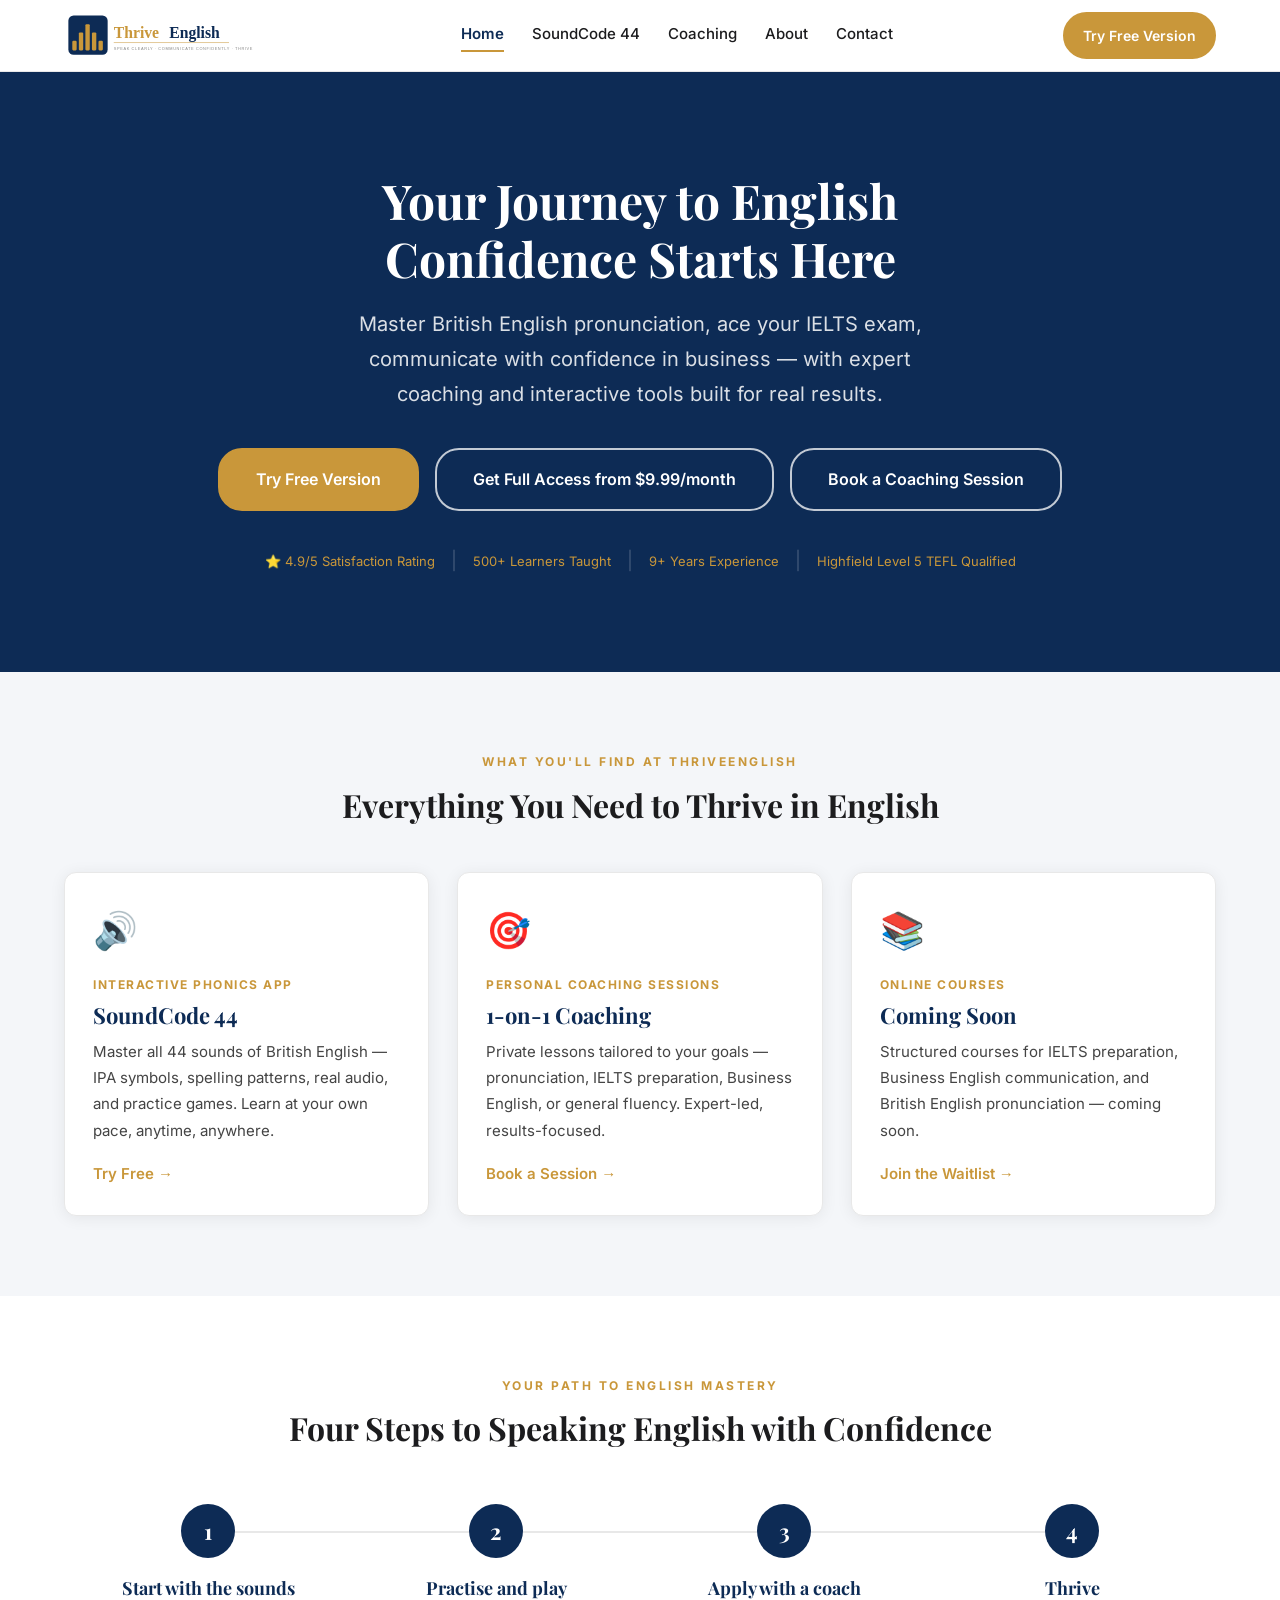
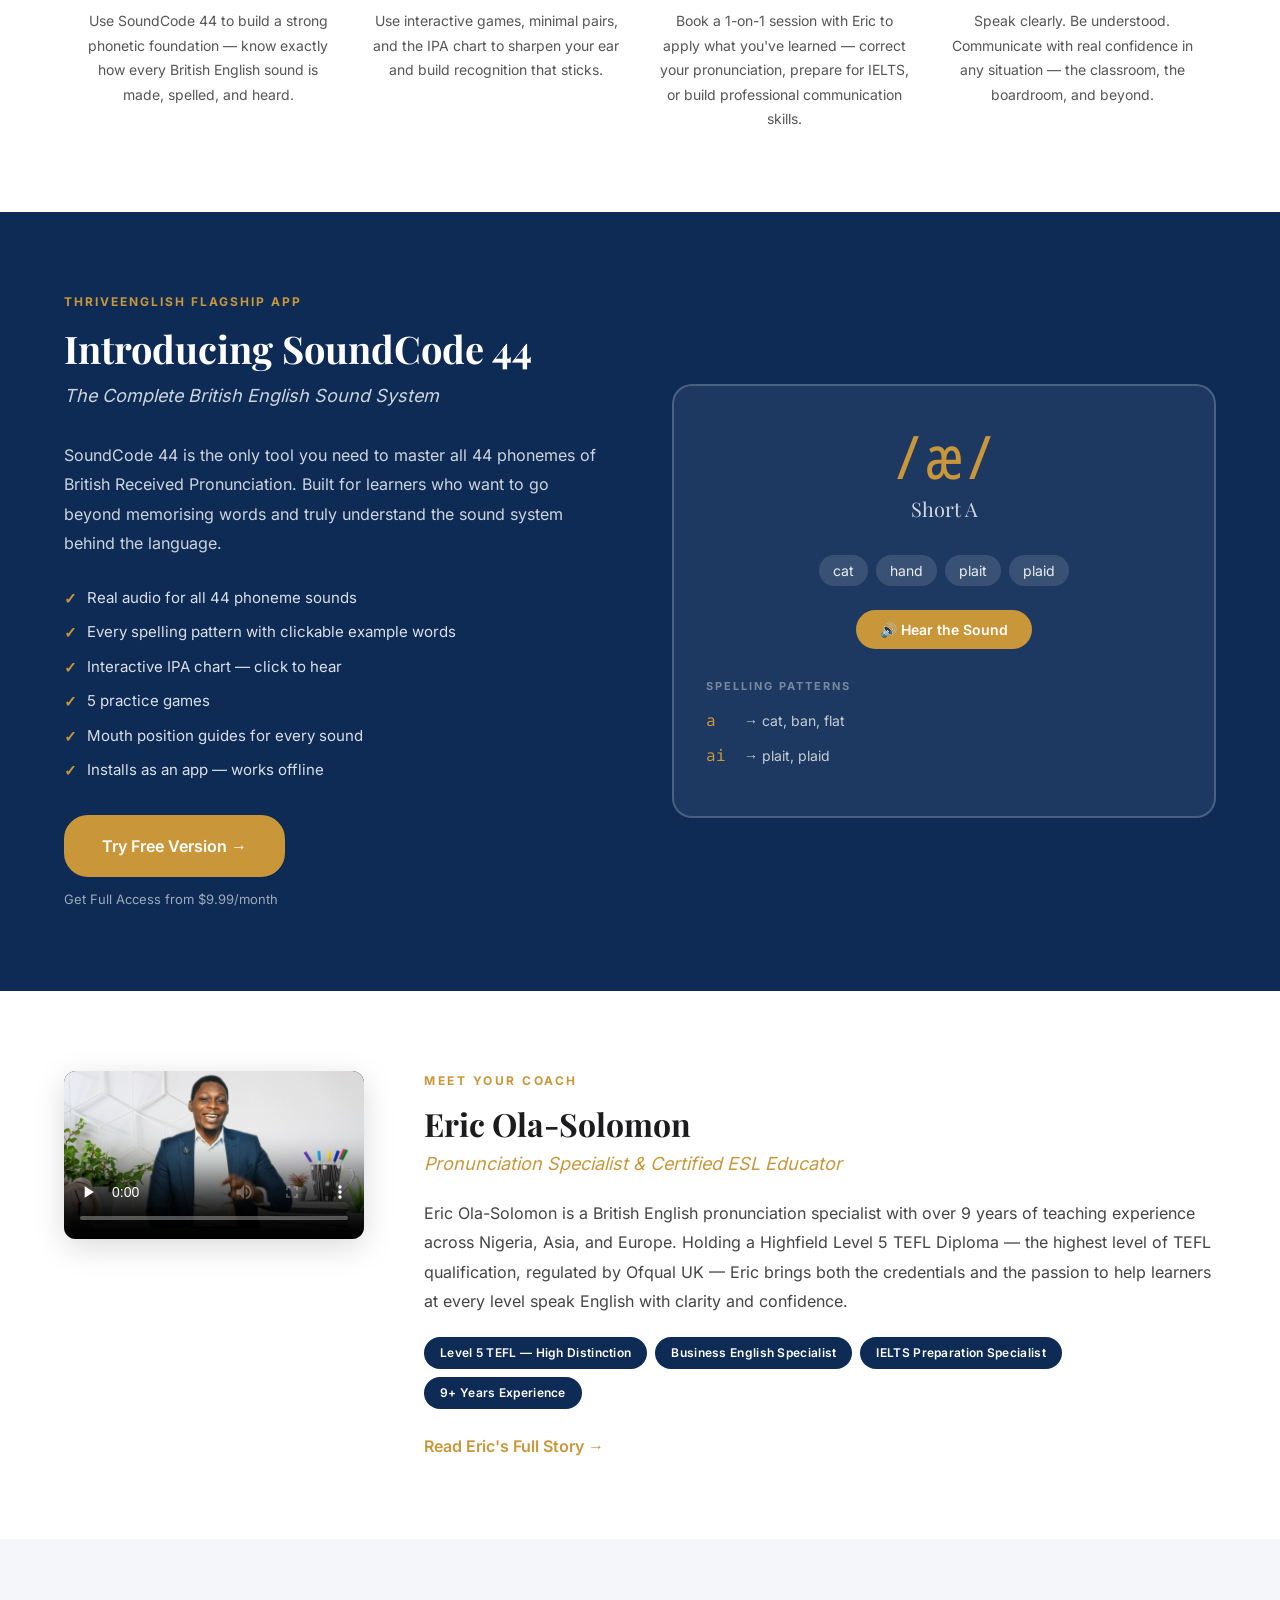
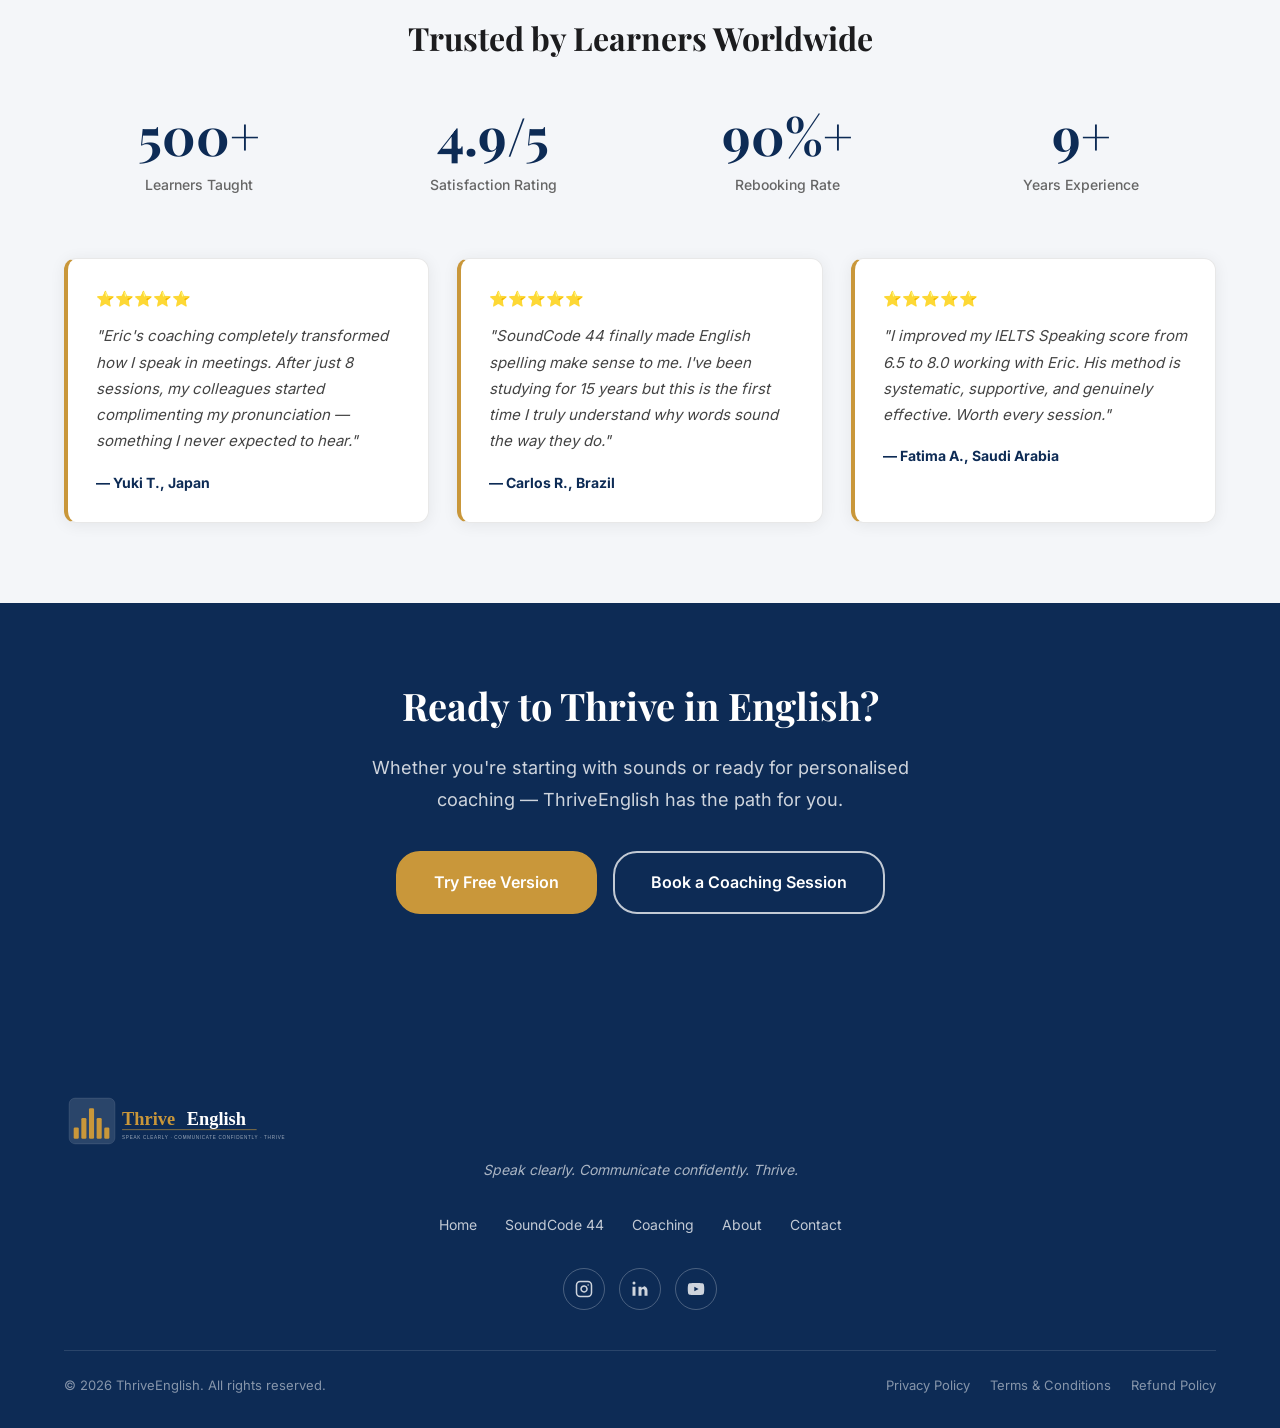
<file: index.html>
<!DOCTYPE html>
<html lang="en">
<head>
  <meta charset="UTF-8">
  <meta name="viewport" content="width=device-width, initial-scale=1.0">
  <title>ThriveEnglish &mdash; Speak Clearly. Communicate Confidently. Thrive.</title>
  <meta name="description" content="ThriveEnglish &mdash; Master British English pronunciation, prepare for IELTS, and communicate confidently with expert coaching and SoundCode 44, the complete interactive phonics app.">
  <meta name="keywords" content="British English pronunciation, IELTS preparation, English coaching, SoundCode 44, phonics app, IPA, ESL, TEFL">
  <meta property="og:title" content="ThriveEnglish &mdash; Speak Clearly. Communicate Confidently. Thrive.">
  <meta property="og:description" content="Master British English pronunciation, prepare for IELTS, and communicate confidently with expert coaching and SoundCode 44.">
  <meta property="og:image" content="img/logo-stacked.svg">
  <link rel="icon" type="image/svg+xml" href="img/logo-icon.svg">
  <link rel="apple-touch-icon" href="img/logo-icon.svg">
  <meta property="og:type" content="website">
  <meta property="og:url" content="https://thriveenglish.com/">
  <meta name="twitter:card" content="summary_large_image">
  <meta name="twitter:title" content="ThriveEnglish &mdash; Speak Clearly. Communicate Confidently. Thrive.">
  <meta name="twitter:description" content="Master British English pronunciation with expert coaching and SoundCode 44.">
  <meta name="twitter:image" content="img/og-image.jpg">
  <link rel="canonical" href="https://thriveenglish.com/">
  <link rel="stylesheet" href="css/style.css">
  <link rel="stylesheet" href="css/pages.css">
</head>
<body>

  <!-- NAVBAR -->
  <nav class="navbar" id="navbar" role="navigation" aria-label="Main navigation">
    <div class="nav-container">
      <a href="index.html" class="nav-logo" aria-label="ThriveEnglish Home">
        <img src="img/logo-horizontal.svg" alt="ThriveEnglish" height="50">
      </a>
      <ul class="nav-links" id="navLinks" role="menubar">
        <li role="none"><a href="index.html" role="menuitem">Home</a></li>
        <li role="none"><a href="soundcode44.html" role="menuitem">SoundCode 44</a></li>
        <li role="none"><a href="coaching.html" role="menuitem">Coaching</a></li>
        <li role="none"><a href="about.html" role="menuitem">About</a></li>
        <li role="none"><a href="contact.html" role="menuitem">Contact</a></li>
        <li class="nav-mobile-cta" role="none">
          <a href="soundcode44.html" class="btn btn-primary" role="menuitem">Try Free Version</a>
        </li>
      </ul>
      <a href="soundcode44.html" class="btn btn-primary nav-cta">Try Free Version</a>
      <button class="hamburger" id="hamburger" aria-label="Open menu" aria-expanded="false" aria-controls="navLinks">
        <span></span><span></span><span></span>
      </button>
    </div>
  </nav>

  <main>

    <!-- HERO -->
    <section class="hero">
      <div class="container">
        <h1 class="fade-in">Your Journey to English Confidence Starts Here</h1>
        <p class="hero-sub fade-in fade-in-delay-1">
          Master British English pronunciation, ace your IELTS exam, communicate with confidence in business &mdash; with expert coaching and interactive tools built for real results.
        </p>
        <div class="hero-btns fade-in fade-in-delay-2">
          <a href="https://soundcode44.thriveenglish.co" class="btn btn-primary btn-lg">Try Free Version</a>
          <a href="javascript:void(0)" id="home-getaccess-btn" onclick="homeGetAccess(event)" class="btn btn-outline-white btn-lg">Get Full Access from $9.99/month</a>
          <a href="coaching.html" class="btn btn-outline-white btn-lg">Book a Coaching Session</a>
        </div>
        <div class="trust-bar fade-in fade-in-delay-3">
          <span class="trust-item">&#11088; 4.9/5 Satisfaction Rating</span>
          <span class="trust-divider">|</span>
          <span class="trust-item">500+ Learners Taught</span>
          <span class="trust-divider">|</span>
          <span class="trust-item">9+ Years Experience</span>
          <span class="trust-divider">|</span>
          <span class="trust-item">Highfield Level 5 TEFL Qualified</span>
        </div>
      </div>
    </section>

    <!-- WHAT WE OFFER -->
    <section class="section bg-light">
      <div class="container">
        <div class="text-center" style="margin-bottom: 48px;">
          <span class="section-label">What You'll Find at ThriveEnglish</span>
          <h2>Everything You Need to Thrive in English</h2>
        </div>
        <div class="grid-3">
          <div class="card offer-card fade-in">
            <span class="offer-card-icon">&#128266;</span>
            <span class="offer-card-subtitle">Interactive Phonics App</span>
            <h3>SoundCode 44</h3>
            <p>Master all 44 sounds of British English &mdash; IPA symbols, spelling patterns, real audio, and practice games. Learn at your own pace, anytime, anywhere.</p>
            <a href="soundcode44.html" class="card-link">Try Free &rarr;</a>
          </div>
          <div class="card offer-card fade-in fade-in-delay-1">
            <span class="offer-card-icon">&#127919;</span>
            <span class="offer-card-subtitle">Personal Coaching Sessions</span>
            <h3>1-on-1 Coaching</h3>
            <p>Private lessons tailored to your goals &mdash; pronunciation, IELTS preparation, Business English, or general fluency. Expert-led, results-focused.</p>
            <a href="coaching.html" class="card-link">Book a Session &rarr;</a>
          </div>
          <div class="card offer-card fade-in fade-in-delay-2">
            <span class="offer-card-icon">&#128218;</span>
            <span class="offer-card-subtitle">Online Courses</span>
            <h3>Coming Soon</h3>
            <p>Structured courses for IELTS preparation, Business English communication, and British English pronunciation &mdash; coming soon.</p>
            <a href="mailto:hello@thriveenglish.com" class="card-link">Join the Waitlist &rarr;</a>
          </div>
        </div>
      </div>
    </section>

    <!-- HOW IT WORKS -->
    <section class="section bg-white">
      <div class="container">
        <div class="text-center" style="margin-bottom: 56px;">
          <span class="section-label">Your Path to English Mastery</span>
          <h2>Four Steps to Speaking English with Confidence</h2>
        </div>
        <div class="steps-grid">
          <div class="step fade-in">
            <div class="step-number">1</div>
            <h3>Start with the sounds</h3>
            <p>Use SoundCode 44 to build a strong phonetic foundation &mdash; know exactly how every British English sound is made, spelled, and heard.</p>
          </div>
          <div class="step fade-in fade-in-delay-1">
            <div class="step-number">2</div>
            <h3>Practise and play</h3>
            <p>Use interactive games, minimal pairs, and the IPA chart to sharpen your ear and build recognition that sticks.</p>
          </div>
          <div class="step fade-in fade-in-delay-2">
            <div class="step-number">3</div>
            <h3>Apply with a coach</h3>
            <p>Book a 1-on-1 session with Eric to apply what you've learned &mdash; correct your pronunciation, prepare for IELTS, or build professional communication skills.</p>
          </div>
          <div class="step fade-in fade-in-delay-3">
            <div class="step-number">4</div>
            <h3>Thrive</h3>
            <p>Speak clearly. Be understood. Communicate with real confidence in any situation &mdash; the classroom, the boardroom, and beyond.</p>
          </div>
        </div>
      </div>
    </section>

    <!-- SOUNDCODE 44 FEATURE -->
    <section class="section sc-feature">
      <div class="container">
        <div class="sc-feature-grid">
          <!-- Left: text -->
          <div class="fade-in">
            <span class="sc-label">ThriveEnglish Flagship App</span>
            <h2>Introducing SoundCode 44</h2>
            <p class="sc-feature-sub">The Complete British English Sound System</p>
            <p>SoundCode 44 is the only tool you need to master all 44 phonemes of British Received Pronunciation. Built for learners who want to go beyond memorising words and truly understand the sound system behind the language.</p>
            <ul class="feature-checklist">
              <li>Real audio for all 44 phoneme sounds</li>
              <li>Every spelling pattern with clickable example words</li>
              <li>Interactive IPA chart &mdash; click to hear</li>
              <li>5 practice games</li>
              <li>Mouth position guides for every sound</li>
              <li>Installs as an app &mdash; works offline</li>
            </ul>
            <a href="soundcode44.html" class="btn btn-primary btn-lg">Try Free Version &rarr;</a>
            <a href="javascript:void(0)" id="home-getaccess-note" class="sc-cta-note" onclick="homeGetAccess(event)">Get Full Access from $9.99/month</a>
          </div>
          <!-- Right: phoneme mockup -->
          <div class="fade-in fade-in-delay-1">
            <div class="phoneme-mockup">
              <span class="phoneme-symbol">/&aelig;/</span>
              <p class="phoneme-name">Short A</p>
              <div class="phoneme-words">
                <span class="phoneme-word" onclick="playWord('cat')" style="cursor:pointer">cat</span>
                <span class="phoneme-word" onclick="playWord('hand')" style="cursor:pointer">hand</span>
                <span class="phoneme-word" onclick="playWord('plait')" style="cursor:pointer">plait</span>
                <span class="phoneme-word" onclick="playWord('plaid')" style="cursor:pointer">plaid</span>
              </div>
              <button class="phoneme-audio-btn" onclick="playPhoneme()">&#128266; Hear the Sound</button>
              <div class="phoneme-patterns">
                <span class="phoneme-patterns-label">Spelling Patterns</span>
                <div class="pattern-row">
                  <span class="pattern-spelling">a</span>
                  <span class="pattern-example">&rarr; cat, ban, flat</span>
                </div>
                <div class="pattern-row">
                  <span class="pattern-spelling">ai</span>
                  <span class="pattern-example">&rarr; plait, plaid</span>
                </div>
              </div>
            </div>
          </div>
        </div>
      </div>
    </section>

    <!-- ABOUT PREVIEW -->
    <section class="section bg-white">
      <div class="container">
        <div class="about-preview-grid">
          <div class="fade-in">
            <video class="eric-video"
                   controls
                   poster="img/video-thumbnail.jpg"
                   preload="none">
              <source src="img/eric-intro.mp4" type="video/mp4">
              Your browser does not support HTML5 video.
            </video>
          </div>
          <div class="fade-in fade-in-delay-1">
            <span class="section-label">Meet Your Coach</span>
            <h2 style="margin-bottom: 6px;">Eric Ola-Solomon</h2>
            <p style="font-size: 18px; color: var(--gold); font-style: italic; margin-bottom: 20px;">Pronunciation Specialist &amp; Certified ESL Educator</p>
            <p style="font-size: 16px; color: #444; line-height: 1.85;">
              Eric Ola-Solomon is a British English pronunciation specialist with over 9 years of teaching experience across Nigeria, Asia, and Europe. Holding a Highfield Level 5 TEFL Diploma &mdash; the highest level of TEFL qualification, regulated by Ofqual UK &mdash; Eric brings both the credentials and the passion to help learners at every level speak English with clarity and confidence.
            </p>
            <div class="credential-chips">
              <span class="chip">Level 5 TEFL &mdash; High Distinction</span>
              <span class="chip">Business English Specialist</span>
              <span class="chip">IELTS Preparation Specialist</span>
              <span class="chip">9+ Years Experience</span>
            </div>
            <a href="about.html" class="card-link" style="font-size: 16px;">Read Eric's Full Story &rarr;</a>
          </div>
        </div>
      </div>
    </section>

    <!-- SOCIAL PROOF -->
    <section class="section bg-light">
      <div class="container">
        <div class="text-center" style="margin-bottom: 52px;">
          <h2>Trusted by Learners Worldwide</h2>
        </div>
        <div class="stats-grid">
          <div class="fade-in text-center">
            <span class="stat-number">500+</span>
            <span class="stat-label">Learners Taught</span>
          </div>
          <div class="fade-in fade-in-delay-1 text-center">
            <span class="stat-number">4.9/5</span>
            <span class="stat-label">Satisfaction Rating</span>
          </div>
          <div class="fade-in fade-in-delay-2 text-center">
            <span class="stat-number">90%+</span>
            <span class="stat-label">Rebooking Rate</span>
          </div>
          <div class="fade-in fade-in-delay-3 text-center">
            <span class="stat-number">9+</span>
            <span class="stat-label">Years Experience</span>
          </div>
        </div>
        <div class="grid-3">
          <div class="card testimonial-card fade-in">
            <div class="testimonial-stars">&#11088;&#11088;&#11088;&#11088;&#11088;</div>
            <p class="testimonial-quote">"Eric's coaching completely transformed how I speak in meetings. After just 8 sessions, my colleagues started complimenting my pronunciation &mdash; something I never expected to hear."</p>
            <p class="testimonial-author">&mdash; Yuki T., Japan</p>
          </div>
          <div class="card testimonial-card fade-in fade-in-delay-1">
            <div class="testimonial-stars">&#11088;&#11088;&#11088;&#11088;&#11088;</div>
            <p class="testimonial-quote">"SoundCode 44 finally made English spelling make sense to me. I've been studying for 15 years but this is the first time I truly understand why words sound the way they do."</p>
            <p class="testimonial-author">&mdash; Carlos R., Brazil</p>
          </div>
          <div class="card testimonial-card fade-in fade-in-delay-2">
            <div class="testimonial-stars">&#11088;&#11088;&#11088;&#11088;&#11088;</div>
            <p class="testimonial-quote">"I improved my IELTS Speaking score from 6.5 to 8.0 working with Eric. His method is systematic, supportive, and genuinely effective. Worth every session."</p>
            <p class="testimonial-author">&mdash; Fatima A., Saudi Arabia</p>
          </div>
        </div>
      </div>
    </section>

    <!-- FINAL CTA -->
    <section class="section bg-navy text-center cta-section">
      <div class="container">
        <h2 class="fade-in" style="color: var(--white); font-size: 38px;">Ready to Thrive in English?</h2>
        <p class="fade-in fade-in-delay-1" style="color: rgba(255,255,255,0.8); font-size: 18px; max-width: 540px; margin: 0 auto 36px; line-height: 1.75;">
          Whether you're starting with sounds or ready for personalised coaching &mdash; ThriveEnglish has the path for you.
        </p>
        <div class="hero-btns fade-in fade-in-delay-2">
          <a href="soundcode44.html" class="btn btn-primary btn-lg">Try Free Version</a>
          <a href="coaching.html" class="btn btn-outline-white btn-lg">Book a Coaching Session</a>
        </div>
      </div>
    </section>

  </main>

  <!-- FOOTER -->
  <footer class="footer">
    <div class="footer-inner">
      <div class="footer-brand">
        <a href="index.html" class="footer-logo" aria-label="ThriveEnglish Home">
          <img src="img/logo-horizontal-reversed.svg" alt="ThriveEnglish" height="60">
        </a>
        <p class="footer-tagline">Speak clearly. Communicate confidently. Thrive.</p>
      </div>
      <nav class="footer-links-row" aria-label="Footer navigation">
        <a href="index.html">Home</a>
        <a href="soundcode44.html">SoundCode 44</a>
        <a href="coaching.html">Coaching</a>
        <a href="about.html">About</a>
        <a href="contact.html">Contact</a>
      </nav>
      <div class="footer-social">
        <a href="https://instagram.com/thriveenglish_" aria-label="Instagram">
          <svg width="18" height="18" viewBox="0 0 24 24" fill="none" stroke="currentColor" stroke-width="2" stroke-linecap="round" stroke-linejoin="round"><rect x="2" y="2" width="20" height="20" rx="5"/><path d="M16 11.37A4 4 0 1 1 12.63 8 4 4 0 0 1 16 11.37z"/><line x1="17.5" y1="6.5" x2="17.51" y2="6.5"/></svg>
        </a>
        <a href="#" aria-label="LinkedIn">
          <svg width="18" height="18" viewBox="0 0 24 24" fill="currentColor"><path d="M16 8a6 6 0 0 1 6 6v7h-4v-7a2 2 0 0 0-4 0v7h-4V9h4v1.5a5.4 5.4 0 0 1 4-1.5z"/><rect x="2" y="9" width="4" height="12"/><circle cx="4" cy="4" r="2"/></svg>
        </a>
        <a href="#" aria-label="YouTube">
          <svg width="18" height="18" viewBox="0 0 24 24" fill="currentColor"><path d="M22.54 6.42a2.78 2.78 0 0 0-1.95-1.96C18.88 4 12 4 12 4s-6.88 0-8.59.46a2.78 2.78 0 0 0-1.95 1.96A29 29 0 0 0 1 12a29 29 0 0 0 .46 5.58A2.78 2.78 0 0 0 3.41 19.6C5.12 20 12 20 12 20s6.88 0 8.59-.46a2.78 2.78 0 0 0 1.95-1.95A29 29 0 0 0 23 12a29 29 0 0 0-.46-5.58z"/><polygon points="9.75 15.02 15.5 12 9.75 8.98 9.75 15.02" fill="#0d2b55"/></svg>
        </a>
      </div>
      <hr class="footer-divider">
      <div class="footer-bottom">
        <p>&copy; 2026 ThriveEnglish. All rights reserved.</p>
        <div class="footer-legal">
          <a href="privacy-policy.html">Privacy Policy</a>
          <a href="terms.html">Terms &amp; Conditions</a>
          <a href="refund-policy.html">Refund Policy</a>
        </div>
      </div>
    </div>
  </footer>

  <script src="js/main.js"></script>
<script>
function playPhoneme() {
  var audio = new Audio("audio/vowel_short_a.mp3");
  audio.play();
}
function playWord(word) {
  var audio = new Audio("audio/word_" + word + ".mp3");
  audio.play();
}
</script>

<script>
async function homeGetAccess(event) {
  if (event) event.preventDefault();
  const ac = ['NG','GH','KE','ZA','EG','ET','TZ','UG','CM','CI','SN','ZM','ZW','RW','MZ','AO','MG','BJ','BF','ML','NE','TD','SO','SS','ER','DJ','CF','CG','CD','GA','GQ','ST','CV','KM','MU','SC','LY','TN','DZ','MA','SD','MR','GM','GW','SL','LR','GN','TG','LS','SZ','BW','NA','MW'];
  try {
    const res = await fetch('https://api.country.is');
    const data = await res.json();
    if (ac.includes(data.country)) { showHomePlanPicker(); return; }
  } catch(e) {}
  window.open('https://thriveenglish.gumroad.com/l/ynxtkb?wanted=true&offer_code=FOUNDING','_blank');
}
function showHomePlanPicker() {
  const ex = document.getElementById('home-plan-picker');
  if (ex) ex.remove();
  const o = document.createElement('div');
  o.id = 'home-plan-picker';
  o.style.cssText = 'position:fixed;top:0;left:0;right:0;bottom:0;background:rgba(13,43,85,0.88);z-index:99999;display:flex;align-items:center;justify-content:center;padding:16px;';
  o.addEventListener('click', function(e){ if(e.target===o) o.remove(); });
  const inner = document.createElement('div');
  inner.style.cssText = 'background:#fff;border-radius:18px;width:100%;max-width:420px;padding:32px 24px;text-align:center;';
  inner.innerHTML = '<div style="font-size:20px;font-weight:700;color:#0D2B55;margin-bottom:6px;">Choose Your Plan</div>'
    + '<div style="font-size:13px;color:#888;margin-bottom:24px;">Africa pricing via Selfany</div>';
  const row = document.createElement('div');
  row.style.cssText = 'display:flex;gap:14px;margin-bottom:20px;';
  const annualCard = document.createElement('div');
  annualCard.style.cssText = 'flex:1;border:2px solid #1A7A6E;border-radius:12px;padding:18px 12px;cursor:pointer;text-align:center;';
  annualCard.innerHTML = '<div style="font-size:11px;font-weight:700;color:#1A7A6E;letter-spacing:2px;text-transform:uppercase;margin-bottom:8px;">Annual</div>'
    + '<div style="font-size:28px;font-weight:700;color:#0D2B55;margin-bottom:4px;">$19.99</div>'
    + '<div style="font-size:12px;color:#888;margin-bottom:14px;">per year</div>'
    + '<div style="background:#1A7A6E;color:#fff;border-radius:8px;padding:10px 16px;font-size:14px;font-weight:600;">Get Annual</div>';
  annualCard.addEventListener('click', function(){ window.open('https://selfany.com/SoundCode44annual','_blank'); o.remove(); });
  const lifetimeCard = document.createElement('div');
  lifetimeCard.style.cssText = 'flex:1;border:2px solid #C9973A;border-radius:12px;padding:18px 12px;cursor:pointer;text-align:center;';
  lifetimeCard.innerHTML = '<div style="font-size:11px;font-weight:700;color:#C9973A;letter-spacing:2px;text-transform:uppercase;margin-bottom:8px;">Lifetime</div>'
    + '<div style="font-size:28px;font-weight:700;color:#0D2B55;margin-bottom:4px;">$49.99</div>'
    + '<div style="font-size:12px;color:#888;margin-bottom:14px;">one-time</div>'
    + '<div style="background:#C9973A;color:#0D2B55;border-radius:8px;padding:10px 16px;font-size:14px;font-weight:600;">Get Lifetime</div>';
  lifetimeCard.addEventListener('click', function(){ window.open('https://selfany.com/SoundCode44Lifetime','_blank'); o.remove(); });
  const closeBtn = document.createElement('div');
  closeBtn.style.cssText = 'font-size:12px;color:#aaa;cursor:pointer;margin-top:4px;';
  closeBtn.textContent = 'x Close';
  closeBtn.addEventListener('click', function(){ o.remove(); });
  row.appendChild(annualCard);
  row.appendChild(lifetimeCard);
  inner.appendChild(row);
  inner.appendChild(closeBtn);
  o.appendChild(inner);
  document.body.appendChild(o);
  history.pushState({homePlanPicker:true},'');
}
(async function() {
  const ac = ['NG','GH','KE','ZA','EG','ET','TZ','UG','CM','CI','SN','ZM','ZW','RW','MZ','AO','MG','BJ','BF','ML','NE','TD','SO','SS','ER','DJ','CF','CG','CD','GA','GQ','ST','CV','KM','MU','SC','LY','TN','DZ','MA','SD','MR','GM','GW','SL','LR','GN','TG','LS','SZ','BW','NA','MW'];
  let isAfrica = false;
  try {
    const res = await fetch('https://api.country.is');
    const data = await res.json();
    isAfrica = ac.includes(data.country);
  } catch(e) {}
  const btn = document.getElementById('home-getaccess-btn');
  if (btn) btn.textContent = isAfrica ? 'Get Full Access from $19.99/year' : 'Get Full Access from $9.99/month';
  const note = document.getElementById('home-getaccess-note');
  if (note) note.textContent = isAfrica ? 'Get Full Access from $19.99/year' : 'Get Full Access from $9.99/month';
})();
</script>
<script>
window.addEventListener('popstate', function() {
  const o = document.getElementById('home-plan-picker');
  if (o) { o.remove(); history.pushState(null, ''); }
});
</script>
</body>
</html>
</file>
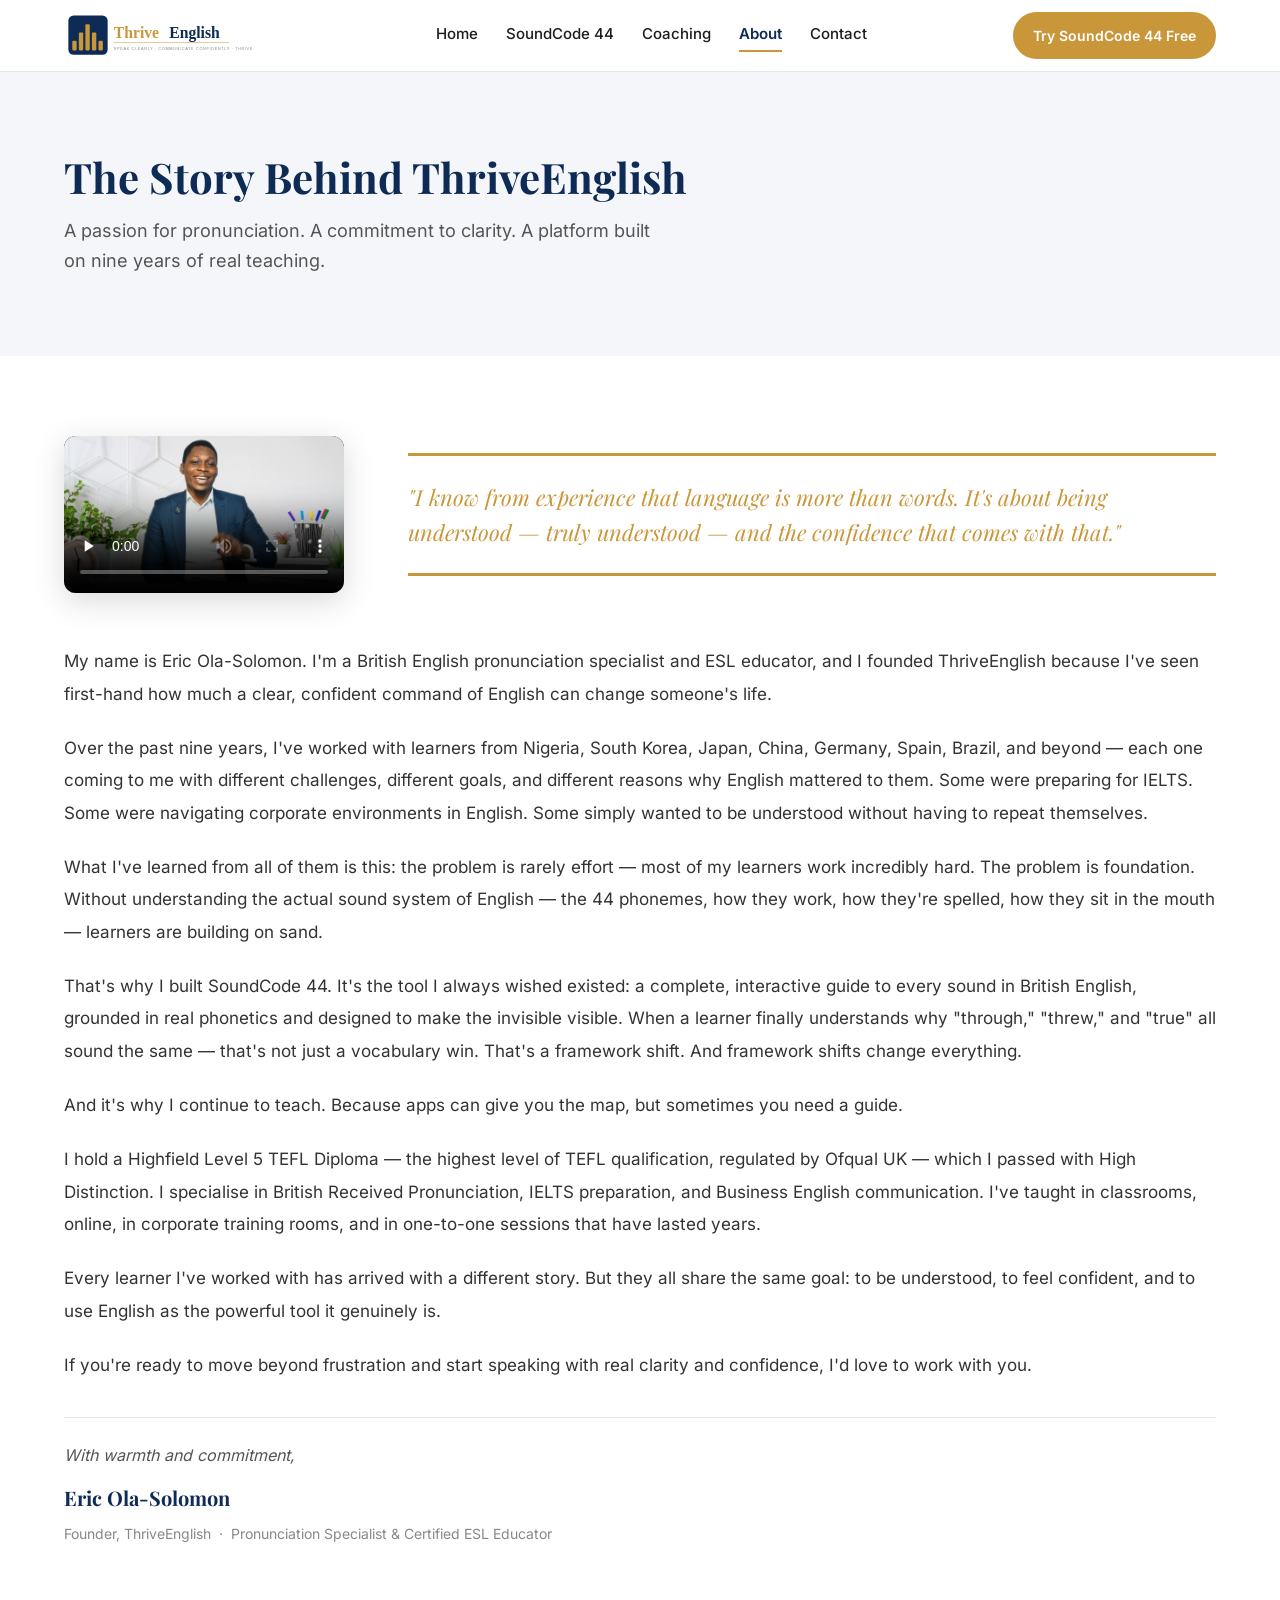
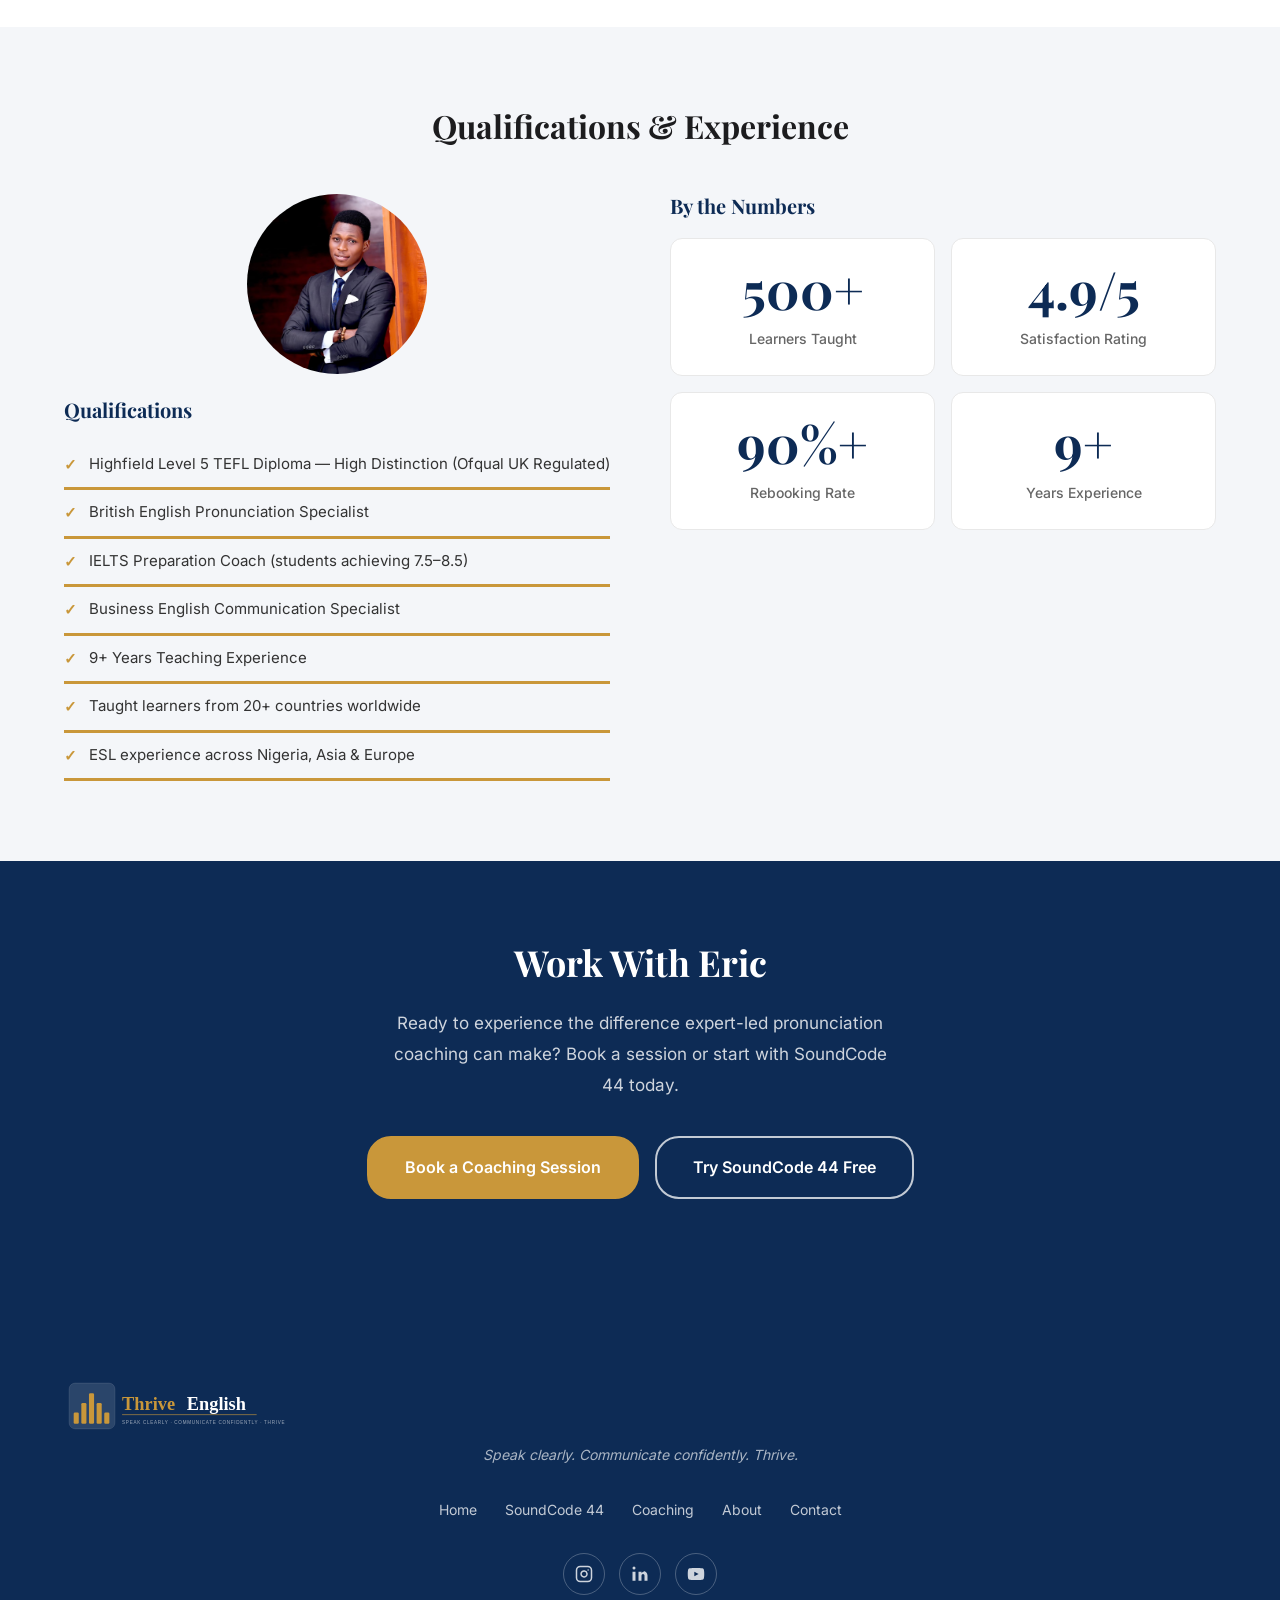
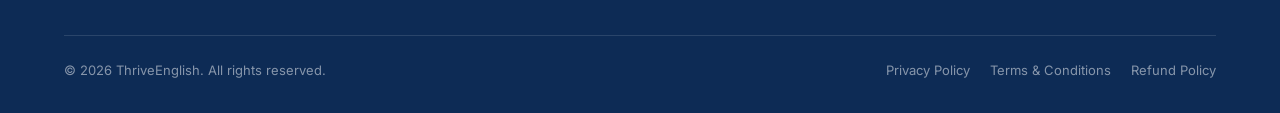
<file: about.html>
<!DOCTYPE html>
<html lang="en">
<head>
  <meta charset="UTF-8">
  <meta name="viewport" content="width=device-width, initial-scale=1.0">
  <title>About Eric Ola-Solomon | ThriveEnglish</title>
  <meta name="description" content="Meet Eric Ola-Solomon &mdash; British English pronunciation specialist, Highfield Level 5 TEFL qualified with High Distinction, and founder of ThriveEnglish.">
  <meta name="keywords" content="Eric Ola-Solomon, ThriveEnglish founder, British English pronunciation, TEFL qualified, ESL educator, about">
  <meta property="og:title" content="About Eric Ola-Solomon | ThriveEnglish">
  <meta property="og:description" content="Meet Eric Ola-Solomon &mdash; pronunciation specialist, Level 5 TEFL qualified, and founder of ThriveEnglish.">
  <meta property="og:image" content="img/logo-stacked.svg">
  <link rel="icon" type="image/svg+xml" href="img/logo-icon.svg">
  <link rel="apple-touch-icon" href="img/logo-icon.svg">
  <meta property="og:type" content="website">
  <meta property="og:url" content="https://thriveenglish.com/about.html">
  <meta name="twitter:card" content="summary_large_image">
  <meta name="twitter:title" content="About Eric Ola-Solomon | ThriveEnglish">
  <meta name="twitter:description" content="Pronunciation specialist, Level 5 TEFL qualified, and founder of ThriveEnglish.">
  <meta name="twitter:image" content="img/og-image.jpg">
  <link rel="canonical" href="https://thriveenglish.com/about.html">
  <link rel="stylesheet" href="css/style.css">
  <link rel="stylesheet" href="css/pages.css">
</head>
<body>

  <!-- NAVBAR -->
  <nav class="navbar" id="navbar" role="navigation" aria-label="Main navigation">
    <div class="nav-container">
      <a href="index.html" class="nav-logo" aria-label="ThriveEnglish Home">
        <img src="img/logo-horizontal.svg" alt="ThriveEnglish" height="50">
      </a>
      <ul class="nav-links" id="navLinks" role="menubar">
        <li role="none"><a href="index.html" role="menuitem">Home</a></li>
        <li role="none"><a href="soundcode44.html" role="menuitem">SoundCode 44</a></li>
        <li role="none"><a href="coaching.html" role="menuitem">Coaching</a></li>
        <li role="none"><a href="about.html" role="menuitem">About</a></li>
        <li role="none"><a href="contact.html" role="menuitem">Contact</a></li>
        <li class="nav-mobile-cta" role="none">
          <a href="soundcode44.html" class="btn btn-primary" role="menuitem">Try SoundCode 44 Free</a>
        </li>
      </ul>
      <a href="soundcode44.html" class="btn btn-primary nav-cta">Try SoundCode 44 Free</a>
      <button class="hamburger" id="hamburger" aria-label="Open menu" aria-expanded="false" aria-controls="navLinks">
        <span></span><span></span><span></span>
      </button>
    </div>
  </nav>

  <main>

    <!-- HERO -->
    <section class="about-hero">
      <div class="container">
        <h1 class="fade-in">The Story Behind ThriveEnglish</h1>
        <p class="about-hero-sub fade-in fade-in-delay-1">A passion for pronunciation. A commitment to clarity. A platform built on nine years of real teaching.</p>
      </div>
    </section>

    <!-- MAIN ABOUT SECTION -->
    <section class="section bg-white">
      <div class="container">

        <!-- Top: photo + pull quote -->
        <div class="about-main-grid">
          <div class="fade-in">
            <video class="eric-video"
                   controls
                   poster="img/video-thumbnail.jpg"
                   preload="none">
              <source src="img/eric-intro.mp4" type="video/mp4">
              Your browser does not support HTML5 video.
            </video>
          </div>
          <div class="fade-in fade-in-delay-1">
            <p class="pull-quote">"I know from experience that language is more than words. It's about being understood &mdash; truly understood &mdash; and the confidence that comes with that."</p>
          </div>
        </div>

        <!-- Body text -->
        <div class="about-body fade-in">
          <p>My name is Eric Ola-Solomon. I'm a British English pronunciation specialist and ESL educator, and I founded ThriveEnglish because I've seen first-hand how much a clear, confident command of English can change someone's life.</p>

          <p>Over the past nine years, I've worked with learners from Nigeria, South Korea, Japan, China, Germany, Spain, Brazil, and beyond &mdash; each one coming to me with different challenges, different goals, and different reasons why English mattered to them. Some were preparing for IELTS. Some were navigating corporate environments in English. Some simply wanted to be understood without having to repeat themselves.</p>

          <p>What I've learned from all of them is this: the problem is rarely effort &mdash; most of my learners work incredibly hard. The problem is foundation. Without understanding the actual sound system of English &mdash; the 44 phonemes, how they work, how they're spelled, how they sit in the mouth &mdash; learners are building on sand.</p>

          <p>That's why I built SoundCode 44. It's the tool I always wished existed: a complete, interactive guide to every sound in British English, grounded in real phonetics and designed to make the invisible visible. When a learner finally understands why "through," "threw," and "true" all sound the same &mdash; that's not just a vocabulary win. That's a framework shift. And framework shifts change everything.</p>

          <p>And it's why I continue to teach. Because apps can give you the map, but sometimes you need a guide.</p>

          <p>I hold a Highfield Level 5 TEFL Diploma &mdash; the highest level of TEFL qualification, regulated by Ofqual UK &mdash; which I passed with High Distinction. I specialise in British Received Pronunciation, IELTS preparation, and Business English communication. I've taught in classrooms, online, in corporate training rooms, and in one-to-one sessions that have lasted years.</p>

          <p>Every learner I've worked with has arrived with a different story. But they all share the same goal: to be understood, to feel confident, and to use English as the powerful tool it genuinely is.</p>

          <p>If you're ready to move beyond frustration and start speaking with real clarity and confidence, I'd love to work with you.</p>

          <div class="about-signoff">
            <em>With warmth and commitment,</em>
            <strong>Eric Ola-Solomon</strong>
            <span>Founder, ThriveEnglish &nbsp;&middot;&nbsp; Pronunciation Specialist &amp; Certified ESL Educator</span>
          </div>
        </div>

      </div>
    </section>

    <!-- CREDENTIALS SECTION -->
    <section class="section bg-light">
      <div class="container">
        <div class="text-center" style="margin-bottom: 48px;">
          <h2>Qualifications &amp; Experience</h2>
        </div>
        <div class="creds-grid">
          <div class="fade-in">
              <img src="img/eric-portrait.jpg" alt="Eric Ola-Solomon" style="width: 180px; height: 180px; object-fit: cover; object-position: top; border-radius: 50%; display: block; margin: 0 auto 24px;">
            <h3>Qualifications</h3>
            <ul class="qual-list">
              <li>Highfield Level 5 TEFL Diploma &mdash; High Distinction (Ofqual UK Regulated)</li>
              <li>British English Pronunciation Specialist</li>
              <li>IELTS Preparation Coach (students achieving 7.5&ndash;8.5)</li>
              <li>Business English Communication Specialist</li>
              <li>9+ Years Teaching Experience</li>
              <li>Taught learners from 20+ countries worldwide</li>
              <li>ESL experience across Nigeria, Asia &amp; Europe</li>
            </ul>
          </div>
          <div class="fade-in fade-in-delay-1">
            <h3>By the Numbers</h3>
            <div class="about-stats">
              <div class="about-stat">
                <span class="stat-number">500+</span>
                <span class="stat-label">Learners Taught</span>
              </div>
              <div class="about-stat">
                <span class="stat-number">4.9/5</span>
                <span class="stat-label">Satisfaction Rating</span>
              </div>
              <div class="about-stat">
                <span class="stat-number">90%+</span>
                <span class="stat-label">Rebooking Rate</span>
              </div>
              <div class="about-stat">
                <span class="stat-number">9+</span>
                <span class="stat-label">Years Experience</span>
              </div>
            </div>
          </div>
        </div>
      </div>
    </section>

    <!-- CTA -->
    <section class="section bg-navy text-center">
      <div class="container">
        <h2 class="fade-in" style="color: var(--white); font-size: 36px;">Work With Eric</h2>
        <p class="fade-in fade-in-delay-1" style="color: rgba(255,255,255,0.8); font-size: 17px; max-width: 500px; margin: 0 auto 36px; line-height: 1.8;">
          Ready to experience the difference expert-led pronunciation coaching can make? Book a session or start with SoundCode 44 today.
        </p>
        <div class="hero-btns fade-in fade-in-delay-2">
          <a href="coaching.html" class="btn btn-primary btn-lg">Book a Coaching Session</a>
          <a href="soundcode44.html" class="btn btn-outline-white btn-lg">Try SoundCode 44 Free</a>
        </div>
      </div>
    </section>

  </main>

  <!-- FOOTER -->
  <footer class="footer">
    <div class="footer-inner">
      <div class="footer-brand">
        <a href="index.html" class="footer-logo" aria-label="ThriveEnglish Home">
          <img src="img/logo-horizontal-reversed.svg" alt="ThriveEnglish" height="60">
        </a>
        <p class="footer-tagline">Speak clearly. Communicate confidently. Thrive.</p>
      </div>
      <nav class="footer-links-row" aria-label="Footer navigation">
        <a href="index.html">Home</a>
        <a href="soundcode44.html">SoundCode 44</a>
        <a href="coaching.html">Coaching</a>
        <a href="about.html">About</a>
        <a href="contact.html">Contact</a>
      </nav>
      <div class="footer-social">
        <a href="https://instagram.com/thriveenglish_" aria-label="Instagram">
          <svg width="18" height="18" viewBox="0 0 24 24" fill="none" stroke="currentColor" stroke-width="2" stroke-linecap="round" stroke-linejoin="round"><rect x="2" y="2" width="20" height="20" rx="5"/><path d="M16 11.37A4 4 0 1 1 12.63 8 4 4 0 0 1 16 11.37z"/><line x1="17.5" y1="6.5" x2="17.51" y2="6.5"/></svg>
        </a>
        <a href="#" aria-label="LinkedIn">
          <svg width="18" height="18" viewBox="0 0 24 24" fill="currentColor"><path d="M16 8a6 6 0 0 1 6 6v7h-4v-7a2 2 0 0 0-4 0v7h-4V9h4v1.5a5.4 5.4 0 0 1 4-1.5z"/><rect x="2" y="9" width="4" height="12"/><circle cx="4" cy="4" r="2"/></svg>
        </a>
        <a href="#" aria-label="YouTube">
          <svg width="18" height="18" viewBox="0 0 24 24" fill="currentColor"><path d="M22.54 6.42a2.78 2.78 0 0 0-1.95-1.96C18.88 4 12 4 12 4s-6.88 0-8.59.46a2.78 2.78 0 0 0-1.95 1.96A29 29 0 0 0 1 12a29 29 0 0 0 .46 5.58A2.78 2.78 0 0 0 3.41 19.6C5.12 20 12 20 12 20s6.88 0 8.59-.46a2.78 2.78 0 0 0 1.95-1.95A29 29 0 0 0 23 12a29 29 0 0 0-.46-5.58z"/><polygon points="9.75 15.02 15.5 12 9.75 8.98 9.75 15.02" fill="#0d2b55"/></svg>
        </a>
      </div>
      <hr class="footer-divider">
      <div class="footer-bottom">
        <p>&copy; 2026 ThriveEnglish. All rights reserved.</p>
        <div class="footer-legal">
          <a href="privacy-policy.html">Privacy Policy</a>
          <a href="terms.html">Terms &amp; Conditions</a>
          <a href="refund-policy.html">Refund Policy</a>
        </div>
      </div>
    </div>
  </footer>

  <script src="js/main.js"></script>
</body>
</html>
</file>
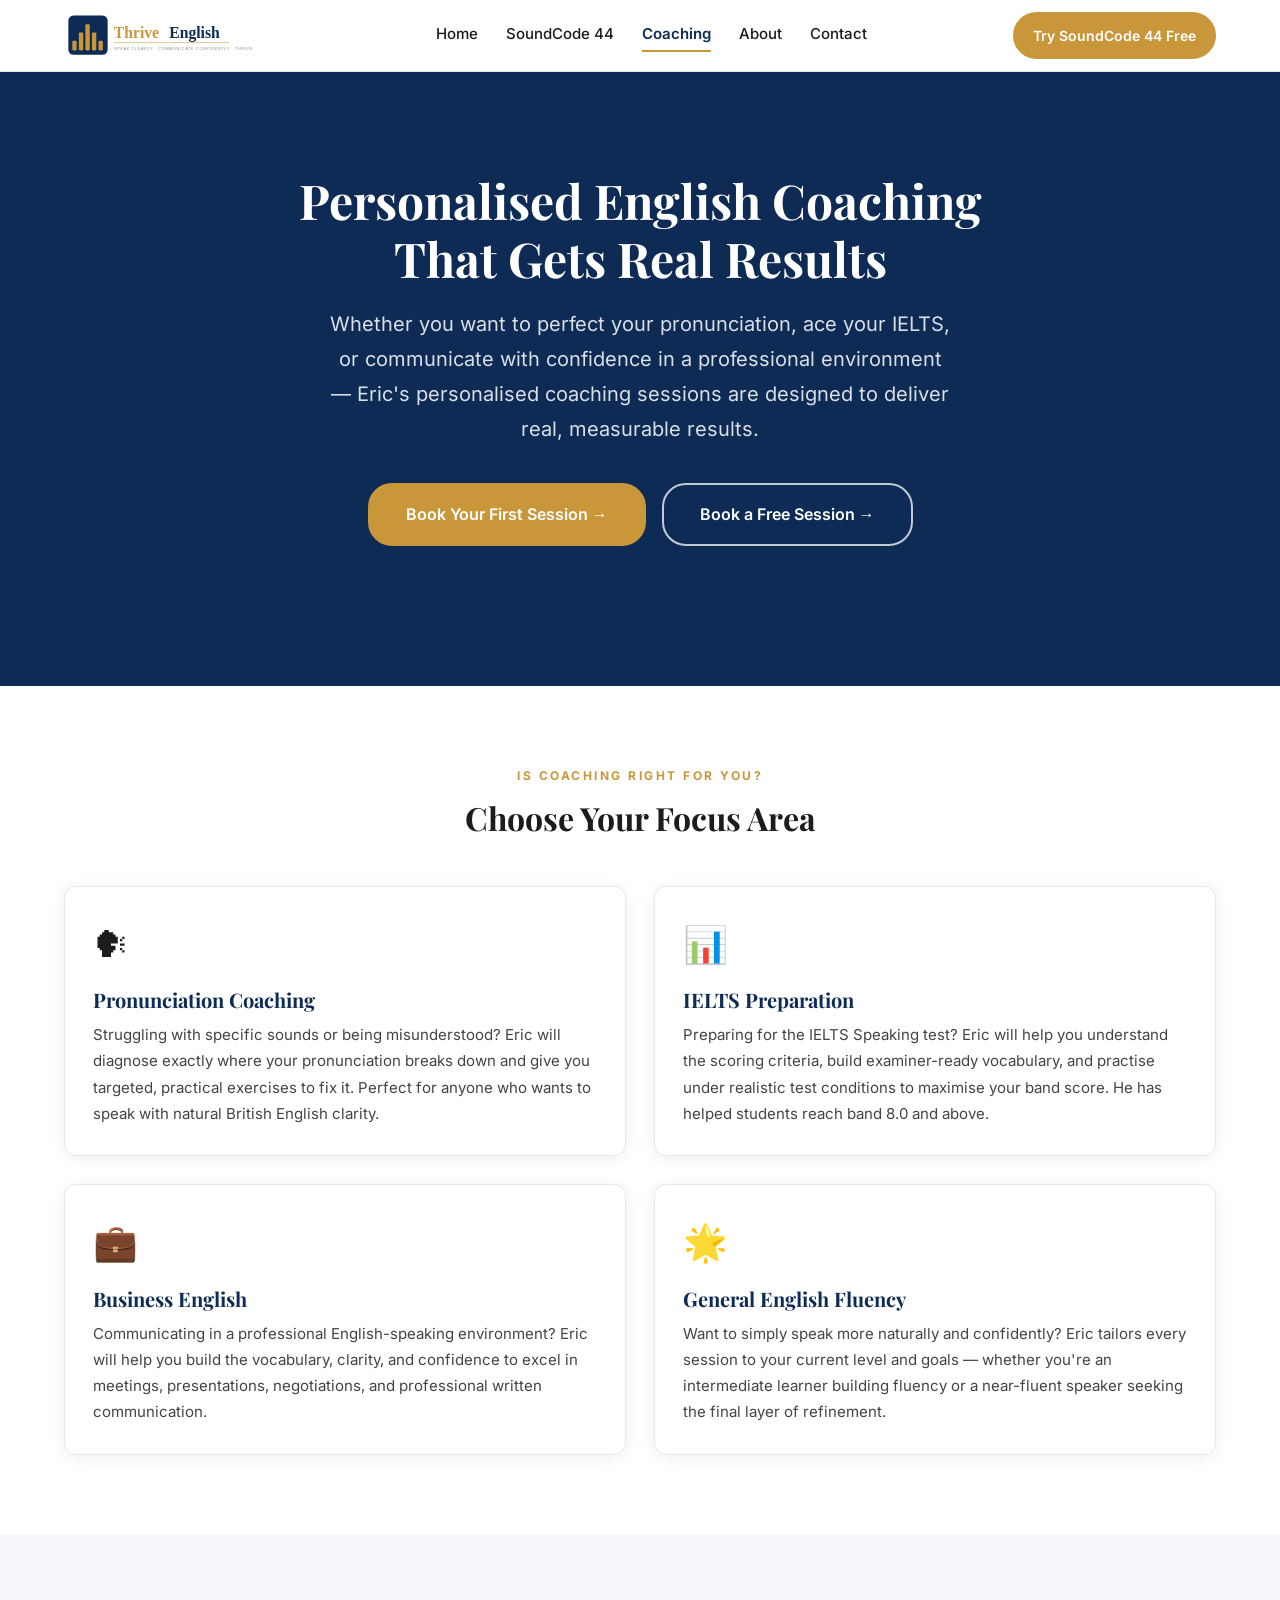
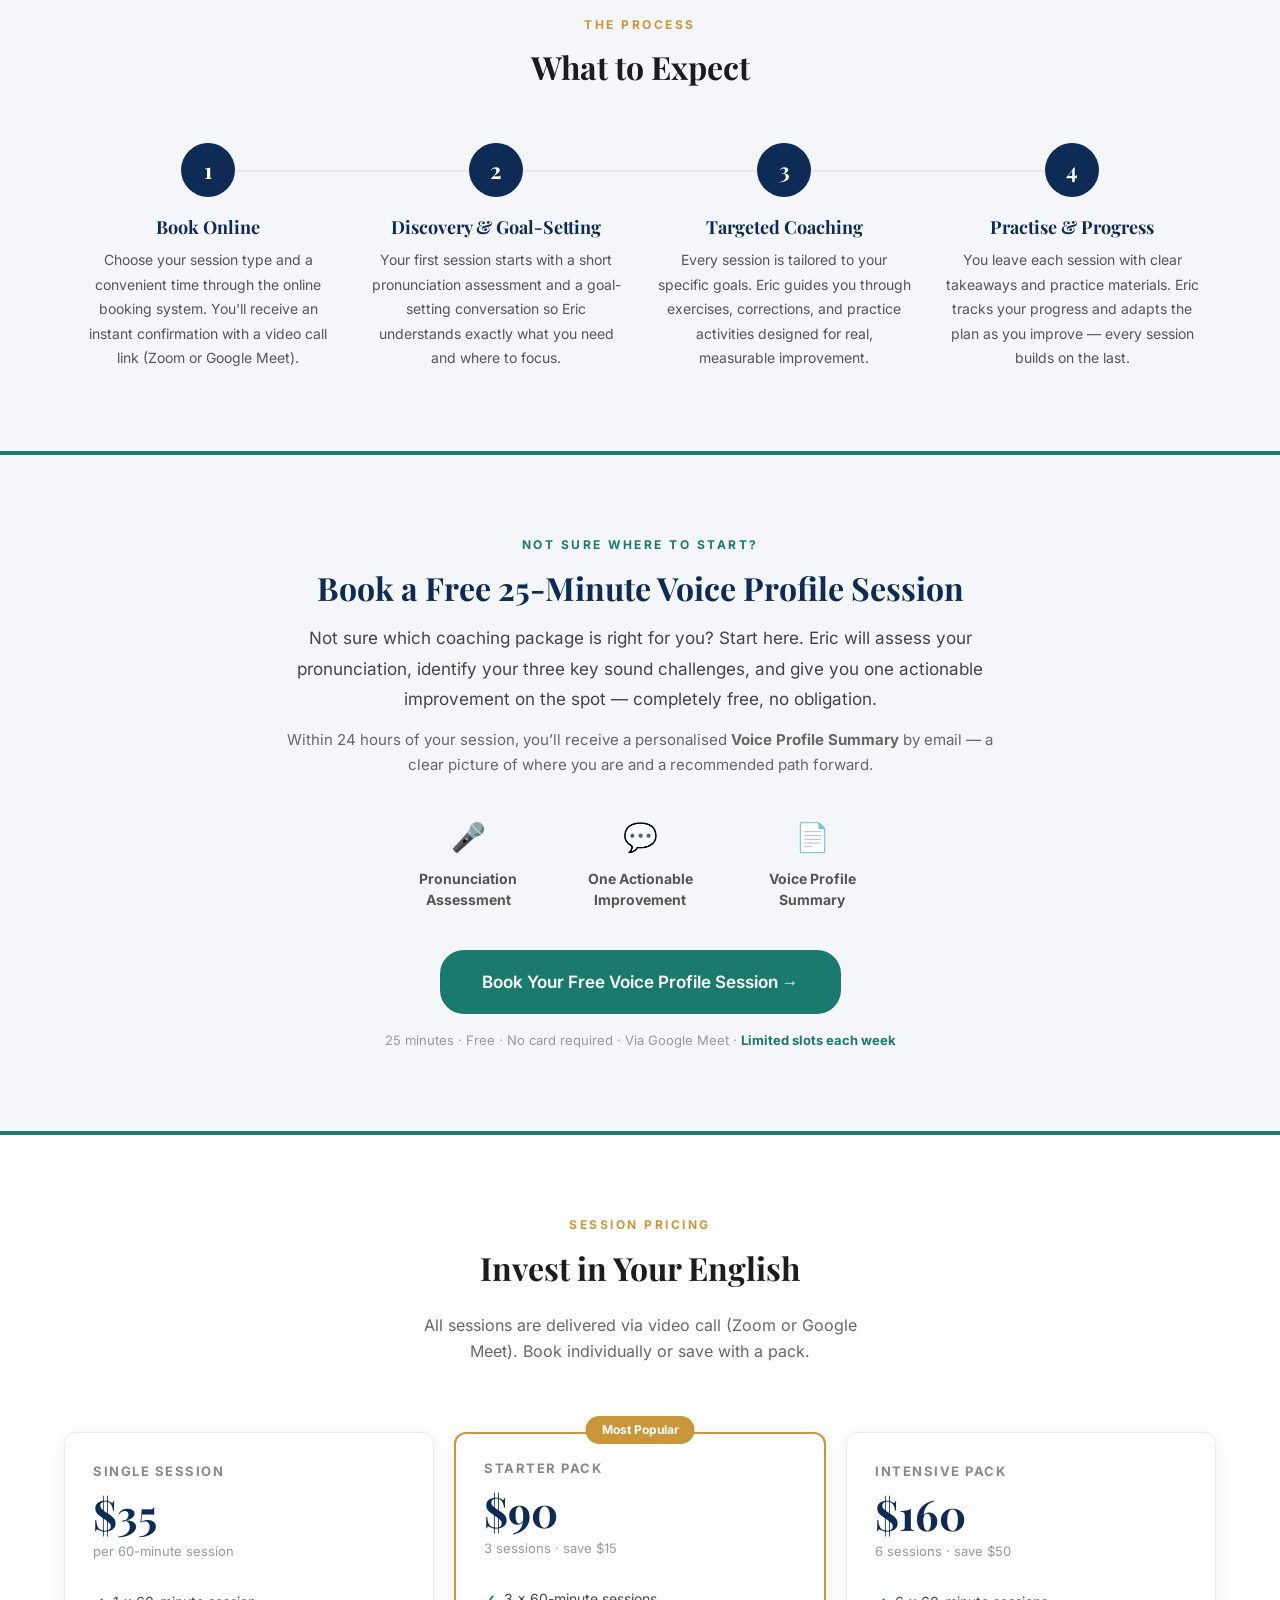
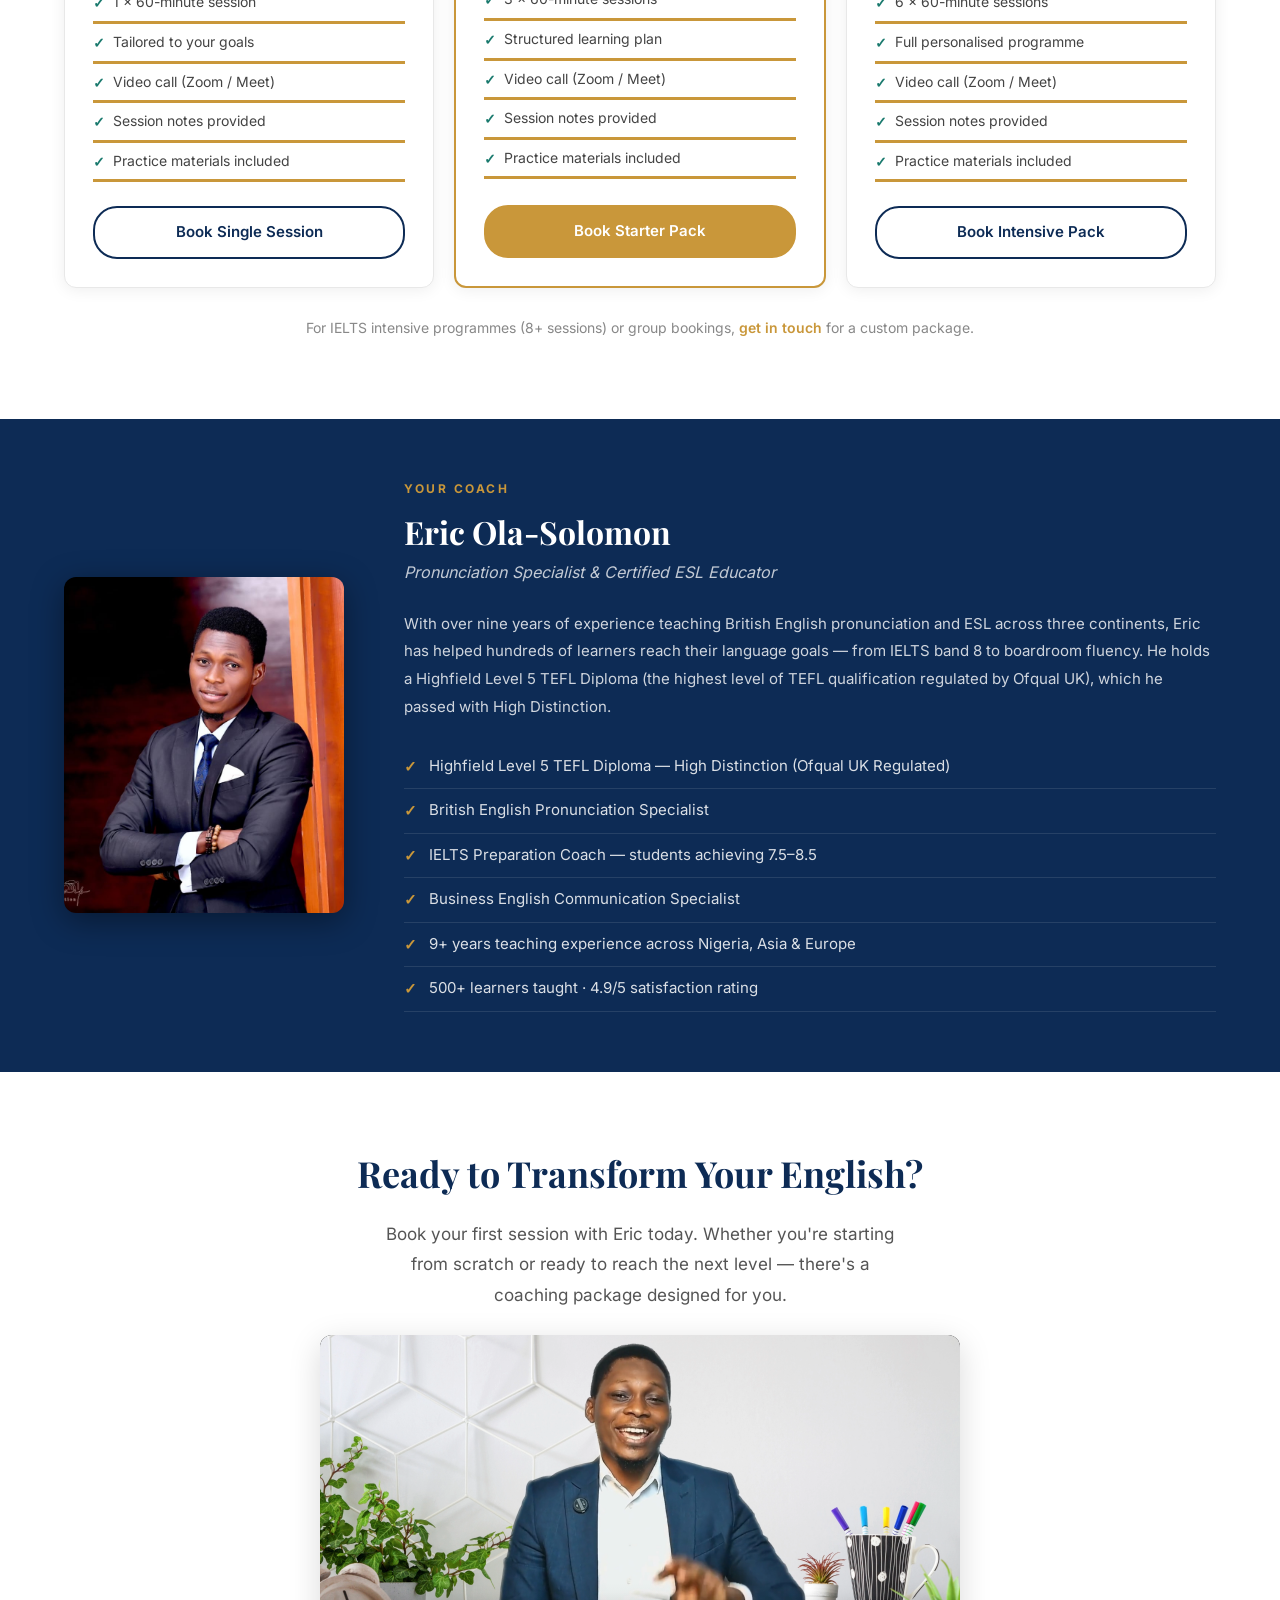
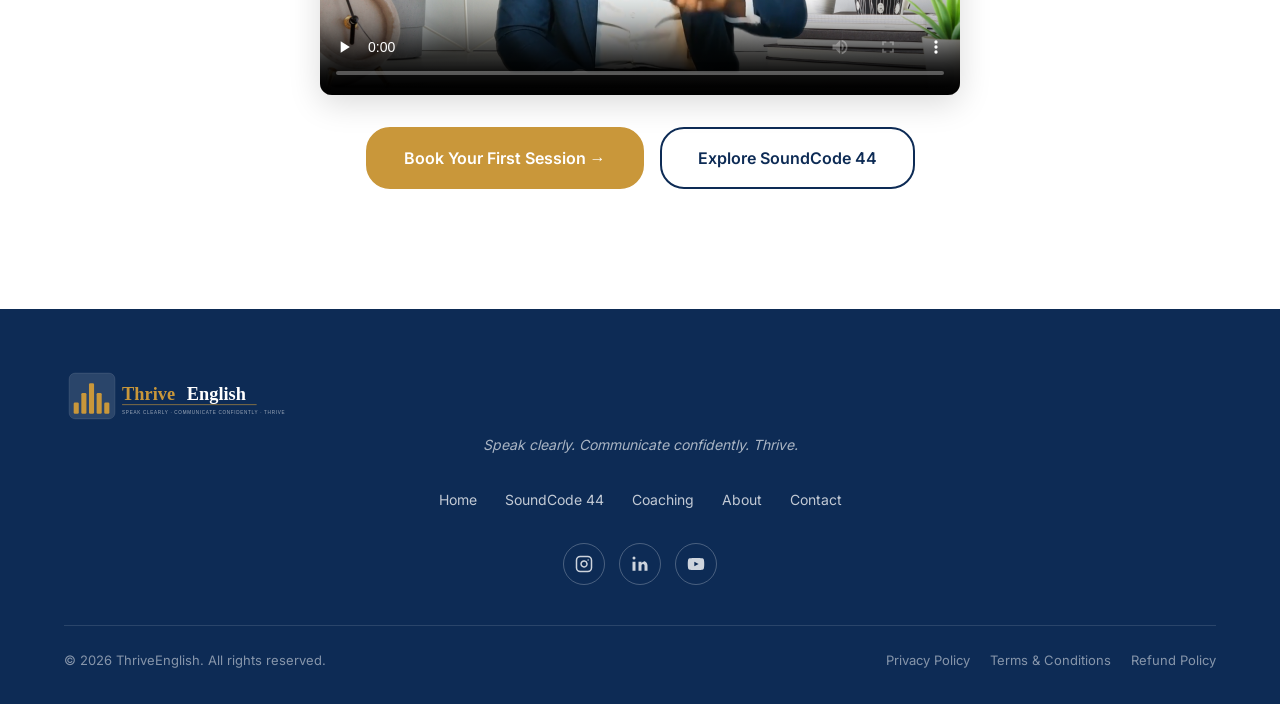
<file: coaching.html>
<!DOCTYPE html>
<html lang="en">
<head>
  <meta charset="UTF-8">
  <meta name="viewport" content="width=device-width, initial-scale=1.0">
  <title>1-on-1 English Coaching with Eric Ola-Solomon | ThriveEnglish</title>
  <meta name="description" content="Book a 1-on-1 English coaching session with Eric Ola-Solomon &mdash; pronunciation, IELTS preparation, and Business English. Highfield Level 5 TEFL qualified.">
  <meta name="keywords" content="English coaching, pronunciation coaching, IELTS preparation, Business English, 1-on-1 tutoring, Eric Ola-Solomon, ThriveEnglish">
  <meta property="og:title" content="1-on-1 English Coaching with Eric Ola-Solomon | ThriveEnglish">
  <meta property="og:description" content="Personalised English coaching for pronunciation, IELTS preparation, and Business English. Highfield Level 5 TEFL qualified.">
  <meta property="og:image" content="img/logo-stacked.svg">
  <link rel="icon" type="image/svg+xml" href="img/logo-icon.svg">
  <link rel="apple-touch-icon" href="img/logo-icon.svg">
  <meta property="og:type" content="website">
  <meta property="og:url" content="https://thriveenglish.com/coaching.html">
  <meta name="twitter:card" content="summary_large_image">
  <meta name="twitter:title" content="1-on-1 English Coaching | ThriveEnglish">
  <meta name="twitter:description" content="Personalised English coaching for pronunciation, IELTS, and Business English.">
  <meta name="twitter:image" content="img/og-image.jpg">
  <link rel="canonical" href="https://thriveenglish.com/coaching.html">
  <link rel="stylesheet" href="css/style.css">
  <link rel="stylesheet" href="css/pages.css">
</head>
<body>

  <!-- NAVBAR -->
  <nav class="navbar" id="navbar" role="navigation" aria-label="Main navigation">
    <div class="nav-container">
      <a href="index.html" class="nav-logo" aria-label="ThriveEnglish Home">
        <img src="img/logo-horizontal.svg" alt="ThriveEnglish" height="50">
      </a>
      <ul class="nav-links" id="navLinks" role="menubar">
        <li role="none"><a href="index.html" role="menuitem">Home</a></li>
        <li role="none"><a href="soundcode44.html" role="menuitem">SoundCode 44</a></li>
        <li role="none"><a href="coaching.html" role="menuitem">Coaching</a></li>
        <li role="none"><a href="about.html" role="menuitem">About</a></li>
        <li role="none"><a href="contact.html" role="menuitem">Contact</a></li>
        <li class="nav-mobile-cta" role="none">
          <a href="soundcode44.html" class="btn btn-primary" role="menuitem">Try SoundCode 44 Free</a>
        </li>
      </ul>
      <a href="soundcode44.html" class="btn btn-primary nav-cta">Try SoundCode 44 Free</a>
      <button class="hamburger" id="hamburger" aria-label="Open menu" aria-expanded="false" aria-controls="navLinks">
        <span></span><span></span><span></span>
      </button>
    </div>
  </nav>

  <main>

    <!-- HERO -->
    <section class="hero">
      <div class="container">
        <h1 class="fade-in">Personalised English Coaching That Gets Real Results</h1>
        <p class="hero-sub fade-in fade-in-delay-1">
          Whether you want to perfect your pronunciation, ace your IELTS, or communicate with confidence in a professional environment &mdash; Eric's personalised coaching sessions are designed to deliver real, measurable results.
        </p>
        <div class="hero-btns fade-in fade-in-delay-2">
          <a href="#" onclick="showCoachingPicker(event)" class="btn btn-primary btn-lg">Book Your First Session &rarr;</a>
          <a href="https://cal.com/thriveenglish/voiceprofile-session" target="_blank" class="btn btn-outline-white btn-lg">Book a Free Session &rarr;</a>
        </div>
      </div>
    </section>

    <!-- WHO THIS IS FOR -->
    <section class="section bg-white">
      <div class="container">
        <div class="text-center" style="margin-bottom: 48px;">
          <span class="section-label">Is Coaching Right for You?</span>
          <h2>Choose Your Focus Area</h2>
        </div>
        <div class="grid-2">
          <div class="card coaching-card fade-in" style="cursor:pointer;" onclick="showCoachingPicker(event)">
            <span class="coaching-card-icon">&#128483;</span>
            <h3>Pronunciation Coaching</h3>
            <p>Struggling with specific sounds or being misunderstood? Eric will diagnose exactly where your pronunciation breaks down and give you targeted, practical exercises to fix it. Perfect for anyone who wants to speak with natural British English clarity.</p>
          </div>
          <div class="card coaching-card fade-in fade-in-delay-1" style="cursor:pointer;" onclick="showCoachingPicker(event)">
            <span class="coaching-card-icon">&#128202;</span>
            <h3>IELTS Preparation</h3>
            <p>Preparing for the IELTS Speaking test? Eric will help you understand the scoring criteria, build examiner-ready vocabulary, and practise under realistic test conditions to maximise your band score. He has helped students reach band 8.0 and above.</p>
          </div>
          <div class="card coaching-card fade-in fade-in-delay-2" style="cursor:pointer;" onclick="showCoachingPicker(event)">
            <span class="coaching-card-icon">&#128188;</span>
            <h3>Business English</h3>
            <p>Communicating in a professional English-speaking environment? Eric will help you build the vocabulary, clarity, and confidence to excel in meetings, presentations, negotiations, and professional written communication.</p>
          </div>
          <div class="card coaching-card fade-in fade-in-delay-3" style="cursor:pointer;" onclick="showCoachingPicker(event)">
            <span class="coaching-card-icon">&#127775;</span>
            <h3>General English Fluency</h3>
            <p>Want to simply speak more naturally and confidently? Eric tailors every session to your current level and goals &mdash; whether you're an intermediate learner building fluency or a near-fluent speaker seeking the final layer of refinement.</p>
          </div>
        </div>
      </div>
    </section>

    <!-- HOW SESSIONS WORK -->
    <section class="section bg-light">
      <div class="container">
        <div class="text-center" style="margin-bottom: 56px;">
          <span class="section-label">The Process</span>
          <h2>What to Expect</h2>
        </div>
        <div class="steps-grid">
          <div class="step fade-in">
            <div class="step-number">1</div>
            <h3>Book Online</h3>
            <p>Choose your session type and a convenient time through the online booking system. You'll receive an instant confirmation with a video call link (Zoom or Google Meet).</p>
          </div>
          <div class="step fade-in fade-in-delay-1">
            <div class="step-number">2</div>
            <h3>Discovery &amp; Goal-Setting</h3>
            <p>Your first session starts with a short pronunciation assessment and a goal-setting conversation so Eric understands exactly what you need and where to focus.</p>
          </div>
          <div class="step fade-in fade-in-delay-2">
            <div class="step-number">3</div>
            <h3>Targeted Coaching</h3>
            <p>Every session is tailored to your specific goals. Eric guides you through exercises, corrections, and practice activities designed for real, measurable improvement.</p>
          </div>
          <div class="step fade-in fade-in-delay-3">
            <div class="step-number">4</div>
            <h3>Practise &amp; Progress</h3>
            <p>You leave each session with clear takeaways and practice materials. Eric tracks your progress and adapts the plan as you improve &mdash; every session builds on the last.</p>
          </div>
        </div>
      </div>
    </section>

    
      <!-- FREE VOICE PROFILE SESSION -->
      <section class="section bg-light" style="border-top: 4px solid var(--teal); border-bottom: 4px solid var(--teal);">
        <div class="container">
          <div style="max-width: 720px; margin: 0 auto; text-align: center;">
            <span class="section-label" style="color: var(--teal);">Not Sure Where to Start?</span>
            <h2 style="color: var(--navy); margin-bottom: 16px;">Book a Free 25-Minute Voice Profile Session</h2>
            <p style="color: #444; font-size: 17px; line-height: 1.8; margin-bottom: 12px;">
              Not sure which coaching package is right for you? Start here. Eric will assess your pronunciation, identify your three key sound challenges, and give you one actionable improvement on the spot &mdash; completely free, no obligation.
            </p>
            <p style="color: #666; font-size: 15px; line-height: 1.7; margin-bottom: 36px;">
              Within 24 hours of your session, you&rsquo;ll receive a personalised <strong>Voice Profile Summary</strong> by email &mdash; a clear picture of where you are and a recommended path forward.
            </p>
            <div style="display: flex; flex-wrap: wrap; justify-content: center; gap: 32px; margin-bottom: 40px;">
              <div style="text-align: center; min-width: 140px;">
                <div style="font-size: 28px; margin-bottom: 8px;">&#127908;</div>
                <p style="font-size: 14px; color: #555; margin: 0; line-height: 1.5;"><strong>Pronunciation<br>Assessment</strong></p>
              </div>
              <div style="text-align: center; min-width: 140px;">
                <div style="font-size: 28px; margin-bottom: 8px;">&#128172;</div>
                <p style="font-size: 14px; color: #555; margin: 0; line-height: 1.5;"><strong>One Actionable<br>Improvement</strong></p>
              </div>
              <div style="text-align: center; min-width: 140px;">
                <div style="font-size: 28px; margin-bottom: 8px;">&#128196;</div>
                <p style="font-size: 14px; color: #555; margin: 0; line-height: 1.5;"><strong>Voice Profile<br>Summary</strong></p>
              </div>
            </div>
            <a href="https://cal.com/thriveenglish/voiceprofile-session"
               target="_blank"
               class="btn btn-primary btn-lg"
               style="background: var(--teal); border-color: var(--teal); font-size: 17px; padding: 16px 40px;">
              Book Your Free Voice Profile Session &rarr;
            </a>
            <p style="color: #999; font-size: 13px; margin-top: 16px;">25 minutes &middot; Free &middot; No card required &middot; Via Google Meet &middot; <strong style="color: var(--teal);">Limited slots each week</strong></p>
          </div>
        </div>
      </section>

      <!-- PRICING -->
    <section class="section bg-white">
      <div class="container">
        <div class="text-center" style="margin-bottom: 48px;">
          <span class="section-label">Session Pricing</span>
          <h2>Invest in Your English</h2>
          <p style="color: #666; font-size: 16px; max-width: 480px; margin: 0 auto;">All sessions are delivered via video call (Zoom or Google Meet). Book individually or save with a pack.</p>
        </div>
        <div class="coaching-pricing-grid">

          <!-- Single Session -->
          <div class="card pricing-card fade-in">
            <p class="pricing-name">Single Session</p>
            <p class="pricing-price">$35</p>
            <p class="pricing-period">per 60-minute session</p>
            <ul class="pricing-features">
              <li>1 x 60-minute session</li>
              <li>Tailored to your goals</li>
              <li>Video call (Zoom / Meet)</li>
              <li>Session notes provided</li>
              <li>Practice materials included</li>
            </ul>
            <a href="#" onclick="showCoachingPicker(event)" class="btn btn-secondary btn-full">Book Single Session</a>
          </div>

          <!-- Starter Pack -->
          <div class="card pricing-card featured-gold fade-in fade-in-delay-1" style="padding-top: 24px; position: relative;">
            <span class="pricing-badge">Most Popular</span>
            <p class="pricing-name">Starter Pack</p>
            <p class="pricing-price">$90</p>
            <p class="pricing-period">3 sessions &middot; save $15</p>
            <ul class="pricing-features">
              <li>3 x 60-minute sessions</li>
              <li>Structured learning plan</li>
              <li>Video call (Zoom / Meet)</li>
              <li>Session notes provided</li>
              <li>Practice materials included</li>
            </ul>
            <a href="#" onclick="bookCoaching('https://thriveenglish.gumroad.com/l/coaching-starter','https://selfany.com/coachingstarter', event)" class="btn btn-primary btn-full">Book Starter Pack</a>
          </div>

          <!-- Intensive Pack -->
          <div class="card pricing-card fade-in fade-in-delay-2">
            <p class="pricing-name">Intensive Pack</p>
            <p class="pricing-price">$160</p>
            <p class="pricing-period">6 sessions &middot; save $50</p>
            <ul class="pricing-features">
              <li>6 x 60-minute sessions</li>
              <li>Full personalised programme</li>
              <li>Video call (Zoom / Meet)</li>
              <li>Session notes provided</li>
              <li>Practice materials included</li>
            </ul>
            <a href="#" onclick="bookCoaching('https://thriveenglish.gumroad.com/l/coaching-intensive','https://selfany.com/coachingintensive', event)" class="btn btn-secondary btn-full">Book Intensive Pack</a>
          </div>

        </div>
        <p style="text-align: center; color: #888; font-size: 14px; margin-top: 28px;">
          For IELTS intensive programmes (8+ sessions) or group bookings, <a href="contact.html" style="color: var(--gold); font-weight: 600;">get in touch</a> for a custom package.
        </p>
      </div>
    </section>

    <!-- ERIC'S CREDENTIALS -->
    <section class="section-sm bg-navy">
      <div class="container">
        <div class="coach-cred-grid">
          <div class="fade-in">
            <img src="img/eric-portrait.jpg"
                 alt="Eric Ola-Solomon &mdash; Your Coach"
                 class="eric-photo"
                 style="aspect-ratio: 5/6;">
          </div>
          <div class="fade-in fade-in-delay-1">
            <span class="section-label">Your Coach</span>
            <h2>Eric Ola-Solomon</h2>
            <p class="coach-sub">Pronunciation Specialist &amp; Certified ESL Educator</p>
            <p class="coach-body">With over nine years of experience teaching British English pronunciation and ESL across three continents, Eric has helped hundreds of learners reach their language goals &mdash; from IELTS band 8 to boardroom fluency. He holds a Highfield Level 5 TEFL Diploma (the highest level of TEFL qualification regulated by Ofqual UK), which he passed with High Distinction.</p>
            <ul class="cred-list">
              <li>Highfield Level 5 TEFL Diploma &mdash; High Distinction (Ofqual UK Regulated)</li>
              <li>British English Pronunciation Specialist</li>
              <li>IELTS Preparation Coach &mdash; students achieving 7.5&ndash;8.5</li>
              <li>Business English Communication Specialist</li>
              <li>9+ years teaching experience across Nigeria, Asia &amp; Europe</li>
              <li>500+ learners taught &middot; 4.9/5 satisfaction rating</li>
            </ul>
          </div>
        </div>
      </div>
    </section>

    <!-- FINAL CTA -->
    <section class="section bg-white text-center">
      <div class="container">
        <h2 class="fade-in" style="color: var(--navy); font-size: 36px;">Ready to Transform Your English?</h2>
        <p class="fade-in fade-in-delay-1" style="color: #555; font-size: 17px; max-width: 520px; margin: 0 auto 24px; line-height: 1.8;">
          Book your first session with Eric today. Whether you're starting from scratch or ready to reach the next level &mdash; there's a coaching package designed for you.
        </p>
        <div class="eric-video-wrap fade-in fade-in-delay-2">
          <video class="eric-video"
                 controls
                 poster="img/video-thumbnail.jpg"
                 preload="none">
            <source src="img/eric-intro.mp4" type="video/mp4">
            Your browser does not support HTML5 video.
          </video>
        </div>
        <div class="hero-btns fade-in fade-in-delay-3">
          <a href="#" onclick="showCoachingPicker(event)" class="btn btn-primary btn-lg">Book Your First Session &rarr;</a>
          <a href="soundcode44.html" class="btn btn-secondary btn-lg">Explore SoundCode 44</a>
        </div>
      </div>
    </section>

  </main>

  <!-- FOOTER -->
  <footer class="footer">
    <div class="footer-inner">
      <div class="footer-brand">
        <a href="index.html" class="footer-logo" aria-label="ThriveEnglish Home">
          <img src="img/logo-horizontal-reversed.svg" alt="ThriveEnglish" height="60">
        </a>
        <p class="footer-tagline">Speak clearly. Communicate confidently. Thrive.</p>
      </div>
      <nav class="footer-links-row" aria-label="Footer navigation">
        <a href="index.html">Home</a>
        <a href="soundcode44.html">SoundCode 44</a>
        <a href="coaching.html">Coaching</a>
        <a href="about.html">About</a>
        <a href="contact.html">Contact</a>
      </nav>
      <div class="footer-social">
        <a href="https://instagram.com/thriveenglish_" aria-label="Instagram">
          <svg width="18" height="18" viewBox="0 0 24 24" fill="none" stroke="currentColor" stroke-width="2" stroke-linecap="round" stroke-linejoin="round"><rect x="2" y="2" width="20" height="20" rx="5"/><path d="M16 11.37A4 4 0 1 1 12.63 8 4 4 0 0 1 16 11.37z"/><line x1="17.5" y1="6.5" x2="17.51" y2="6.5"/></svg>
        </a>
        <a href="#" aria-label="LinkedIn">
          <svg width="18" height="18" viewBox="0 0 24 24" fill="currentColor"><path d="M16 8a6 6 0 0 1 6 6v7h-4v-7a2 2 0 0 0-4 0v7h-4V9h4v1.5a5.4 5.4 0 0 1 4-1.5z"/><rect x="2" y="9" width="4" height="12"/><circle cx="4" cy="4" r="2"/></svg>
        </a>
        <a href="#" aria-label="YouTube">
          <svg width="18" height="18" viewBox="0 0 24 24" fill="currentColor"><path d="M22.54 6.42a2.78 2.78 0 0 0-1.95-1.96C18.88 4 12 4 12 4s-6.88 0-8.59.46a2.78 2.78 0 0 0-1.95 1.96A29 29 0 0 0 1 12a29 29 0 0 0 .46 5.58A2.78 2.78 0 0 0 3.41 19.6C5.12 20 12 20 12 20s6.88 0 8.59-.46a2.78 2.78 0 0 0 1.95-1.95A29 29 0 0 0 23 12a29 29 0 0 0-.46-5.58z"/><polygon points="9.75 15.02 15.5 12 9.75 8.98 9.75 15.02" fill="#0d2b55"/></svg>
        </a>
      </div>
      <hr class="footer-divider">
      <div class="footer-bottom">
        <p>&copy; 2026 ThriveEnglish. All rights reserved.</p>
        <div class="footer-legal">
          <a href="privacy-policy.html">Privacy Policy</a>
          <a href="terms.html">Terms &amp; Conditions</a>
          <a href="refund-policy.html">Refund Policy</a>
        </div>
      </div>
    </div>
  </footer>

  <script src="js/main.js"></script>

<script>


async function showCoachingPicker(event) {
  if (event) event.preventDefault();
  const existing = document.getElementById('coaching-picker-overlay');
  if (existing) existing.remove();
  const africanCountries = ['NG','GH','KE','ZA','EG','ET','TZ','UG','CM','CI','SN','ZM','ZW','RW','MZ','AO','MG','BJ','BF','ML','NE','TD','SO','SS','ER','DJ','CF','CG','CD','GA','GQ','ST','CV','KM','MU','SC','LY','TN','DZ','MA','SD','MR','GM','GW','SL','LR','GN','TG','LS','SZ','BW','NA','MW'];
  let isAfrica = false;
  try {
    const res = await fetch('https://ipapi.co/json/');
    const data = await res.json();
    isAfrica = africanCountries.includes(data.country_code);
  } catch(e) {}
  const singleUrl    = isAfrica ? 'https://selfany.com/coachingsingle'    : 'https://thriveenglish.gumroad.com/l/coaching-single';
  const starterUrl   = isAfrica ? 'https://selfany.com/coachingstarter'   : 'https://thriveenglish.gumroad.com/l/coaching-starter';
  const intensiveUrl = isAfrica ? 'https://selfany.com/coachingintensive' : 'https://thriveenglish.gumroad.com/l/coaching-intensive';
  const o = document.createElement('div');
  o.id = 'coaching-picker-overlay';
  o.style.cssText = 'position:fixed;top:0;left:0;right:0;bottom:0;background:rgba(13,43,85,0.88);z-index:99999;display:flex;align-items:center;justify-content:center;padding:16px;overflow-y:auto;';
  o.addEventListener('click', function(e){ if(e.target===o) o.remove(); });
  const closePicker = function(){ document.getElementById('coaching-picker-overlay').remove(); };
  const card = function(color, tag, name, price, period, btnText, url) {
    const d = document.createElement('div');
    d.style.cssText = 'flex:1;min-width:140px;border:2px solid '+color+';border-radius:12px;padding:18px 12px;cursor:pointer;text-align:center;';
    d.innerHTML = '<div style="font-size:11px;font-weight:700;color:'+color+';letter-spacing:2px;text-transform:uppercase;margin-bottom:8px;">'+name+'</div>'
      + '<div style="font-size:26px;font-weight:700;color:#0D2B55;margin-bottom:4px;">'+price+'</div>'
      + '<div style="font-size:12px;color:#888;margin-bottom:14px;">'+period+'</div>'
      + '<div style="background:'+color+';color:'+(color==='#C9973A'?'#0D2B55':'#fff')+';border-radius:8px;padding:8px 12px;font-size:13px;font-weight:600;">'+btnText+'</div>';
    d.addEventListener('click', function(){ window.open(url,'_blank'); closePicker(); });
    return d;
  };
  const inner = document.createElement('div');
  inner.style.cssText = 'background:#fff;border-radius:18px;width:100%;max-width:560px;padding:32px 24px;text-align:center;';
  inner.innerHTML = '<div style="font-size:20px;font-weight:700;color:#0D2B55;margin-bottom:6px;">Choose Your Coaching Package</div>'
    + '<div style="font-size:13px;color:#888;margin-bottom:24px;">All sessions are 60 minutes via Google Meet</div>';
  const row = document.createElement('div');
  row.style.cssText = 'display:flex;flex-wrap:wrap;gap:12px;margin-bottom:20px;justify-content:center;';
  row.appendChild(card('#1A7A6E','teal','Single Session','$35','1 x 60-min session','Book Single', singleUrl));
  row.appendChild(card('#C9973A','gold','Starter Pack','$90','3 x 60-min - save $15','Book Starter', starterUrl));
  row.appendChild(card('#0D2B55','navy','Intensive Pack','$160','6 x 60-min - save $50','Book Intensive', intensiveUrl));
  inner.appendChild(row);
  const closeBtn = document.createElement('div');
  closeBtn.style.cssText = 'font-size:12px;color:#aaa;cursor:pointer;';
  closeBtn.textContent = 'x Close';
  closeBtn.addEventListener('click', closePicker);
  inner.appendChild(closeBtn);
  o.appendChild(inner);
  document.body.appendChild(o);
  history.pushState({coachingPicker:true},'');
}
async function bookCoaching(gumroadUrl, selfanyUrl, event) {
  if (event) event.preventDefault();
  const africanCountries = ['NG','GH','KE','ZA','EG','ET','TZ','UG','CM','CI','SN','ZM','ZW','RW','MZ','AO','MG','BJ','BF','ML','NE','TD','SO','SS','ER','DJ','CF','CG','CD','GA','GQ','ST','CV','KM','MU','SC','LY','TN','DZ','MA','SD','MR','GM','GW','SL','LR','GN','TG','LS','SZ','BW','NA','MW'];
  try {
    const res = await fetch('https://ipapi.co/json/');
    const data = await res.json();
    window.open(africanCountries.includes(data.country_code) ? selfanyUrl : gumroadUrl, '_blank');
  } catch(e) {
    window.open(gumroadUrl, '_blank');
  }
}
</script>
<script>
window.addEventListener('popstate', function() {
  const o = document.getElementById('coaching-picker-overlay');
  if (o) o.remove();
});
</script>
</body>
</html>
</file>
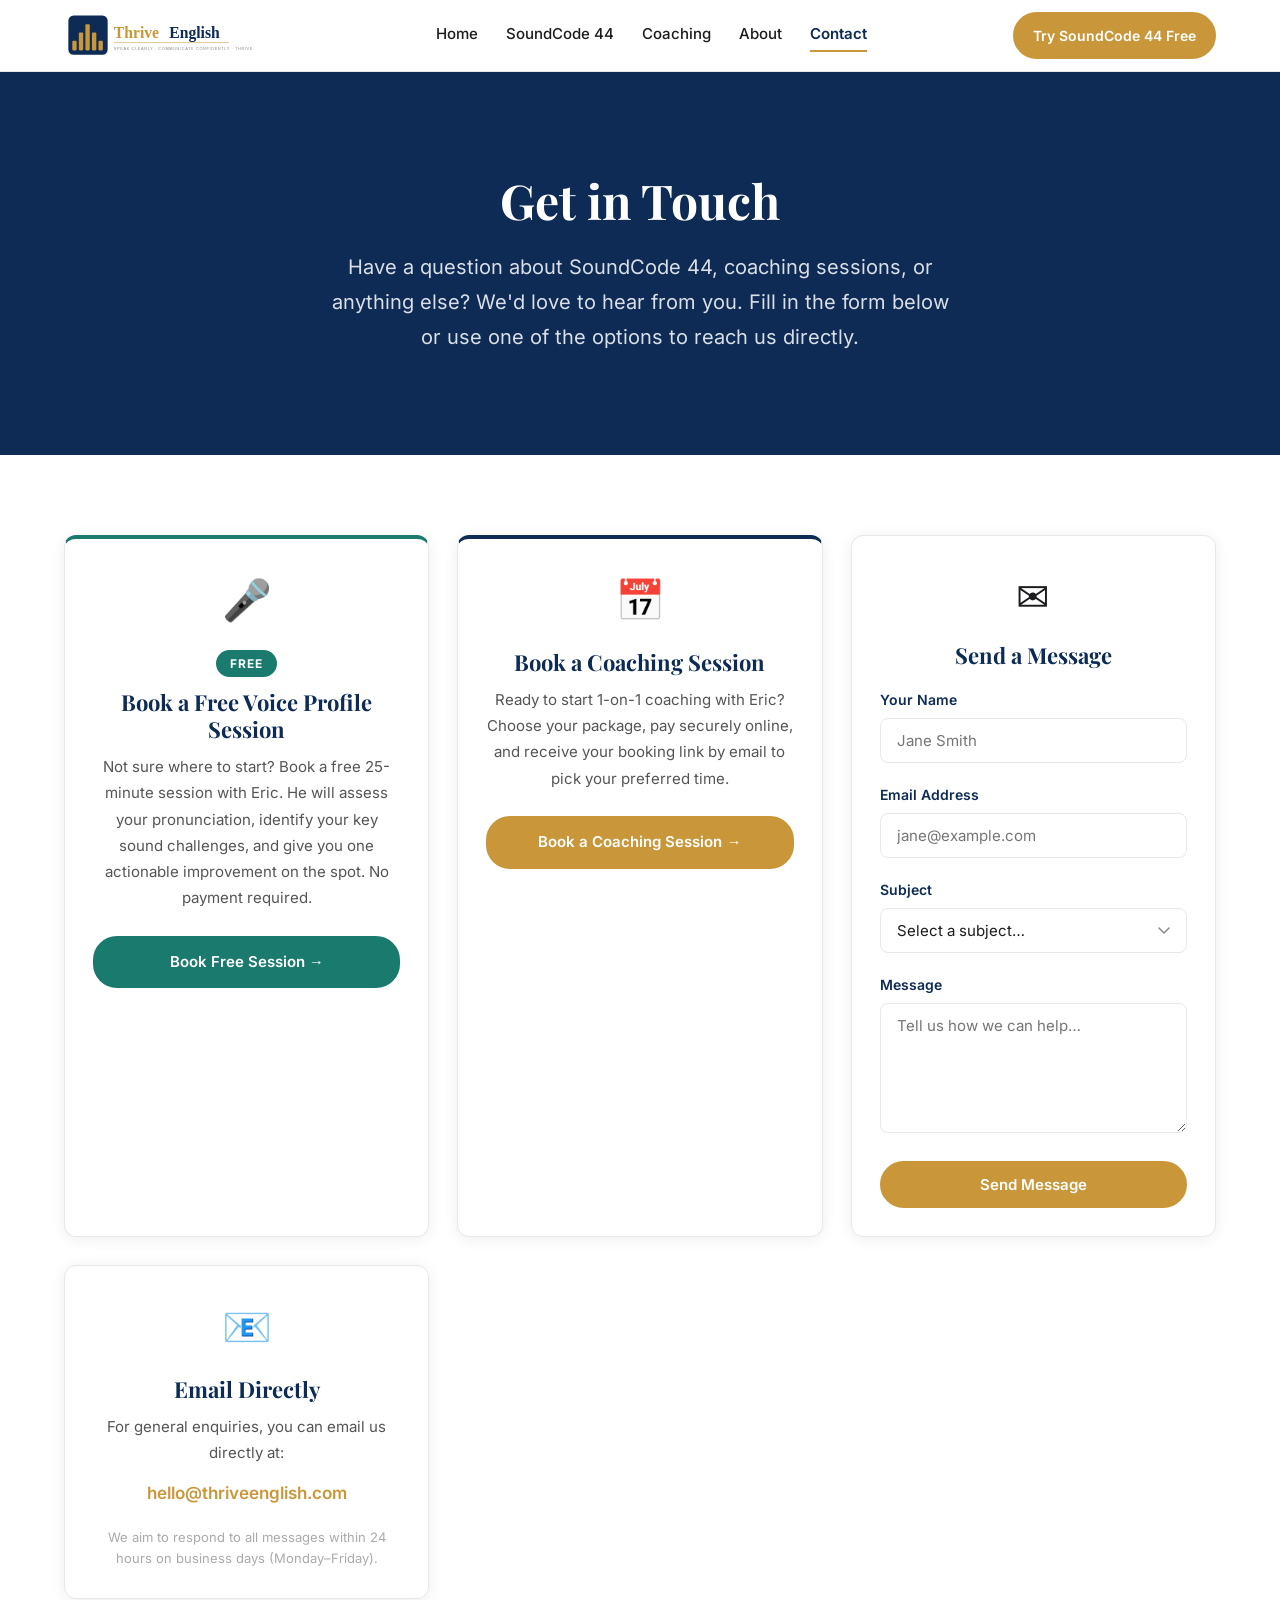
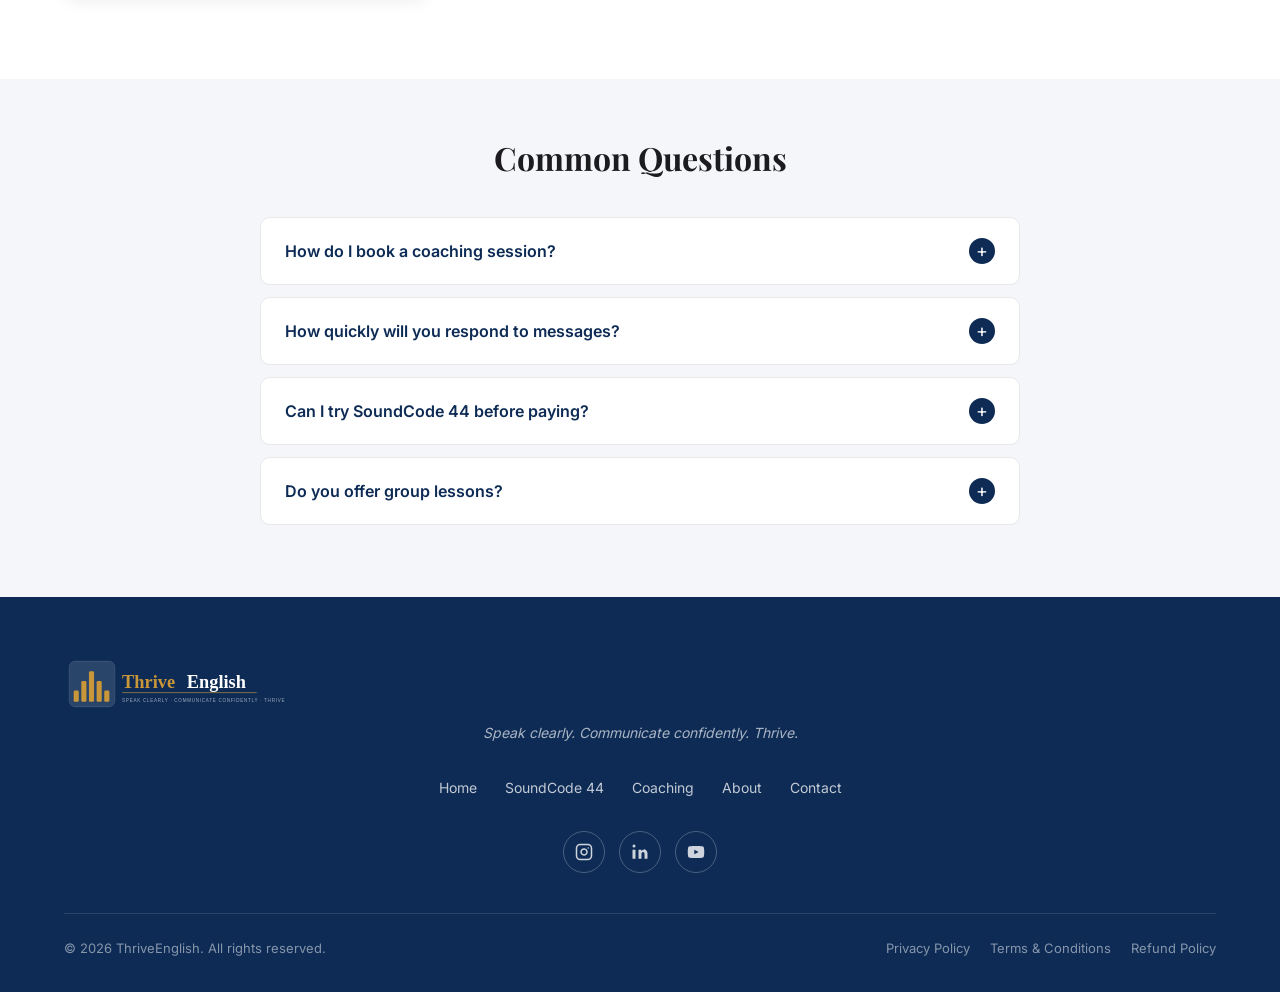
<file: contact.html>
<!DOCTYPE html>
<html lang="en">
<head>
  <meta charset="UTF-8">
  <meta name="viewport" content="width=device-width, initial-scale=1.0">
  <title>Contact | ThriveEnglish</title>
  <meta name="description" content="Get in touch with ThriveEnglish &mdash; book a coaching session, ask about SoundCode 44, or send a general enquiry.">
  <meta name="keywords" content="ThriveEnglish contact, book English coaching, enquiry, get in touch, Eric Ola-Solomon">
  <meta property="og:title" content="Contact | ThriveEnglish">
  <meta property="og:description" content="Get in touch with ThriveEnglish &mdash; book a coaching session, ask about SoundCode 44, or send a general enquiry.">
  <meta property="og:image" content="img/logo-stacked.svg">
  <link rel="icon" type="image/svg+xml" href="img/logo-icon.svg">
  <link rel="apple-touch-icon" href="img/logo-icon.svg">
  <meta property="og:type" content="website">
  <meta property="og:url" content="https://thriveenglish.com/contact.html">
  <meta name="twitter:card" content="summary_large_image">
  <meta name="twitter:title" content="Contact | ThriveEnglish">
  <meta name="twitter:description" content="Book a coaching session or send a general enquiry to ThriveEnglish.">
  <meta name="twitter:image" content="img/og-image.jpg">
  <link rel="canonical" href="https://thriveenglish.com/contact.html">
  <link rel="stylesheet" href="css/style.css">
  <link rel="stylesheet" href="css/pages.css">
</head>
<body>

  <!-- NAVBAR -->
  <nav class="navbar" id="navbar" role="navigation" aria-label="Main navigation">
    <div class="nav-container">
      <a href="index.html" class="nav-logo" aria-label="ThriveEnglish Home">
        <img src="img/logo-horizontal.svg" alt="ThriveEnglish" height="50">
      </a>
      <ul class="nav-links" id="navLinks" role="menubar">
        <li role="none"><a href="index.html" role="menuitem">Home</a></li>
        <li role="none"><a href="soundcode44.html" role="menuitem">SoundCode 44</a></li>
        <li role="none"><a href="coaching.html" role="menuitem">Coaching</a></li>
        <li role="none"><a href="about.html" role="menuitem">About</a></li>
        <li role="none"><a href="contact.html" role="menuitem">Contact</a></li>
        <li class="nav-mobile-cta" role="none">
          <a href="soundcode44.html" class="btn btn-primary" role="menuitem">Try SoundCode 44 Free</a>
        </li>
      </ul>
      <a href="soundcode44.html" class="btn btn-primary nav-cta">Try SoundCode 44 Free</a>
      <button class="hamburger" id="hamburger" aria-label="Open menu" aria-expanded="false" aria-controls="navLinks">
        <span></span><span></span><span></span>
      </button>
    </div>
  </nav>

  <main>

    <!-- HERO -->
    <section class="hero">
      <div class="container">
        <h1 class="fade-in">Get in Touch</h1>
        <p class="hero-sub fade-in fade-in-delay-1">
          Have a question about SoundCode 44, coaching sessions, or anything else? We'd love to hear from you. Fill in the form below or use one of the options to reach us directly.
        </p>
      </div>
    </section>

    <!-- CONTACT OPTIONS -->
    <section class="section bg-white">
      <div class="container">
        <div class="contact-cards">

          <!-- Free Voice Profile Session -->
          <div class="card fade-in" style="text-align: center; border-top: 4px solid var(--teal);">
            <span style="font-size: 40px; display: block; margin-bottom: 16px;">&#127908;</span>
            <span style="display: inline-block; background: var(--teal); color: #fff; font-size: 12px; font-weight: 700; padding: 4px 14px; border-radius: 20px; letter-spacing: 1px; margin-bottom: 12px;">FREE</span>
            <h3 style="color: var(--navy); margin-bottom: 12px;">Book a Free Voice Profile Session</h3>
            <p style="font-size: 15px; color: #555; line-height: 1.75; margin-bottom: 24px;">
              Not sure where to start? Book a free 25-minute session with Eric. He will assess your pronunciation, identify your key sound challenges, and give you one actionable improvement on the spot. No payment required.
            </p>
            <a href="https://cal.com/thriveenglish/voiceprofile-session" target="_blank" class="btn btn-full" style="background: var(--teal); border-color: var(--teal); color: #fff;">Book Free Session &rarr;</a>
          </div>

          <!-- Book a Paid Coaching Session -->
          <div class="card fade-in fade-in-delay-1" style="text-align: center; border-top: 4px solid var(--navy);">
            <span style="font-size: 40px; display: block; margin-bottom: 16px;">&#128197;</span>
            <h3 style="color: var(--navy); margin-bottom: 12px;">Book a Coaching Session</h3>
            <p style="font-size: 15px; color: #555; line-height: 1.75; margin-bottom: 24px;">
              Ready to start 1-on-1 coaching with Eric? Choose your package, pay securely online, and receive your booking link by email to pick your preferred time.
            </p>
            <a href="javascript:void(0)" onclick="showCoachingPicker(event)" class="btn btn-primary btn-full">Book a Coaching Session &rarr;</a>
          </div>

          <!-- Send a Message -->
          <div class="card fade-in fade-in-delay-1">
            <div style="text-align: center; margin-bottom: 20px;">
              <span style="font-size: 40px; display: block; margin-bottom: 12px;">&#9993;</span>
              <h3 style="color: var(--navy);">Send a Message</h3>
            </div>

            <form id="contactForm" class="contact-form" action="#" novalidate>
              <div class="form-group">
                <label for="name">Your Name</label>
                <input type="text" id="name" name="name" placeholder="Jane Smith" autocomplete="name" required>
              </div>
              <div class="form-group">
                <label for="email">Email Address</label>
                <input type="email" id="email" name="email" placeholder="jane@example.com" autocomplete="email" required>
              </div>
              <div class="form-group">
                <label for="subject">Subject</label>
                <select id="subject" name="subject" required>
                  <option value="">Select a subject&hellip;</option>
                  <option value="Coaching Enquiry">Coaching Enquiry</option>
                  <option value="SoundCode 44">SoundCode 44</option>
                  <option value="General Question">General Question</option>
                  <option value="Other">Other</option>
                </select>
              </div>
              <div class="form-group">
                <label for="message">Message</label>
                <textarea id="message" name="message" rows="5" placeholder="Tell us how we can help&hellip;" required></textarea>
              </div>
              <button type="submit" class="btn btn-primary btn-full">Send Message</button>
            </form>

            <div class="form-success" id="formSuccess">
              <div class="form-success-icon">&#9989;</div>
              <h3>Message Sent!</h3>
              <p>Thank you for getting in touch. We'll get back to you within 24 hours on business days.</p>
            </div>
          </div>

          <!-- Email Directly -->
          <div class="card fade-in fade-in-delay-2" style="text-align: center;">
            <span style="font-size: 40px; display: block; margin-bottom: 16px;">&#128231;</span>
            <h3 style="color: var(--navy); margin-bottom: 12px;">Email Directly</h3>
            <p style="font-size: 15px; color: #555; line-height: 1.75; margin-bottom: 12px;">
              For general enquiries, you can email us directly at:
            </p>
            <a href="mailto:hello@thriveenglish.com" class="email-link">hello@thriveenglish.com</a>
            <p style="font-size: 13px; color: #aaa; margin-top: 20px;">
              We aim to respond to all messages within 24 hours on business days (Monday&ndash;Friday).
            </p>
          </div>

        </div>
      </div>
    </section>

    <!-- FAQ -->
    <section class="section-sm bg-light">
      <div class="container">
        <div class="text-center" style="margin-bottom: 40px;">
          <h2>Common Questions</h2>
        </div>
        <div class="faq-list">

          <div class="faq-item">
            <button class="faq-question" aria-expanded="false">
              How do I book a coaching session?
              <span class="faq-icon" aria-hidden="true">+</span>
            </button>
            <div class="faq-answer">
              <p>Use the "Book a Session" button on this page or visit the <a href="coaching.html" style="color: var(--gold); font-weight: 600;">Coaching page</a> for full details on session types and pricing. You'll be taken to Eric's online booking system where you can choose a session type and pick a convenient time.</p>
            </div>
          </div>

          <div class="faq-item">
            <button class="faq-question" aria-expanded="false">
              How quickly will you respond to messages?
              <span class="faq-icon" aria-hidden="true">+</span>
            </button>
            <div class="faq-answer">
              <p>We aim to respond to all enquiries within 24 hours on business days (Monday to Friday). Messages sent over the weekend will typically be answered on the following Monday.</p>
            </div>
          </div>

          <div class="faq-item">
            <button class="faq-question" aria-expanded="false">
              Can I try SoundCode 44 before paying?
              <span class="faq-icon" aria-hidden="true">+</span>
            </button>
            <div class="faq-answer">
              <p>Yes &mdash; the free version of SoundCode 44 gives you access to 7 phoneme sounds with no account required. Just visit the <a href="soundcode44.html" style="color: var(--gold); font-weight: 600;">SoundCode 44 page</a> and click "Try Free." No credit card needed.</p>
            </div>
          </div>

          <div class="faq-item">
            <button class="faq-question" aria-expanded="false">
              Do you offer group lessons?
              <span class="faq-icon" aria-hidden="true">+</span>
            </button>
            <div class="faq-answer">
              <p>Currently, all coaching sessions are offered on a 1-on-1 basis to ensure every learner gets fully personalised attention. Group sessions and structured online courses are in development &mdash; <a href="mailto:hello@thriveenglish.com" style="color: var(--gold); font-weight: 600;">send us a message</a> to be added to the waitlist.</p>
            </div>
          </div>

        </div>
      </div>
    </section>

  </main>

  <!-- FOOTER -->
  <footer class="footer">
    <div class="footer-inner">
      <div class="footer-brand">
        <a href="index.html" class="footer-logo" aria-label="ThriveEnglish Home">
          <img src="img/logo-horizontal-reversed.svg" alt="ThriveEnglish" height="60">
        </a>
        <p class="footer-tagline">Speak clearly. Communicate confidently. Thrive.</p>
      </div>
      <nav class="footer-links-row" aria-label="Footer navigation">
        <a href="index.html">Home</a>
        <a href="soundcode44.html">SoundCode 44</a>
        <a href="coaching.html">Coaching</a>
        <a href="about.html">About</a>
        <a href="contact.html">Contact</a>
      </nav>
      <div class="footer-social">
        <a href="https://instagram.com/thriveenglish_" aria-label="Instagram">
          <svg width="18" height="18" viewBox="0 0 24 24" fill="none" stroke="currentColor" stroke-width="2" stroke-linecap="round" stroke-linejoin="round"><rect x="2" y="2" width="20" height="20" rx="5"/><path d="M16 11.37A4 4 0 1 1 12.63 8 4 4 0 0 1 16 11.37z"/><line x1="17.5" y1="6.5" x2="17.51" y2="6.5"/></svg>
        </a>
        <a href="#" aria-label="LinkedIn">
          <svg width="18" height="18" viewBox="0 0 24 24" fill="currentColor"><path d="M16 8a6 6 0 0 1 6 6v7h-4v-7a2 2 0 0 0-4 0v7h-4V9h4v1.5a5.4 5.4 0 0 1 4-1.5z"/><rect x="2" y="9" width="4" height="12"/><circle cx="4" cy="4" r="2"/></svg>
        </a>
        <a href="#" aria-label="YouTube">
          <svg width="18" height="18" viewBox="0 0 24 24" fill="currentColor"><path d="M22.54 6.42a2.78 2.78 0 0 0-1.95-1.96C18.88 4 12 4 12 4s-6.88 0-8.59.46a2.78 2.78 0 0 0-1.95 1.96A29 29 0 0 0 1 12a29 29 0 0 0 .46 5.58A2.78 2.78 0 0 0 3.41 19.6C5.12 20 12 20 12 20s6.88 0 8.59-.46a2.78 2.78 0 0 0 1.95-1.95A29 29 0 0 0 23 12a29 29 0 0 0-.46-5.58z"/><polygon points="9.75 15.02 15.5 12 9.75 8.98 9.75 15.02" fill="#0d2b55"/></svg>
        </a>
      </div>
      <hr class="footer-divider">
      <div class="footer-bottom">
        <p>&copy; 2026 ThriveEnglish. All rights reserved.</p>
        <div class="footer-legal">
          <a href="privacy-policy.html">Privacy Policy</a>
          <a href="terms.html">Terms &amp; Conditions</a>
          <a href="refund-policy.html">Refund Policy</a>
        </div>
      </div>
    </div>
  </footer>

  <script src="js/main.js"></script>
<script>
  

async function showCoachingPicker(event) {
  if (event) event.preventDefault();
  const existing = document.getElementById('coaching-picker-overlay');
  if (existing) existing.remove();
  const africanCountries = ['NG','GH','KE','ZA','EG','ET','TZ','UG','CM','CI','SN','ZM','ZW','RW','MZ','AO','MG','BJ','BF','ML','NE','TD','SO','SS','ER','DJ','CF','CG','CD','GA','GQ','ST','CV','KM','MU','SC','LY','TN','DZ','MA','SD','MR','GM','GW','SL','LR','GN','TG','LS','SZ','BW','NA','MW'];
  let isAfrica = false;
  try {
    const res = await fetch('https://ipapi.co/json/');
    const data = await res.json();
    isAfrica = africanCountries.includes(data.country_code);
  } catch(e) {}
  const singleUrl    = isAfrica ? 'https://selfany.com/coachingsingle'    : 'https://thriveenglish.gumroad.com/l/coaching-single';
  const starterUrl   = isAfrica ? 'https://selfany.com/coachingstarter'   : 'https://thriveenglish.gumroad.com/l/coaching-starter';
  const intensiveUrl = isAfrica ? 'https://selfany.com/coachingintensive' : 'https://thriveenglish.gumroad.com/l/coaching-intensive';
  const o = document.createElement('div');
  o.id = 'coaching-picker-overlay';
  o.style.cssText = 'position:fixed;top:0;left:0;right:0;bottom:0;background:rgba(13,43,85,0.88);z-index:99999;display:flex;align-items:center;justify-content:center;padding:16px;overflow-y:auto;';
  o.addEventListener('click', function(e){ if(e.target===o) o.remove(); });
  const closePicker = function(){ document.getElementById('coaching-picker-overlay').remove(); };
  const card = function(color, tag, name, price, period, btnText, url) {
    const d = document.createElement('div');
    d.style.cssText = 'flex:1;min-width:140px;border:2px solid '+color+';border-radius:12px;padding:18px 12px;cursor:pointer;text-align:center;';
    d.innerHTML = '<div style="font-size:11px;font-weight:700;color:'+color+';letter-spacing:2px;text-transform:uppercase;margin-bottom:8px;">'+name+'</div>'
      + '<div style="font-size:26px;font-weight:700;color:#0D2B55;margin-bottom:4px;">'+price+'</div>'
      + '<div style="font-size:12px;color:#888;margin-bottom:14px;">'+period+'</div>'
      + '<div style="background:'+color+';color:'+(color==='#C9973A'?'#0D2B55':'#fff')+';border-radius:8px;padding:8px 12px;font-size:13px;font-weight:600;">'+btnText+'</div>';
    d.addEventListener('click', function(){ window.open(url,'_blank'); closePicker(); });
    return d;
  };
  const inner = document.createElement('div');
  inner.style.cssText = 'background:#fff;border-radius:18px;width:100%;max-width:560px;padding:32px 24px;text-align:center;';
  inner.innerHTML = '<div style="font-size:20px;font-weight:700;color:#0D2B55;margin-bottom:6px;">Choose Your Coaching Package</div>'
    + '<div style="font-size:13px;color:#888;margin-bottom:24px;">All sessions are 60 minutes via Google Meet</div>';
  const row = document.createElement('div');
  row.style.cssText = 'display:flex;flex-wrap:wrap;gap:12px;margin-bottom:20px;justify-content:center;';
  row.appendChild(card('#1A7A6E','teal','Single Session','$35','1 x 60-min session','Book Single', singleUrl));
  row.appendChild(card('#C9973A','gold','Starter Pack','$90','3 x 60-min - save $15','Book Starter', starterUrl));
  row.appendChild(card('#0D2B55','navy','Intensive Pack','$160','6 x 60-min - save $50','Book Intensive', intensiveUrl));
  inner.appendChild(row);
  const closeBtn = document.createElement('div');
  closeBtn.style.cssText = 'font-size:12px;color:#aaa;cursor:pointer;';
  closeBtn.textContent = 'x Close';
  closeBtn.addEventListener('click', closePicker);
  inner.appendChild(closeBtn);
  o.appendChild(inner);
  document.body.appendChild(o);
  history.pushState({coachingPicker:true},'');
}
async function bookCoaching(gumroadUrl, selfanyUrl, event) {
    if (event) event.preventDefault();
    const africanCountries = ['NG','GH','KE','ZA','EG','ET','TZ','UG','CM','CI','SN','ZM','ZW','RW','MZ','AO','MG','BJ','BF','ML','NE','TD','SO','SS','ER','DJ','CF','CG','CD','GA','GQ','ST','CV','KM','MU','SC','LY','TN','DZ','MA','SD','MR','GM','GW','SL','LR','GN','TG','LS','SZ','BW','NA','MW'];
    try {
      const res = await fetch('https://ipapi.co/json/');
      const data = await res.json();
      window.open(africanCountries.includes(data.country_code) ? selfanyUrl : gumroadUrl, '_blank');
    } catch(e) {
      window.open(gumroadUrl, '_blank');
    }
  }
</script>
<script>
window.addEventListener('popstate', function() {
  const o = document.getElementById('coaching-picker-overlay');
  if (o) o.remove();
});
</script>
</body>
</html>
</file>
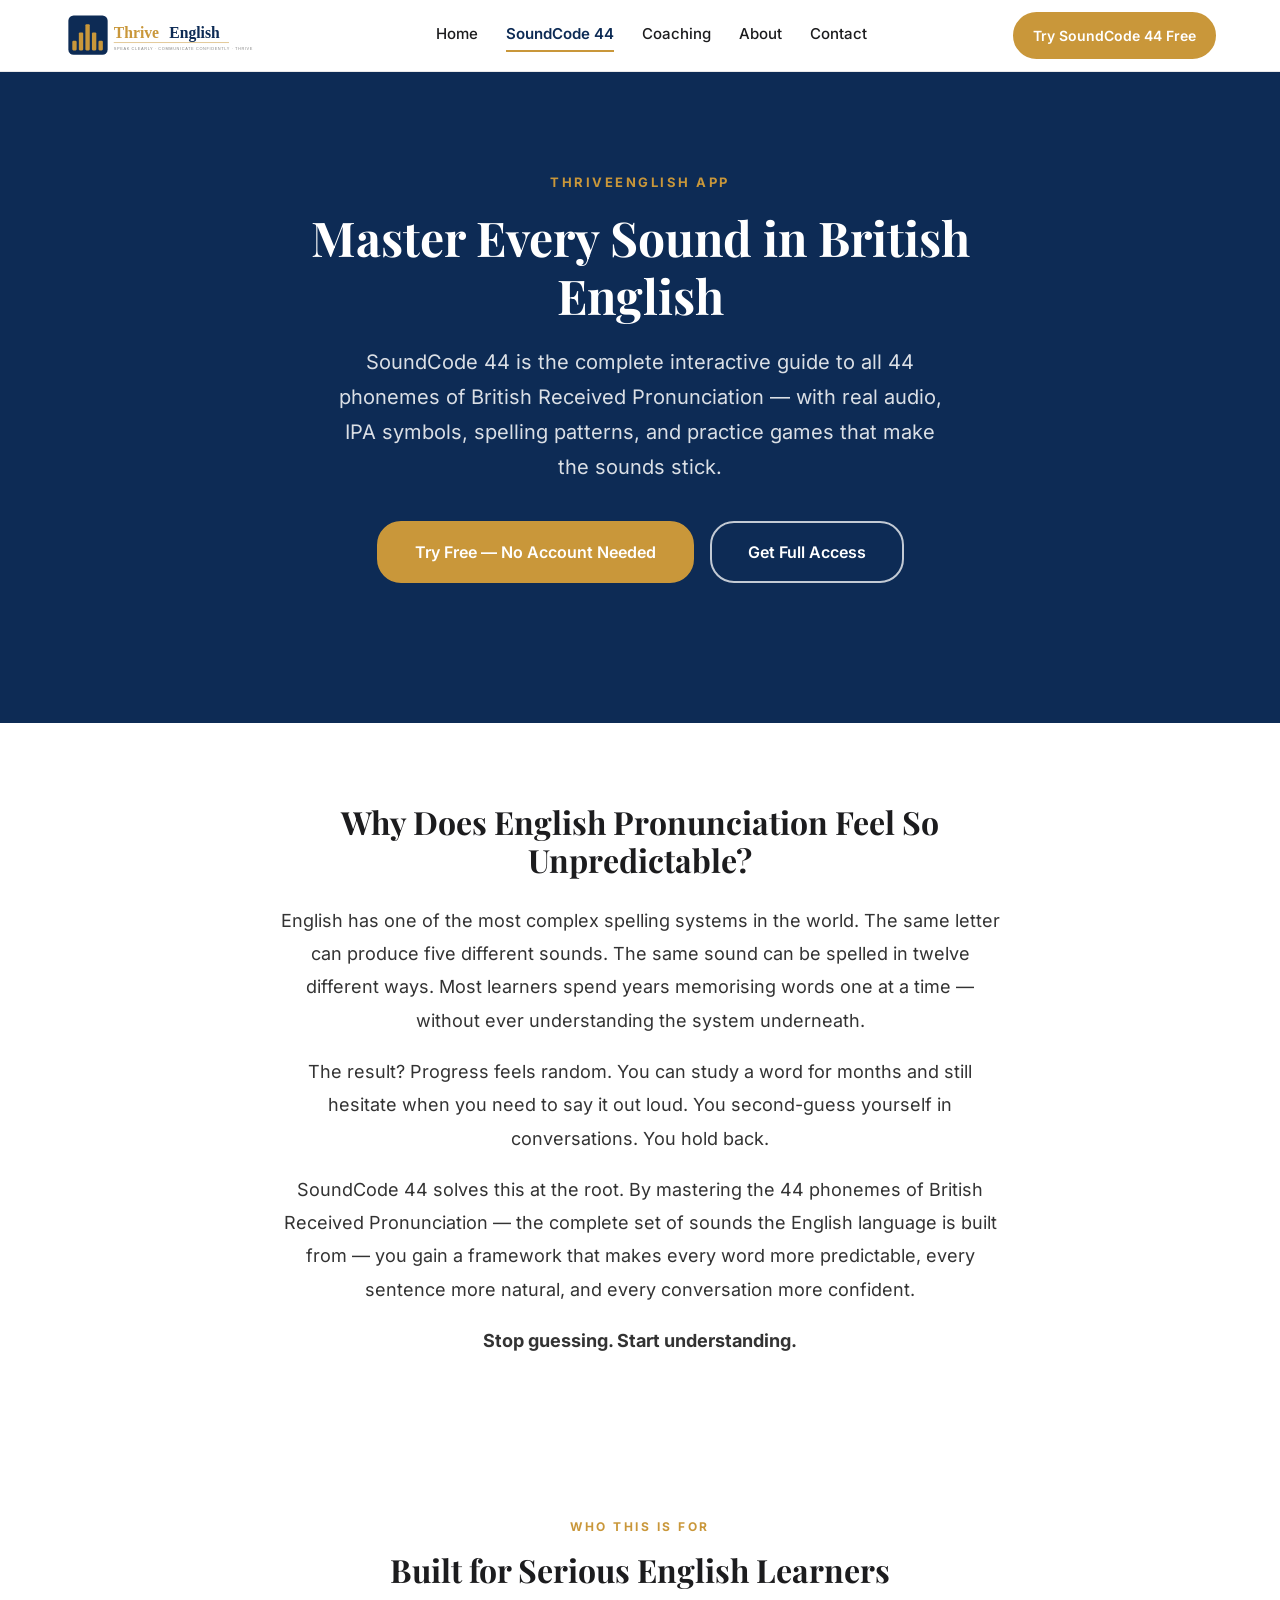
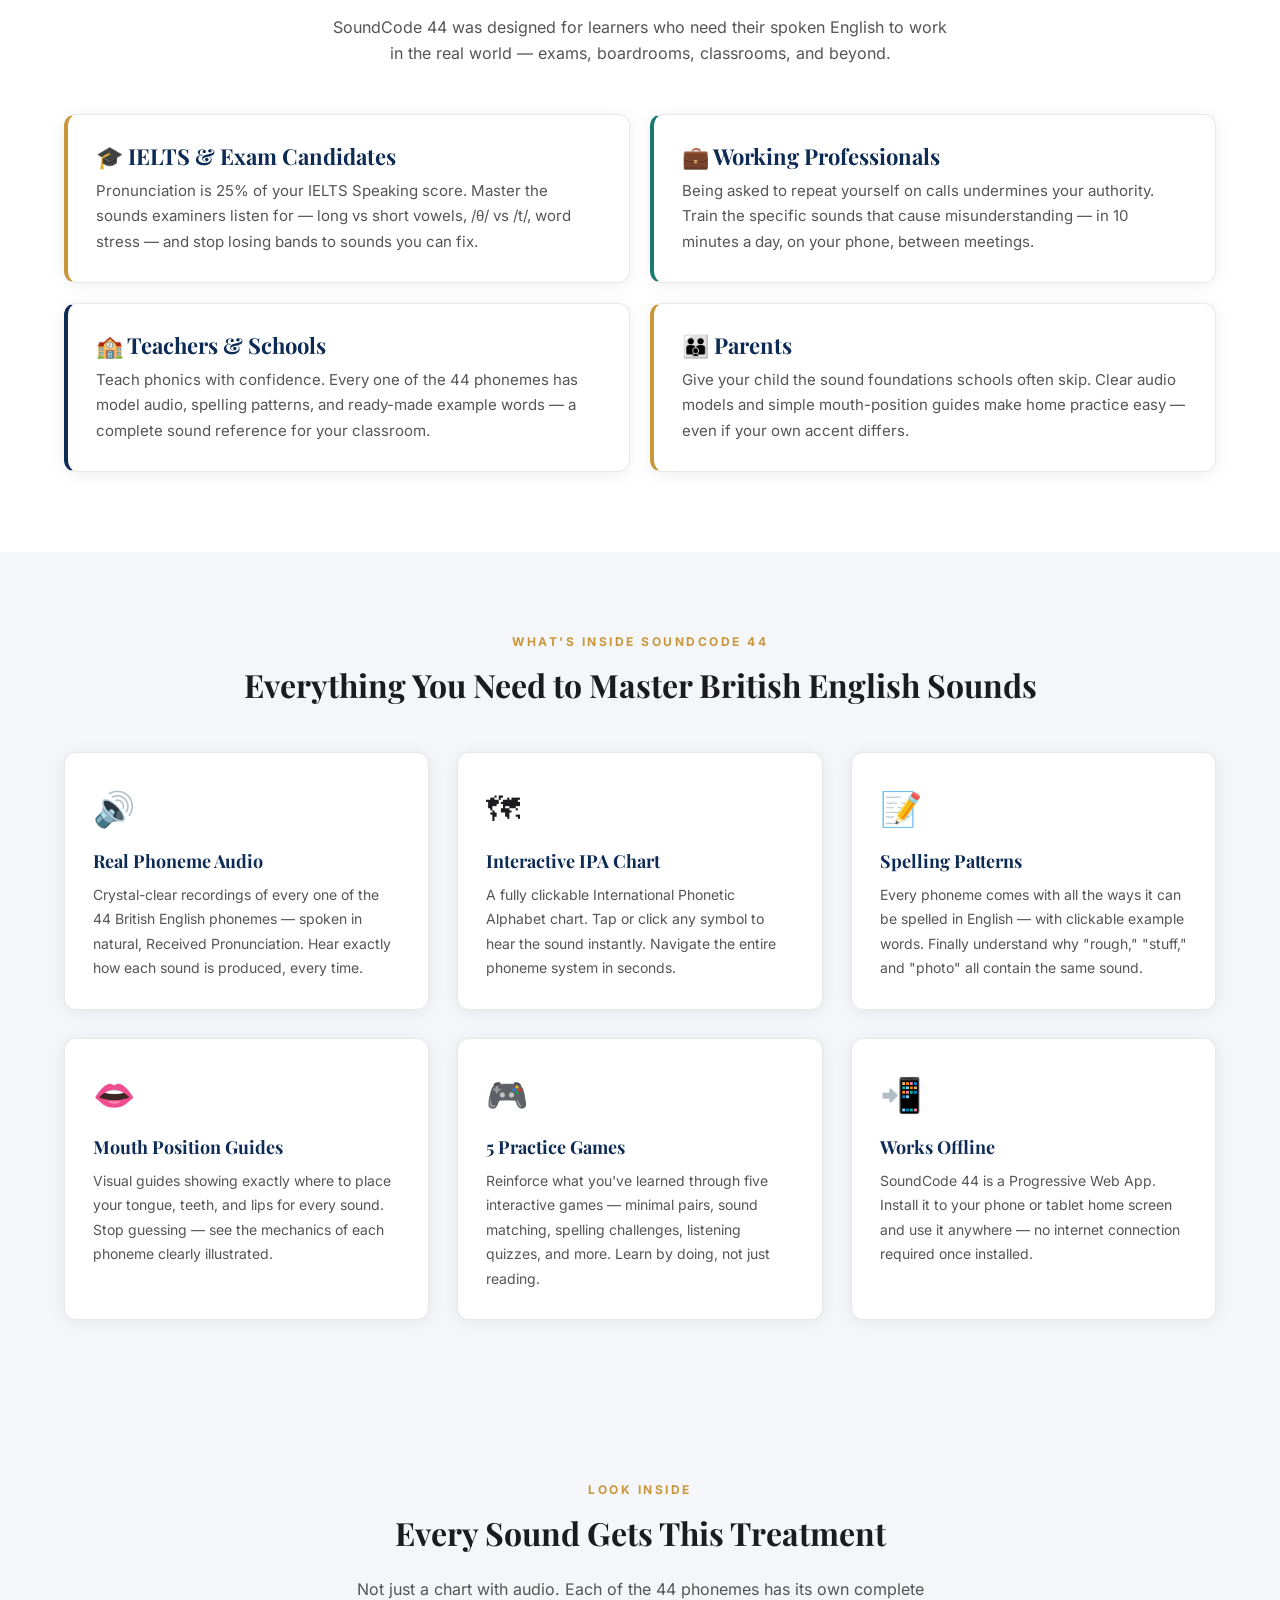
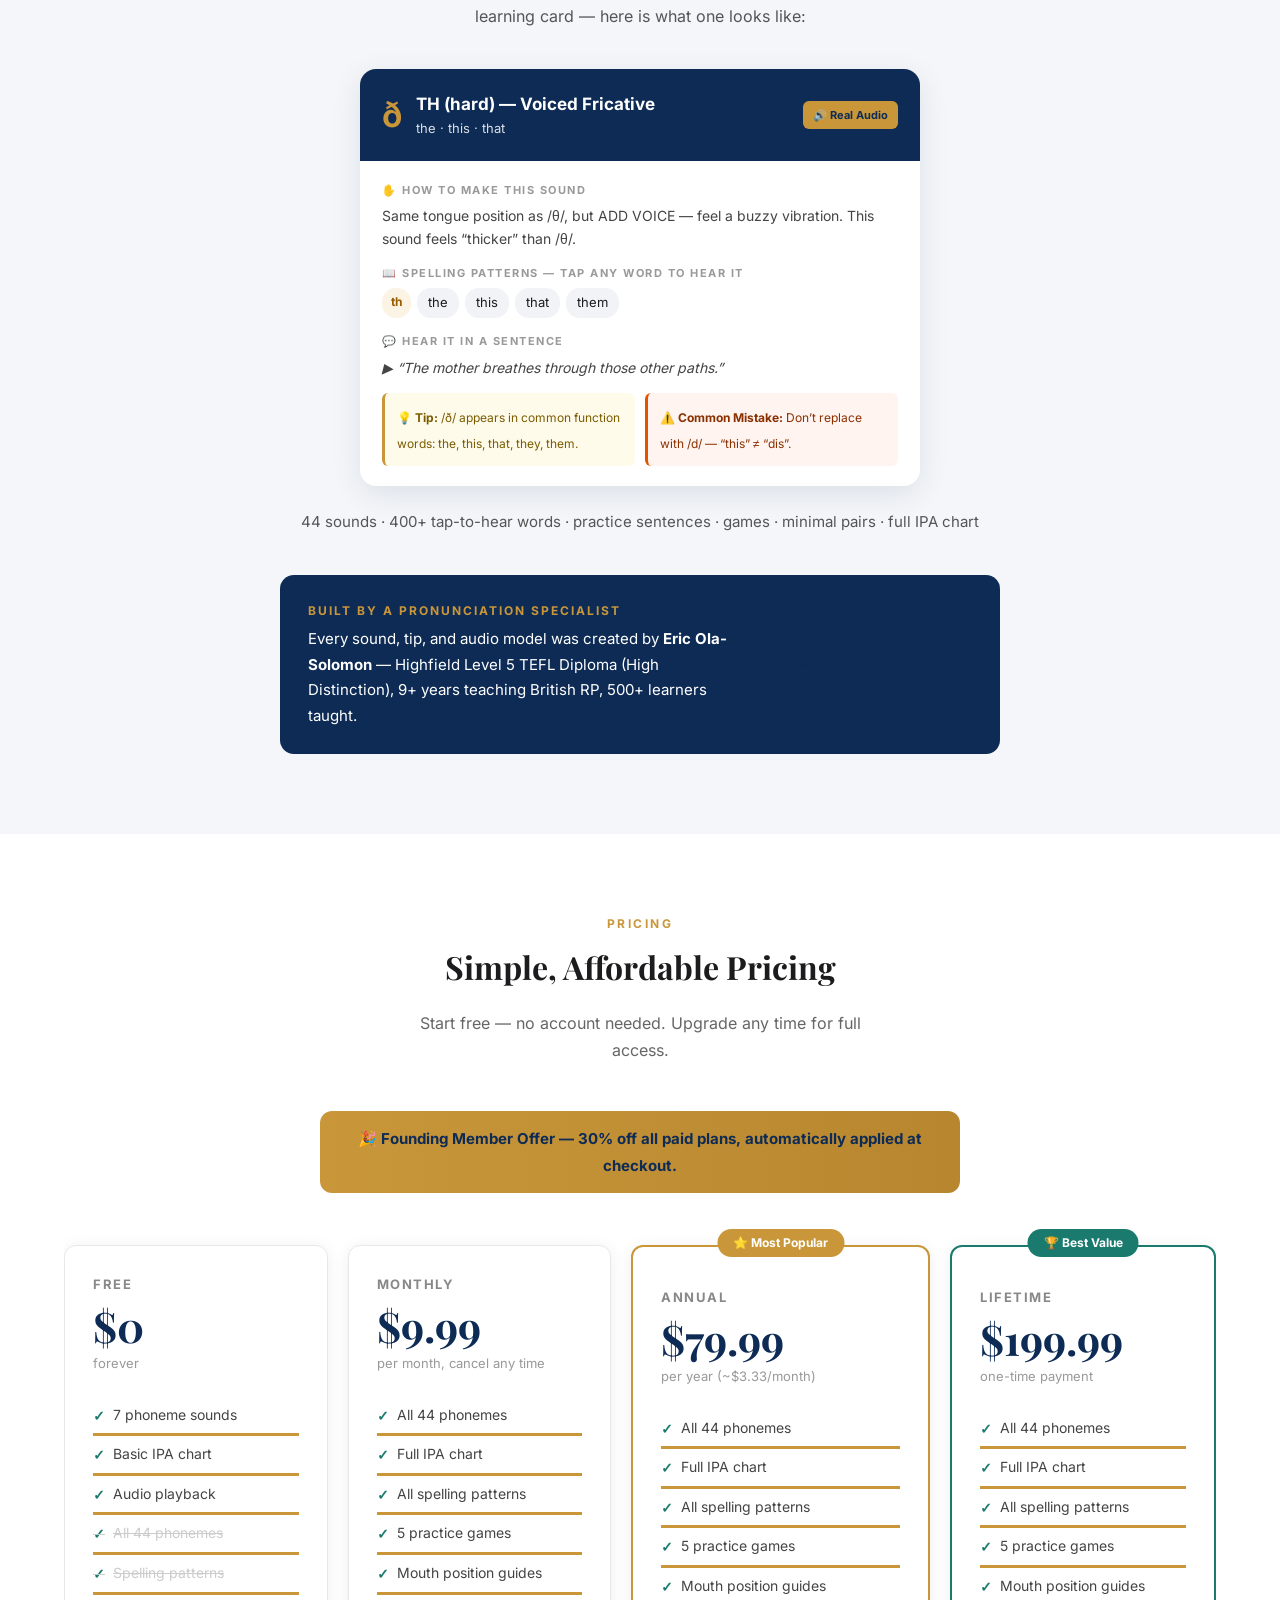
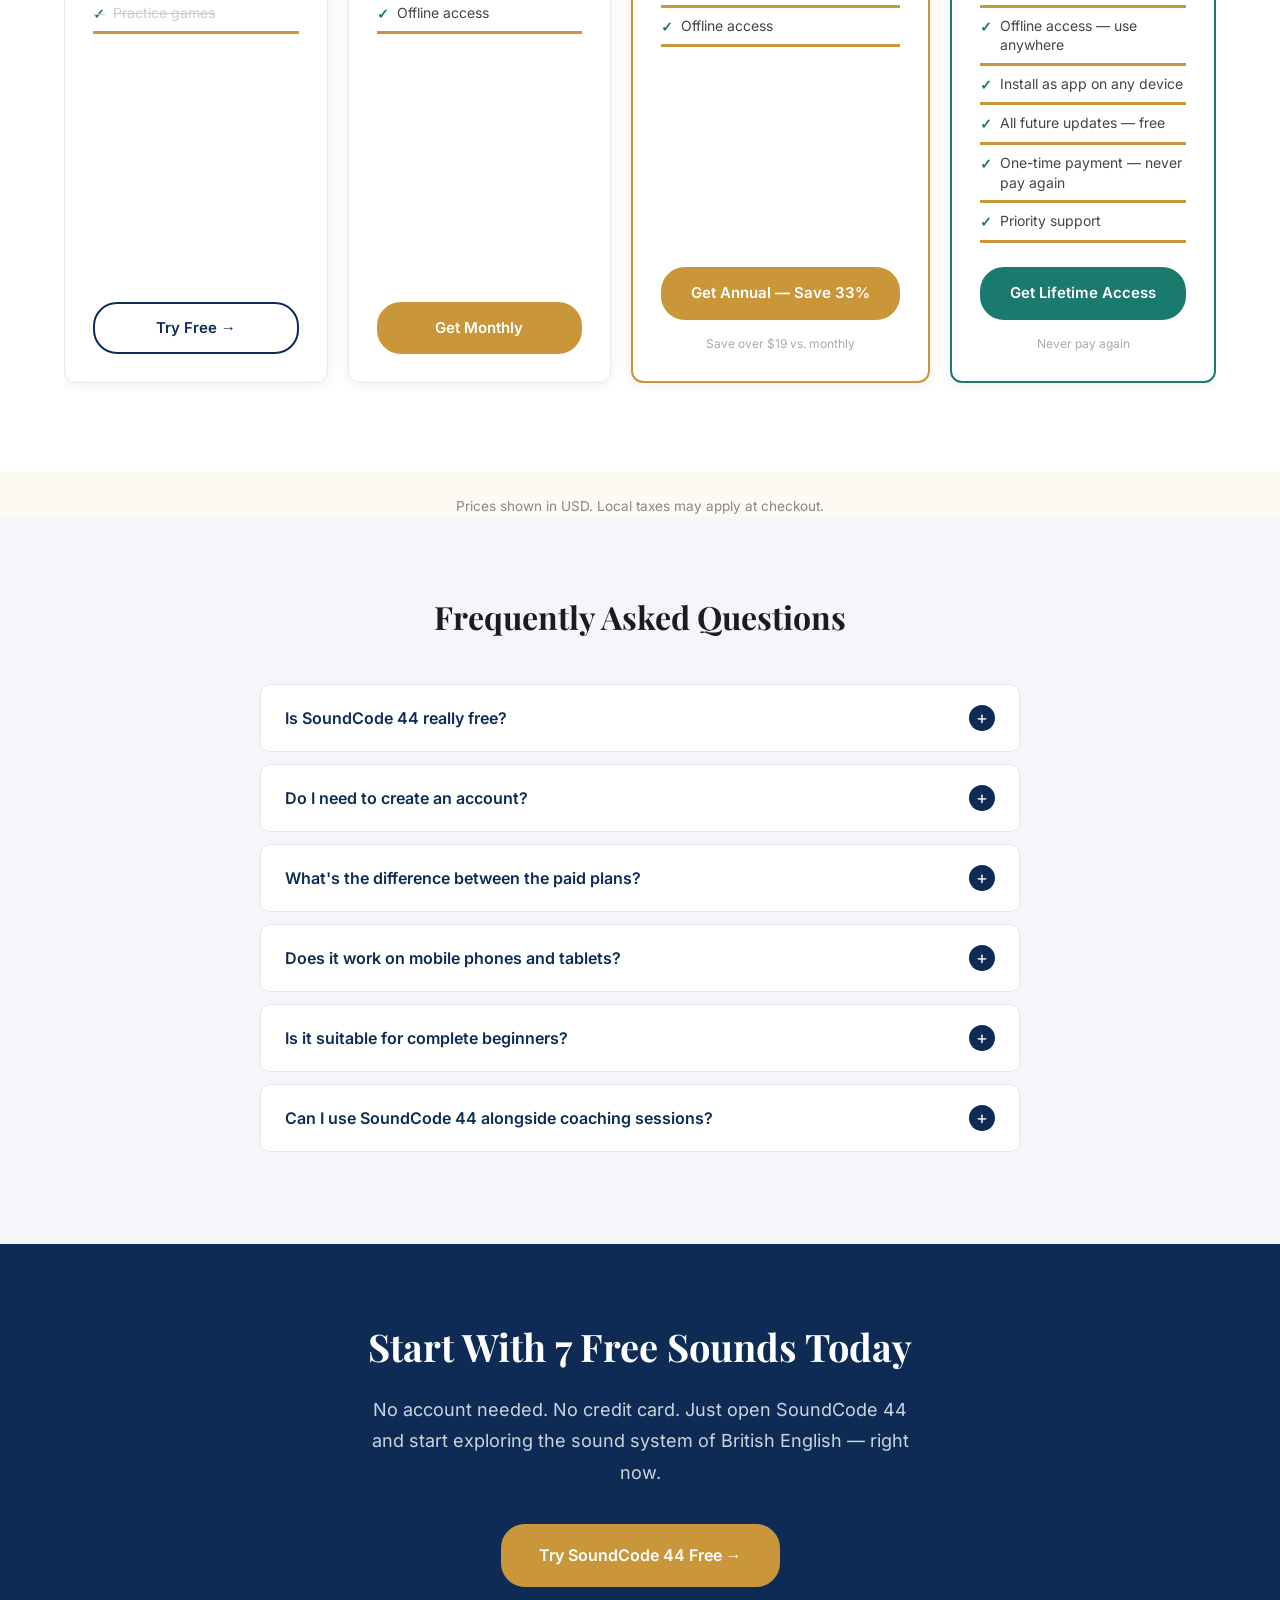
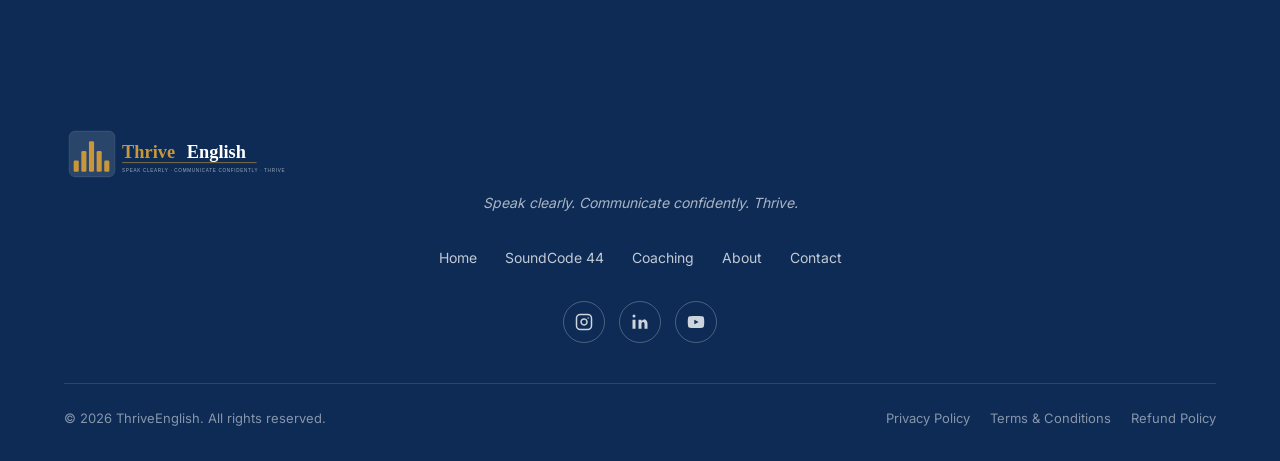
<file: soundcode44.html>
<!DOCTYPE html>
<html lang="en">
<head>
  <meta charset="UTF-8">
  <meta name="viewport" content="width=device-width, initial-scale=1.0">
  <title>SoundCode 44 &mdash; Master All 44 British English Sounds | ThriveEnglish</title>
  <meta name="description" content="SoundCode 44 &mdash; the complete interactive guide to all 44 British English phonemes. Real audio, IPA chart, spelling patterns, and 5 practice games. Try free today.">
  <meta name="keywords" content="SoundCode 44, British English phonemes, IPA chart, pronunciation app, phonics app, 44 sounds, Received Pronunciation, TEFL, ESL">
  <meta property="og:title" content="SoundCode 44 &mdash; Master All 44 British English Sounds">
  <meta property="og:description" content="The complete interactive guide to all 44 British English phonemes. Real audio, IPA chart, spelling patterns, and 5 practice games.">
  <meta property="og:image" content="img/logo-stacked.svg">
  <link rel="icon" type="image/svg+xml" href="img/logo-icon.svg">
  <link rel="apple-touch-icon" href="img/logo-icon.svg">
  <meta property="og:type" content="website">
  <meta property="og:url" content="https://thriveenglish.com/soundcode44.html">
  <meta name="twitter:card" content="summary_large_image">
  <meta name="twitter:title" content="SoundCode 44 &mdash; Master All 44 British English Sounds">
  <meta name="twitter:description" content="Real audio, IPA chart, spelling patterns, and 5 practice games. Try free today.">
  <meta name="twitter:image" content="img/og-image.jpg">
  <link rel="canonical" href="https://thriveenglish.com/soundcode44.html">
  <link rel="stylesheet" href="css/style.css">
  <link rel="stylesheet" href="css/pages.css">
</head>
<body>

  <!-- NAVBAR -->
  <nav class="navbar" id="navbar" role="navigation" aria-label="Main navigation">
    <div class="nav-container">
      <a href="index.html" class="nav-logo" aria-label="ThriveEnglish Home">
        <img src="img/logo-horizontal.svg" alt="ThriveEnglish" height="50">
      </a>
      <ul class="nav-links" id="navLinks" role="menubar">
        <li role="none"><a href="index.html" role="menuitem">Home</a></li>
        <li role="none"><a href="soundcode44.html" role="menuitem">SoundCode 44</a></li>
        <li role="none"><a href="coaching.html" role="menuitem">Coaching</a></li>
        <li role="none"><a href="about.html" role="menuitem">About</a></li>
        <li role="none"><a href="contact.html" role="menuitem">Contact</a></li>
        <li class="nav-mobile-cta" role="none">
          <a href="https://soundcode44.thriveenglish.co" class="btn btn-primary" role="menuitem">Try SoundCode 44 Free</a>
        </li>
      </ul>
      <a href="https://soundcode44.thriveenglish.co" class="btn btn-primary nav-cta">Try SoundCode 44 Free</a>
      <button class="hamburger" id="hamburger" aria-label="Open menu" aria-expanded="false" aria-controls="navLinks">
        <span></span><span></span><span></span>
      </button>
    </div>
  </nav>

  <main>

    <!-- HERO -->
    <section class="hero">
      <div class="container">
        <p style="font-size: 13px; font-weight: 700; letter-spacing: 2.5px; text-transform: uppercase; color: var(--gold); margin-bottom: 16px;" class="fade-in">ThriveEnglish App</p>
        <h1 class="fade-in fade-in-delay-1">Master Every Sound in British English</h1>
        <p class="hero-sub fade-in fade-in-delay-2">
          SoundCode 44 is the complete interactive guide to all 44 phonemes of British Received Pronunciation &mdash; with real audio, IPA symbols, spelling patterns, and practice games that make the sounds stick.
        </p>
        <div class="hero-btns fade-in fade-in-delay-3">
          <a href="https://soundcode44.thriveenglish.co" class="btn btn-primary btn-lg">Try Free &mdash; No Account Needed</a>
          <a href="#" onclick="getPaymentLink('https://thriveenglish.gumroad.com/l/ynxtkb?wanted=true&offer_code=FOUNDING');return false;" id="btn-hero-access" class="btn btn-outline-white btn-lg">Get Full Access</a>
        </div>
      </div>
    </section>

    <!-- PROBLEM SECTION -->
    <section class="section bg-white">
      <div class="container">
        <div class="problem-text fade-in">
          <h2>Why Does English Pronunciation Feel So Unpredictable?</h2>
          <p style="margin-top: 24px;">English has one of the most complex spelling systems in the world. The same letter can produce five different sounds. The same sound can be spelled in twelve different ways. Most learners spend years memorising words one at a time &mdash; without ever understanding the system underneath.</p>
          <p>The result? Progress feels random. You can study a word for months and still hesitate when you need to say it out loud. You second-guess yourself in conversations. You hold back.</p>
          <p>SoundCode 44 solves this at the root. By mastering the 44 phonemes of British Received Pronunciation &mdash; the complete set of sounds the English language is built from &mdash; you gain a framework that makes every word more predictable, every sentence more natural, and every conversation more confident.</p>
          <p><strong>Stop guessing. Start understanding.</strong></p>
        </div>
      </div>
    </section>


    <!-- WHO THIS IS FOR -->
    <section class="section bg-white">
      <div class="container">
        <div class="text-center" style="margin-bottom: 48px;">
          <span class="section-label">Who This Is For</span>
          <h2>Built for Serious English Learners</h2>
          <p style="max-width: 620px; margin: 12px auto 0; color: #555;">SoundCode 44 was designed for learners who need their spoken English to work in the real world &mdash; exams, boardrooms, classrooms, and beyond.</p>
        </div>
        <div class="grid-2" style="gap: 20px;">
          <div class="card" style="border-left: 4px solid var(--gold); transition: transform 0.2s;">
            <h3 style="color: var(--navy); margin-bottom: 8px;">&#127891; IELTS &amp; Exam Candidates</h3>
            <p style="color: #555; font-size: 15px; line-height: 1.7;">Pronunciation is 25% of your IELTS Speaking score. Master the sounds examiners listen for &mdash; long vs short vowels, /&theta;/ vs /t/, word stress &mdash; and stop losing bands to sounds you can fix.</p>
          </div>
          <div class="card" style="border-left: 4px solid var(--teal); transition: transform 0.2s;">
            <h3 style="color: var(--navy); margin-bottom: 8px;">&#128188; Working Professionals</h3>
            <p style="color: #555; font-size: 15px; line-height: 1.7;">Being asked to repeat yourself on calls undermines your authority. Train the specific sounds that cause misunderstanding &mdash; in 10 minutes a day, on your phone, between meetings.</p>
          </div>
          <div class="card" style="border-left: 4px solid var(--navy); transition: transform 0.2s;">
            <h3 style="color: var(--navy); margin-bottom: 8px;">&#127979; Teachers &amp; Schools</h3>
            <p style="color: #555; font-size: 15px; line-height: 1.7;">Teach phonics with confidence. Every one of the 44 phonemes has model audio, spelling patterns, and ready-made example words &mdash; a complete sound reference for your classroom.</p>
          </div>
          <div class="card" style="border-left: 4px solid var(--gold); transition: transform 0.2s;">
            <h3 style="color: var(--navy); margin-bottom: 8px;">&#128106; Parents</h3>
            <p style="color: #555; font-size: 15px; line-height: 1.7;">Give your child the sound foundations schools often skip. Clear audio models and simple mouth-position guides make home practice easy &mdash; even if your own accent differs.</p>
          </div>
        </div>
      </div>
    </section>

    <!-- FEATURES -->
    <section class="section bg-light">
      <div class="container">
        <div class="text-center" style="margin-bottom: 48px;">
          <span class="section-label">What's Inside SoundCode 44</span>
          <h2>Everything You Need to Master British English Sounds</h2>
        </div>
        <div class="grid-3">
          <div class="card feature-card fade-in">
            <span class="feature-card-icon">&#128266;</span>
            <h3>Real Phoneme Audio</h3>
            <p>Crystal-clear recordings of every one of the 44 British English phonemes &mdash; spoken in natural, Received Pronunciation. Hear exactly how each sound is produced, every time.</p>
          </div>
          <div class="card feature-card fade-in fade-in-delay-1">
            <span class="feature-card-icon">&#128506;</span>
            <h3>Interactive IPA Chart</h3>
            <p>A fully clickable International Phonetic Alphabet chart. Tap or click any symbol to hear the sound instantly. Navigate the entire phoneme system in seconds.</p>
          </div>
          <div class="card feature-card fade-in fade-in-delay-2">
            <span class="feature-card-icon">&#128221;</span>
            <h3>Spelling Patterns</h3>
            <p>Every phoneme comes with all the ways it can be spelled in English &mdash; with clickable example words. Finally understand why "rough," "stuff," and "photo" all contain the same sound.</p>
          </div>
          <div class="card feature-card fade-in fade-in-delay-3">
            <span class="feature-card-icon">&#128068;</span>
            <h3>Mouth Position Guides</h3>
            <p>Visual guides showing exactly where to place your tongue, teeth, and lips for every sound. Stop guessing &mdash; see the mechanics of each phoneme clearly illustrated.</p>
          </div>
          <div class="card feature-card fade-in fade-in-delay-4">
            <span class="feature-card-icon">&#127918;</span>
            <h3>5 Practice Games</h3>
            <p>Reinforce what you've learned through five interactive games &mdash; minimal pairs, sound matching, spelling challenges, listening quizzes, and more. Learn by doing, not just reading.</p>
          </div>
          <div class="card feature-card fade-in" style="transition-delay: 0.5s;">
            <span class="feature-card-icon">&#128242;</span>
            <h3>Works Offline</h3>
            <p>SoundCode 44 is a Progressive Web App. Install it to your phone or tablet home screen and use it anywhere &mdash; no internet connection required once installed.</p>
          </div>
        </div>
      </div>
    </section>


    <!-- LOOK INSIDE -->
    <section class="section bg-light">
      <div class="container">
        <div class="text-center" style="margin-bottom: 40px;">
          <span class="section-label">Look Inside</span>
          <h2>Every Sound Gets This Treatment</h2>
          <p style="max-width: 620px; margin: 12px auto 0; color: #555;">Not just a chart with audio. Each of the 44 phonemes has its own complete learning card &mdash; here is what one looks like:</p>
        </div>
        <div style="max-width: 560px; margin: 0 auto; background: #fff; border-radius: 16px; box-shadow: 0 8px 30px rgba(13,43,85,0.10); overflow: hidden;">
          <div style="background: var(--navy); color: #fff; padding: 18px 22px; display: flex; align-items: center; gap: 14px; flex-wrap: wrap;">
            <span style="font-size: 34px; font-weight: 700; color: var(--gold);">&#240;</span>
            <div>
              <div style="font-weight: 700; font-size: 17px;">TH (hard) &mdash; Voiced Fricative</div>
              <div style="font-size: 13px; opacity: 0.85;">the &middot; this &middot; that</div>
            </div>
            <span style="margin-left: auto; background: var(--gold); color: var(--navy); font-size: 11px; font-weight: 700; padding: 5px 10px; border-radius: 6px;">&#128266; Real Audio</span>
          </div>
          <div style="padding: 20px 22px;">
            <div style="margin-bottom: 14px;">
              <div style="font-size: 11px; font-weight: 700; letter-spacing: 1.5px; color: #999; text-transform: uppercase; margin-bottom: 6px;">&#9995; How to Make This Sound</div>
              <p style="font-size: 14px; color: #444; margin: 0; line-height: 1.6;">Same tongue position as /&theta;/, but ADD VOICE &mdash; feel a buzzy vibration. This sound feels &ldquo;thicker&rdquo; than /&theta;/.</p>
            </div>
            <div style="margin-bottom: 14px;">
              <div style="font-size: 11px; font-weight: 700; letter-spacing: 1.5px; color: #999; text-transform: uppercase; margin-bottom: 6px;">&#128214; Spelling Patterns &mdash; Tap Any Word to Hear It</div>
              <div style="display: flex; flex-wrap: wrap; gap: 6px;">
                <span style="background: #FBF3E4; color: #9b5e00; font-size: 12px; font-weight: 700; padding: 4px 9px; border-radius: 14px;">th</span>
                <span style="background: #F2F3F7; font-size: 13px; padding: 4px 11px; border-radius: 14px;">the</span>
                <span style="background: #F2F3F7; font-size: 13px; padding: 4px 11px; border-radius: 14px;">this</span>
                <span style="background: #F2F3F7; font-size: 13px; padding: 4px 11px; border-radius: 14px;">that</span>
                <span style="background: #F2F3F7; font-size: 13px; padding: 4px 11px; border-radius: 14px;">them</span>
              </div>
            </div>
            <div style="margin-bottom: 14px;">
              <div style="font-size: 11px; font-weight: 700; letter-spacing: 1.5px; color: #999; text-transform: uppercase; margin-bottom: 6px;">&#128172; Hear It in a Sentence</div>
              <p style="font-size: 14px; color: #444; margin: 0; font-style: italic;">&#9654; &ldquo;The mother breathes through those other paths.&rdquo;</p>
            </div>
            <div style="display: flex; gap: 10px; flex-wrap: wrap;">
              <div style="flex: 1; min-width: 200px; background: #FFFBEB; border-left: 3px solid var(--gold); padding: 10px 12px; border-radius: 6px;">
                <span style="font-size: 12px; color: #7a5c00;"><strong>&#128161; Tip:</strong> /&#240;/ appears in common function words: the, this, that, they, them.</span>
              </div>
              <div style="flex: 1; min-width: 200px; background: #FFF4F0; border-left: 3px solid #e65100; padding: 10px 12px; border-radius: 6px;">
                <span style="font-size: 12px; color: #8a3000;"><strong>&#9888;&#65039; Common Mistake:</strong> Don&rsquo;t replace with /d/ &mdash; &ldquo;this&rdquo; &ne; &ldquo;dis&rdquo;.</span>
              </div>
            </div>
          </div>
        </div>
        <p class="text-center" style="margin-top: 24px; color: #555; font-size: 15px;">44 sounds &middot; 400+ tap-to-hear words &middot; practice sentences &middot; games &middot; minimal pairs &middot; full IPA chart</p>

        <!-- EXPERT STRIP -->
        <div style="max-width: 720px; margin: 40px auto 0; background: var(--navy); border-radius: 14px; padding: 26px 28px; display: flex; align-items: center; gap: 20px; flex-wrap: wrap;">
          <div style="flex: 1; min-width: 260px;">
            <div style="color: var(--gold); font-size: 12px; font-weight: 700; letter-spacing: 2px; text-transform: uppercase; margin-bottom: 6px;">Built by a Pronunciation Specialist</div>
            <p style="color: #fff; font-size: 15px; margin: 0; line-height: 1.7;">Every sound, tip, and audio model was created by <strong>Eric Ola-Solomon</strong> &mdash; Highfield Level 5 TEFL Diploma (High Distinction), 9+ years teaching British RP, 500+ learners taught.</p>
          </div>
          <a href="coaching.html" class="btn btn-secondary" style="white-space: nowrap;">Meet Your Coach &rarr;</a>
        </div>
      </div>
    </section>

    <!-- PRICING -->
    <section class="section bg-white">
      <div class="container">
        <div class="text-center" style="margin-bottom: 48px;">
          <span class="section-label">Pricing</span>
          <h2>Simple, Affordable Pricing</h2>
          <p style="color: #666; font-size: 16px; max-width: 500px; margin: 0 auto;">Start free &mdash; no account needed. Upgrade any time for full access.</p>
        </div>
        <div id="offer-banner" style="max-width: 640px; margin: 0 auto 32px; background: linear-gradient(90deg, #C9973A, #b8862e); border-radius: 12px; padding: 14px 22px; text-align: center;">
          <span id="offer-banner-text" style="color: #0D2B55; font-weight: 700; font-size: 15px;">&#127881; Founding Member Offer &mdash; 30% off all paid plans, automatically applied at checkout.</span>
        </div>
        <div class="pricing-scroll-wrapper">
          <div id="pricing-grid" class="pricing-grid">

            <!-- Free -->
            <div class="card pricing-card fade-in">
              <p class="pricing-name">Free</p>
              <p class="pricing-price">$0</p>
              <p class="pricing-period">forever</p>
              <ul class="pricing-features">
                <li>7 phoneme sounds</li>
                <li>Basic IPA chart</li>
                <li>Audio playback</li>
                <li style="color: #ccc; text-decoration: line-through;">All 44 phonemes</li>
                <li style="color: #ccc; text-decoration: line-through;">Spelling patterns</li>
                <li style="color: #ccc; text-decoration: line-through;">Practice games</li>
              </ul>
              <a href="https://soundcode44.thriveenglish.co" class="btn btn-secondary btn-full">Try Free &rarr;</a>
            </div>

            <!-- Monthly -->
            <div id="pricing-monthly-card" class="card pricing-card fade-in fade-in-delay-1">
              <p class="pricing-name">Monthly</p>
              <p class="pricing-price">$9.99</p>
              <p class="pricing-period">per month, cancel any time</p>
              <ul class="pricing-features">
                <li>All 44 phonemes</li>
                <li>Full IPA chart</li>
                <li>All spelling patterns</li>
                <li>5 practice games</li>
                <li>Mouth position guides</li>
                <li>Offline access</li>
              </ul>
              <a href="#" onclick="getPaymentLink('https://thriveenglish.gumroad.com/l/ynxtkb?wanted=true&offer_code=FOUNDING');return false;" class="btn btn-primary btn-full">Get Monthly</a>
            </div>

            <!-- Annual - Best Value -->
            <div class="card pricing-card featured-gold fade-in fade-in-delay-2" style="padding-top: 40px;">
              <span class="pricing-badge">&#11088; Most Popular</span>
              <p class="pricing-name">Annual</p>
              <p id="price-annual" class="pricing-price">$79.99</p>
              <p id="period-annual" class="pricing-period">per year (~$3.33/month)</p>
              <ul class="pricing-features">
                <li>All 44 phonemes</li>
                <li>Full IPA chart</li>
                <li>All spelling patterns</li>
                <li>5 practice games</li>
                <li>Mouth position guides</li>
                <li>Offline access</li>
              </ul>
              <a href="#" onclick="getPaymentLink('https://thriveenglish.gumroad.com/l/ynxtkb?wanted=true&offer_code=FOUNDING');return false;" id="btn-annual" class="btn btn-primary btn-full">Get Annual &mdash; Save 33%</a>
              <p id="note-annual" class="pricing-note">Save over $19 vs. monthly</p>
            </div>

            <!-- Lifetime -->
            <div class="card pricing-card featured-teal fade-in fade-in-delay-3" style="padding-top: 40px;">
              <span class="pricing-badge teal">&#127942; Best Value</span>
              <p class="pricing-name">Lifetime</p>
              <p id="price-lifetime" class="pricing-price">$199.99</p>
              <p class="pricing-period">one-time payment</p>
              <ul class="pricing-features">
                <li>All 44 phonemes</li>
                <li>Full IPA chart</li>
                <li>All spelling patterns</li>
                <li>5 practice games</li>
                <li>Mouth position guides</li>
                <li>Offline access &mdash; use anywhere</li>
                <li>Install as app on any device</li>
                <li>All future updates &mdash; free</li>
                <li>One-time payment &mdash; never pay again</li>
                <li>Priority support</li>
              </ul>
              <a href="#" onclick="getPaymentLink('https://thriveenglish.gumroad.com/l/ilcnt?wanted=true&offer_code=FOUNDING');return false;" id="btn-lifetime" class="btn btn-primary btn-full" style="background: var(--teal); border-color: var(--teal);">Get Lifetime Access</a>
              <p class="pricing-note">Never pay again</p>
            </div>

          </div>
        </div>
      </div>
    </section>

    <p class="pricing-usd-note" style="text-align: center; font-size: 0.85rem; color: #888; margin-top: 24px; margin-bottom: 0;">Prices shown in USD. Local taxes may apply at checkout.</p>
    <!-- FAQ -->
    <section class="section bg-light">
      <div class="container">
        <div class="text-center" style="margin-bottom: 48px;">
          <h2>Frequently Asked Questions</h2>
        </div>
        <div class="faq-list">

          <div class="faq-item">
            <button class="faq-question" aria-expanded="false">
              Is SoundCode 44 really free?
              <span class="faq-icon" aria-hidden="true">+</span>
            </button>
            <div class="faq-answer">
              <p>Yes &mdash; you can explore 7 phoneme sounds completely free, with no account required. For full access to all 44 sounds, spelling patterns, all 5 games, and mouth guides, choose one of the affordable paid plans above.</p>
            </div>
          </div>

          <div class="faq-item">
            <button class="faq-question" aria-expanded="false">
              Do I need to create an account?
              <span class="faq-icon" aria-hidden="true">+</span>
            </button>
            <div class="faq-answer">
              <p>Not for the free version &mdash; just open the app and start exploring. For paid plans, you'll create a simple account so your access is saved and available across all your devices.</p>
            </div>
          </div>

          <div class="faq-item">
            <button class="faq-question" aria-expanded="false">
              What's the difference between the paid plans?
              <span class="faq-icon" aria-hidden="true">+</span>
            </button>
            <div class="faq-answer">
              <p>All paid plans unlock everything &mdash; all 44 phonemes, all spelling patterns, all 5 games, mouth guides, and offline access. The only difference is how you're billed. Monthly gives maximum flexibility. Annual saves you over 33%. Lifetime is a one-time payment with no further charges and includes all future updates.</p>
            </div>
          </div>

          <div class="faq-item">
            <button class="faq-question" aria-expanded="false">
              Does it work on mobile phones and tablets?
              <span class="faq-icon" aria-hidden="true">+</span>
            </button>
            <div class="faq-answer">
              <p>Yes. SoundCode 44 is a Progressive Web App (PWA), which means it works on any device with a modern browser &mdash; iPhone, Android, tablet, or desktop. You can also install it to your home screen for instant access and offline use.</p>
            </div>
          </div>

          <div class="faq-item">
            <button class="faq-question" aria-expanded="false">
              Is it suitable for complete beginners?
              <span class="faq-icon" aria-hidden="true">+</span>
            </button>
            <div class="faq-answer">
              <p>Absolutely. SoundCode 44 is designed to start from the very basics and works equally well for complete beginners and advanced learners looking to polish their pronunciation. The app explains each phoneme clearly and builds your understanding systematically.</p>
            </div>
          </div>

          <div class="faq-item">
            <button class="faq-question" aria-expanded="false">
              Can I use SoundCode 44 alongside coaching sessions?
              <span class="faq-icon" aria-hidden="true">+</span>
            </button>
            <div class="faq-answer">
              <p>Yes &mdash; in fact, this is the recommended approach. SoundCode 44 gives you the phonetic foundation and understanding, while 1-on-1 coaching sessions with Eric help you apply and perfect everything you've learned. The two work exceptionally well together.</p>
            </div>
          </div>

        </div>
      </div>
    </section>

    <!-- FINAL CTA -->
    <section class="section bg-navy text-center">
      <div class="container">
        <h2 class="fade-in" style="color: var(--white); font-size: 38px;">Start With 7 Free Sounds Today</h2>
        <p class="fade-in fade-in-delay-1" style="color: rgba(255,255,255,0.8); font-size: 18px; max-width: 540px; margin: 0 auto 36px; line-height: 1.75;">
          No account needed. No credit card. Just open SoundCode 44 and start exploring the sound system of British English &mdash; right now.
        </p>
        <a href="https://soundcode44.thriveenglish.co" class="btn btn-primary btn-lg fade-in fade-in-delay-2">Try SoundCode 44 Free &rarr;</a>
      </div>
    </section>

  </main>

  <!-- FOOTER -->
  <footer class="footer">
    <div class="footer-inner">
      <div class="footer-brand">
        <a href="index.html" class="footer-logo" aria-label="ThriveEnglish Home">
          <img src="img/logo-horizontal-reversed.svg" alt="ThriveEnglish" height="60">
        </a>
        <p class="footer-tagline">Speak clearly. Communicate confidently. Thrive.</p>
      </div>
      <nav class="footer-links-row" aria-label="Footer navigation">
        <a href="index.html">Home</a>
        <a href="soundcode44.html">SoundCode 44</a>
        <a href="coaching.html">Coaching</a>
        <a href="about.html">About</a>
        <a href="contact.html">Contact</a>
      </nav>
      <div class="footer-social">
        <a href="https://instagram.com/thriveenglish_" aria-label="Instagram">
          <svg width="18" height="18" viewBox="0 0 24 24" fill="none" stroke="currentColor" stroke-width="2" stroke-linecap="round" stroke-linejoin="round"><rect x="2" y="2" width="20" height="20" rx="5"/><path d="M16 11.37A4 4 0 1 1 12.63 8 4 4 0 0 1 16 11.37z"/><line x1="17.5" y1="6.5" x2="17.51" y2="6.5"/></svg>
        </a>
        <a href="#" aria-label="LinkedIn">
          <svg width="18" height="18" viewBox="0 0 24 24" fill="currentColor"><path d="M16 8a6 6 0 0 1 6 6v7h-4v-7a2 2 0 0 0-4 0v7h-4V9h4v1.5a5.4 5.4 0 0 1 4-1.5z"/><rect x="2" y="9" width="4" height="12"/><circle cx="4" cy="4" r="2"/></svg>
        </a>
        <a href="#" aria-label="YouTube">
          <svg width="18" height="18" viewBox="0 0 24 24" fill="currentColor"><path d="M22.54 6.42a2.78 2.78 0 0 0-1.95-1.96C18.88 4 12 4 12 4s-6.88 0-8.59.46a2.78 2.78 0 0 0-1.95 1.96A29 29 0 0 0 1 12a29 29 0 0 0 .46 5.58A2.78 2.78 0 0 0 3.41 19.6C5.12 20 12 20 12 20s6.88 0 8.59-.46a2.78 2.78 0 0 0 1.95-1.95A29 29 0 0 0 23 12a29 29 0 0 0-.46-5.58z"/><polygon points="9.75 15.02 15.5 12 9.75 8.98 9.75 15.02" fill="#0d2b55"/></svg>
        </a>
      </div>
      <hr class="footer-divider">
      <div class="footer-bottom">
        <p>&copy; 2026 ThriveEnglish. All rights reserved.</p>
        <div class="footer-legal">
          <a href="privacy-policy.html">Privacy Policy</a>
          <a href="terms.html">Terms &amp; Conditions</a>
          <a href="refund-policy.html">Refund Policy</a>
        </div>
      </div>
    </div>
  </footer>

  <script src="js/main.js"></script>

<script>

  // Geo-targeted pricing display
  async function initPricing() {
    try {
      const res = await fetch('https://ipapi.co/json/');
      const data = await res.json();
      const africanCountries = ['NG','GH','KE','ZA','EG','ET','TZ','UG','CM','CI','SN','ZM','ZW','RW','MZ','AO','MG','BJ','BF','ML','NE','TD','SO','SS','ER','DJ','CF','CG','CD','GA','GQ','ST','CV','KM','MU','SC','LY','TN','DZ','MA','SD','MR','GM','GW','SL','LR','GN','TG','LS','SZ','BW','NA','MW'];
      if (africanCountries.includes(data.country_code)) {
        // Hide monthly - not available in Africa
        const mc = document.getElementById('pricing-monthly-card');
        if (mc) mc.style.display = 'none';
        // Adjust grid to 3 columns centred
        const pg = document.getElementById('pricing-grid');
        if (pg) {
          pg.style.gridTemplateColumns = 'repeat(3, minmax(0, 320px))';
          pg.style.justifyContent = 'center';
          pg.style.maxWidth = '1020px';
          pg.style.margin = '0 auto';
        }
        // Annual pricing
        const pa = document.getElementById('price-annual');
        if (pa) pa.textContent = '$19.99';
        const pera = document.getElementById('period-annual');
        if (pera) pera.textContent = 'per year';
        const ba = document.getElementById('btn-annual');
        if (ba) ba.textContent = 'Get Annual Access';
        const na = document.getElementById('note-annual');
        if (na) na.textContent = 'Africa pricing — best value';
        // Lifetime pricing
        const pl = document.getElementById('price-lifetime');
        if (pl) pl.textContent = '$49.99';
        const bl = document.getElementById('btn-lifetime');
        if (bl) bl.textContent = 'Get Lifetime Access';
        // Hero button
        const bh = document.getElementById('btn-hero-access');
        if (bh) bh.textContent = 'Get Full Access from $19.99/year';
        // USD note
        const un = document.querySelector('.pricing-usd-note');
        if (un) un.textContent = 'Africa pricing shown. Secure checkout via Selfany.';
      }
    } catch(e) {
      // Keep default global pricing on error
    }
  }
  initPricing();

  async function getPaymentLink(gumroadUrl) {
  try {
    const res = await fetch('https://api.country.is');
    const data = await res.json();
    data.country_code = data.country;
    const africanCountries = ['NG','GH','KE','ZA','EG','ET','TZ','UG','CM','CI','SN','ZM','ZW','RW','MZ','AO','MG','BJ','BF','ML','NE','TD','SO','SS','ER','DJ','CF','CG','CD','GA','GQ','ST','CV','KM','MU','SC','LY','TN','DZ','MA','SD','MR','GM','GW','SL','LR','GN','TG','BJ','LS','SZ','BW','NA','MW'];
    if (africanCountries.includes(data.country_code)) {
      const lifetimeGumroad = 'https://thriveenglish.gumroad.com/l/ilcnt?wanted=true&offer_code=FOUNDING';
      if (gumroadUrl === lifetimeGumroad) {
        window.open('https://selfany.com/SoundCode44Lifetime', '_blank');
      } else {
        showAfricanPlanPicker();
      }
      return;
    } else {
      window.open(gumroadUrl, '_blank');
    }
  } catch(e) {
    window.open(gumroadUrl, '_blank');
  }
}

function showAfricanPlanPicker() {
  const existing = document.getElementById('plan-picker-overlay');
  if (existing) existing.remove();
  const overlay = document.createElement('div');
  overlay.id = 'plan-picker-overlay';
  overlay.style.cssText = 'position:fixed;top:0;left:0;right:0;bottom:0;background:rgba(13,43,85,0.88);z-index:99999;display:flex;align-items:center;justify-content:center;padding:16px;';
  overlay.addEventListener('click', function(e) { if (e.target === overlay) overlay.remove(); });
  overlay.innerHTML = `
    <div style="background:#fff;border-radius:18px;width:100%;max-width:420px;padding:32px 24px;text-align:center;">
      <div style="font-size:20px;font-weight:700;color:#0D2B55;margin-bottom:6px;">Choose Your Plan</div>
      <div style="font-size:13px;color:#888;margin-bottom:24px;">Africa pricing — secure checkout via Selfany</div>
      <div style="display:flex;gap:14px;margin-bottom:20px;">
        <div style="flex:1;border:2px solid #1A7A6E;border-radius:12px;padding:18px 12px;cursor:pointer;" onclick="window.open('https://selfany.com/SoundCode44','_blank');document.getElementById('plan-picker-overlay').remove();">
          <div style="font-size:12px;font-weight:700;color:#1A7A6E;letter-spacing:2px;text-transform:uppercase;margin-bottom:8px;">Annual</div>
          <div style="font-size:28px;font-weight:700;color:#0D2B55;margin-bottom:4px;">$19.99</div>
          <div style="font-size:12px;color:#888;margin-bottom:14px;">per year</div>
          <div style="background:#1A7A6E;color:#fff;border-radius:8px;padding:10px 16px;font-size:14px;font-weight:600;display:block;">Get Annual</div>
        </div>
        <div style="flex:1;border:2px solid #C9973A;border-radius:12px;padding:18px 12px;cursor:pointer;" onclick="window.open('https://selfany.com/SoundCode44Lifetime','_blank');document.getElementById('plan-picker-overlay').remove();">
          <div style="font-size:12px;font-weight:700;color:#C9973A;letter-spacing:2px;text-transform:uppercase;margin-bottom:8px;">Lifetime</div>
          <div style="font-size:28px;font-weight:700;color:#0D2B55;margin-bottom:4px;">$49.99</div>
          <div style="font-size:12px;color:#888;margin-bottom:14px;">one-time</div>
          <div style="background:#C9973A;color:#0D2B55;border-radius:8px;padding:10px 16px;font-size:14px;font-weight:600;display:block;">Get Lifetime</div>
        </div>
      </div>
      <div style="font-size:12px;color:#aaa;cursor:pointer;" onclick="document.getElementById('plan-picker-overlay').remove();">&#x2715; Close</div>
    </div>`;
  document.body.appendChild(overlay);
  history.pushState({planPicker:true},'');
}


window.addEventListener('popstate', function() {
  const p = document.getElementById('plan-picker-overlay');
  if (p) p.remove();
});
</script>
<script>
(async function() {
  var el = document.getElementById('offer-banner-text');
  if (!el) return;
  var ac = ['NG','GH','KE','ZA','EG','ET','TZ','UG','CM','CI','SN','ZM','ZW','RW','MZ','AO','MG','BJ','BF','ML','NE','TD','SO','SS','ER','DJ','CF','CG','CD','GA','GQ','ST','CV','KM','MU','SC','LY','TN','DZ','MA','SD','MR','GM','GW','SL','LR','GN','TG','LS','SZ','BW','NA','MW'];
  try {
    var res = await fetch('https://api.country.is');
    var data = await res.json();
    if (ac.indexOf(data.country) !== -1) {
      el.innerHTML = '&#127757; Special Africa pricing &mdash; up to 75% off global rates. No code needed, already applied.';
    }
  } catch(e) {}
})();
</script>
</body>
</html>
</file>
<file: css/style.css>
/* ═══════════════════════════════════════════
   ThriveEnglish — style.css (Global Styles)
   ═══════════════════════════════════════════ */

/* ─── Local Fonts (@font-face) ─── */
@font-face {
  font-family: 'Playfair Display';
  src: url('../fonts/PlayfairDisplay-Regular.woff2') format('woff2');
  font-weight: 400;
  font-style: normal;
  font-display: swap;
}
@font-face {
  font-family: 'Playfair Display';
  src: url('../fonts/PlayfairDisplay-Italic.woff2') format('woff2');
  font-weight: 400;
  font-style: italic;
  font-display: swap;
}
@font-face {
  font-family: 'Playfair Display';
  src: url('../fonts/PlayfairDisplay-Bold.woff2') format('woff2');
  font-weight: 700;
  font-style: normal;
  font-display: swap;
}
@font-face {
  font-family: 'Playfair Display';
  src: url('../fonts/PlayfairDisplay-Black.woff2') format('woff2');
  font-weight: 900;
  font-style: normal;
  font-display: swap;
}

@font-face {
  font-family: 'Inter';
  src: url('../fonts/Inter-Light.woff2') format('woff2');
  font-weight: 300;
  font-style: normal;
  font-display: swap;
}
@font-face {
  font-family: 'Inter';
  src: url('../fonts/Inter-Regular.woff2') format('woff2');
  font-weight: 400;
  font-style: normal;
  font-display: swap;
}
@font-face {
  font-family: 'Inter';
  src: url('../fonts/Inter-Medium.woff2') format('woff2');
  font-weight: 500;
  font-style: normal;
  font-display: swap;
}
@font-face {
  font-family: 'Inter';
  src: url('../fonts/Inter-SemiBold.woff2') format('woff2');
  font-weight: 600;
  font-style: normal;
  font-display: swap;
}
@font-face {
  font-family: 'Inter';
  src: url('../fonts/Inter-Bold.woff2') format('woff2');
  font-weight: 700;
  font-style: normal;
  font-display: swap;
}

@font-face {
  font-family: 'Noto Sans Mono';
  src: url('../fonts/NotoSansMono-Regular.woff2') format('woff2');
  font-weight: 400;
  font-style: normal;
  font-display: swap;
}
@font-face {
  font-family: 'Noto Sans Mono';
  src: url('../fonts/NotoSansMono-SemiBold.woff2') format('woff2');
  font-weight: 600;
  font-style: normal;
  font-display: swap;
}

/* ─── Reset ─── */
*, *::before, *::after {
  box-sizing: border-box;
  margin: 0;
  padding: 0;
}

/* ─── CSS Variables ─── */
:root {
  --navy:       #0d2b55;
  --gold:       #c9973a;
  --gold-dark:  #b8851e;
  --teal:       #1a7a6e;
  --bg:         #fdf9f3;
  --white:      #ffffff;
  --text:       #1c1c1e;
  --light-grey: #f4f6f9;
  --border:     #e8e8e8;

  --font-heading: 'Playfair Display', Georgia, 'Times New Roman', serif;
  --font-body:    'Inter', -apple-system, BlinkMacSystemFont, 'Segoe UI', sans-serif;
  --font-mono:    'Noto Sans Mono', 'Courier New', monospace;

  --nav-height:       72px;
  --max-width:        1200px;
  --radius-btn:       24px;
  --radius-card:      12px;
  --shadow-card:      0 2px 16px rgba(0,0,0,0.07);
  --shadow-card-hover:0 8px 32px rgba(0,0,0,0.13);
  --transition:       0.2s ease;
}

/* ─── Base ─── */
html { scroll-behavior: smooth; font-size: 16px; }

body {
  font-family: 'Inter', -apple-system, BlinkMacSystemFont, 'Segoe UI', sans-serif;
  color: var(--text);
  background-color: var(--bg);
  line-height: 1.65;
  -webkit-font-smoothing: antialiased;
  overflow-x: hidden;
}

body.no-scroll { overflow: hidden; }

img { max-width: 100%; height: auto; display: block; }

a { color: inherit; text-decoration: none; transition: color var(--transition); }

ul, ol { list-style: none; }

button { font-family: var(--font-body); }

p { margin-bottom: 1em; }
p:last-child { margin-bottom: 0; }

/* ─── Typography ─── */
h1, h2, h3, h4, h5 {
  font-family: 'Playfair Display', Georgia, 'Times New Roman', serif;
  line-height: 1.2;
  font-weight: 700;
}

code, .ipa, .phoneme-symbol, .pattern-spelling {
  font-family: 'Noto Sans Mono', 'Courier New', monospace;
}

h1 { font-size: 48px; }
h2 { font-size: 32px; margin-bottom: 24px; }
h3 { font-size: 22px; margin-bottom: 12px; }

/* ─── Layout ─── */
.container {
  max-width: var(--max-width);
  margin: 0 auto;
  padding: 0 24px;
}

.section    { padding: 80px 0; }
.section-sm { padding: 60px 0; }

.text-center { text-align: center; }

.section-label {
  display: block;
  font-family: var(--font-body);
  font-size: 12px;
  font-weight: 700;
  letter-spacing: 2.5px;
  text-transform: uppercase;
  color: var(--gold);
  margin-bottom: 14px;
}

/* ─── Grid Utilities ─── */
.grid-2 { display: grid; grid-template-columns: 1fr 1fr; gap: 28px; }
.grid-3 { display: grid; grid-template-columns: repeat(3, 1fr); gap: 28px; }
.grid-4 { display: grid; grid-template-columns: repeat(4, 1fr); gap: 24px; }

/* ─── Background Utilities ─── */
.bg-navy  { background-color: var(--navy); }
.bg-white { background-color: var(--white); }
.bg-light { background-color: var(--light-grey); }
.bg-cream { background-color: var(--bg); }

/* ═══════════════════════════════════
   NAVBAR
   ═══════════════════════════════════ */
.navbar {
  position: fixed;
  top: 0; left: 0; right: 0;
  z-index: 1000;
  height: var(--nav-height);
  background: var(--white);
  border-bottom: 1px solid var(--border);
  transition: box-shadow 0.3s ease, border-color 0.3s ease;
}

.navbar.scrolled {
  box-shadow: 0 2px 24px rgba(0,0,0,0.10);
  border-bottom-color: transparent;
}

.nav-container {
  max-width: var(--max-width);
  margin: 0 auto;
  padding: 0 24px;
  height: 100%;
  display: flex;
  align-items: center;
  justify-content: space-between;
  gap: 24px;
}

.nav-logo {
  flex-shrink: 0;
  line-height: 1;
  display: flex;
  align-items: center;
  /* fallback text styles if SVG fails to load */
  font-family: var(--font-heading);
  font-size: 22px;
  font-weight: 700;
  color: var(--navy);
}

.nav-logo img {
  display: block;
  height: 48px;
  width: auto;
}

.nav-links {
  display: flex;
  align-items: center;
  gap: 28px;
  flex: 1;
  justify-content: center;
}

.nav-links li { display: flex; }

.nav-links a {
  font-size: 15px;
  font-weight: 500;
  color: var(--text);
  padding-bottom: 3px;
  position: relative;
  white-space: nowrap;
}

.nav-links a::after {
  content: '';
  position: absolute;
  bottom: -3px; left: 0;
  width: 0; height: 2px;
  background: var(--gold);
  transition: width var(--transition);
}

.nav-links a:hover { color: var(--navy); }
.nav-links a:hover::after,
.nav-links a.active::after { width: 100%; }

.nav-links a.active {
  color: var(--navy);
  font-weight: 600;
}

/* Mobile CTA inside nav overlay — hidden on desktop */
.nav-links .nav-mobile-cta { display: none; }

.nav-cta {
  flex-shrink: 0;
  font-size: 14px !important;
  padding: 10px 18px !important;
}

/* ─── Hamburger ─── */
.hamburger {
  display: none;
  flex-direction: column;
  justify-content: space-between;
  width: 28px;
  height: 20px;
  background: none;
  border: none;
  cursor: pointer;
  padding: 0;
  flex-shrink: 0;
  z-index: 1001;
}

.hamburger span {
  display: block;
  height: 2px;
  width: 100%;
  background: var(--navy);
  border-radius: 2px;
  transition: transform 0.3s ease, opacity 0.3s ease, background 0.3s ease;
  transform-origin: center;
}

.hamburger.open span:nth-child(1) {
  transform: translateY(9px) rotate(45deg);
  background: var(--white);
}
.hamburger.open span:nth-child(2) { opacity: 0; }
.hamburger.open span:nth-child(3) {
  transform: translateY(-9px) rotate(-45deg);
  background: var(--white);
}

/* ═══════════════════════════════════
   BUTTONS
   ═══════════════════════════════════ */
.btn {
  display: inline-flex;
  align-items: center;
  justify-content: center;
  gap: 8px;
  padding: 12px 28px;
  border-radius: var(--radius-btn);
  font-family: var(--font-body);
  font-size: 15px;
  font-weight: 600;
  cursor: pointer;
  border: 2px solid transparent;
  text-decoration: none;
  white-space: nowrap;
  min-height: 44px;
  transition: background-color var(--transition), border-color var(--transition),
              color var(--transition), transform var(--transition), box-shadow var(--transition);
}

.btn-primary {
  background: var(--gold);
  color: var(--white);
  border-color: var(--gold);
}
.btn-primary:hover {
  background: var(--gold-dark);
  border-color: var(--gold-dark);
  transform: translateY(-1px);
  box-shadow: 0 4px 14px rgba(201,151,58,0.4);
}

.btn-secondary {
  background: transparent;
  color: var(--navy);
  border-color: var(--navy);
}
.btn-secondary:hover {
  background: var(--navy);
  color: var(--white);
  transform: translateY(-1px);
}

.btn-outline-white {
  background: transparent;
  color: var(--white);
  border-color: rgba(255,255,255,0.75);
}
.btn-outline-white:hover {
  background: var(--white);
  color: var(--navy);
  border-color: var(--white);
  transform: translateY(-1px);
}

.btn-lg { padding: 16px 36px; font-size: 16px; }
.btn-full { width: 100%; display: flex; }

/* ═══════════════════════════════════
   CARDS
   ═══════════════════════════════════ */
.card {
  background: var(--white);
  border-radius: var(--radius-card);
  border: 1px solid var(--border);
  box-shadow: var(--shadow-card);
  padding: 28px;
  transition: transform var(--transition), box-shadow var(--transition);
}

.card:hover {
  transform: translateY(-3px);
  box-shadow: var(--shadow-card-hover);
}

/* ═══════════════════════════════════
   FOOTER
   ═══════════════════════════════════ */
.footer {
  background: var(--navy);
  color: var(--white);
  padding: 60px 0 32px;
  text-align: center;
}

.footer-inner {
  max-width: var(--max-width);
  margin: 0 auto;
  padding: 0 24px;
}

.footer-brand { margin-bottom: 32px; }

.footer-logo {
  display: block;
  margin-bottom: 8px;
  /* fallback text styles if SVG fails to load */
  font-family: var(--font-heading);
  font-size: 26px;
  font-weight: 700;
  color: var(--white);
}

.footer-logo img {
  display: block;
  height: 56px;
  width: auto;
}

.footer-tagline {
  font-size: 14px;
  color: rgba(255,255,255,0.65);
  font-style: italic;
  margin: 0;
}

.footer-links-row {
  display: flex;
  flex-wrap: wrap;
  justify-content: center;
  gap: 10px 28px;
  margin-bottom: 32px;
}

.footer-links-row a {
  font-size: 14px;
  color: rgba(255,255,255,0.75);
}
.footer-links-row a:hover { color: var(--gold); }

.footer-social {
  display: flex;
  justify-content: center;
  gap: 14px;
  margin-bottom: 40px;
}

.footer-social a {
  width: 42px;
  height: 42px;
  border-radius: 50%;
  border: 1px solid rgba(255,255,255,0.25);
  display: flex;
  align-items: center;
  justify-content: center;
  color: rgba(255,255,255,0.8);
  transition: all var(--transition);
}

.footer-social a:hover {
  border-color: var(--gold);
  color: var(--gold);
}

.footer-social svg { display: block; }

.footer-divider {
  border: none;
  border-top: 1px solid rgba(255,255,255,0.12);
  margin-bottom: 24px;
}

.footer-bottom {
  display: flex;
  flex-wrap: wrap;
  justify-content: space-between;
  align-items: center;
  gap: 12px;
  text-align: left;
}

.footer-bottom p {
  font-size: 13px;
  color: rgba(255,255,255,0.5);
  margin: 0;
}

.footer-legal { display: flex; gap: 20px; flex-wrap: wrap; }

.footer-legal a {
  font-size: 13px;
  color: rgba(255,255,255,0.5);
}
.footer-legal a:hover { color: var(--gold); }

/* ═══════════════════════════════════
   FADE-IN ANIMATIONS
   ═══════════════════════════════════ */
.fade-in {
  opacity: 0;
  transform: translateY(24px);
  transition: opacity 0.6s ease, transform 0.6s ease;
}
.fade-in.visible { opacity: 1; transform: translateY(0); }

.fade-in-delay-1 { transition-delay: 0.1s; }
.fade-in-delay-2 { transition-delay: 0.2s; }
.fade-in-delay-3 { transition-delay: 0.3s; }
.fade-in-delay-4 { transition-delay: 0.4s; }

/* ═══════════════════════════════════
   RESPONSIVE — GLOBAL
   ═══════════════════════════════════ */
@media (max-width: 1199px) {
  .nav-links { gap: 20px; }
  h1 { font-size: 40px; }
}

@media (max-width: 767px) {
  h1 { font-size: 32px; }
  h2 { font-size: 24px; }
  h3 { font-size: 20px; }

  /* Show hamburger, hide desktop nav */
  .hamburger { display: flex; }
  .nav-cta   { display: none; }

  /* Mobile full-screen nav overlay */
  .nav-links {
    position: fixed;
    top: 0; left: 0; right: 0; bottom: 0;
    background: var(--navy);
    z-index: 999;
    flex-direction: column;
    align-items: center;
    justify-content: center;
    gap: 4px;
    padding: 80px 24px 48px;
    opacity: 0;
    visibility: hidden;
    transition: opacity 0.3s ease, visibility 0.3s ease;
  }
  .nav-links.open { opacity: 1; visibility: visible; }

  .nav-links li { width: 100%; justify-content: center; }

  .nav-links a {
    font-size: 26px;
    color: var(--white);
    font-family: var(--font-heading);
    padding: 10px 0;
    display: block;
    text-align: center;
  }
  .nav-links a::after  { display: none; }
  .nav-links a:hover,
  .nav-links a.active  { color: var(--gold); }

  .nav-links .nav-mobile-cta {
    display: flex;
    justify-content: center;
    margin-top: 20px;
  }
  .nav-links .nav-mobile-cta a { font-size: 15px !important; }

  /* Grids */
  .grid-2 { grid-template-columns: 1fr; }
  .grid-3 { grid-template-columns: 1fr; }
  .grid-4 { grid-template-columns: 1fr 1fr; }

  .section    { padding: 60px 0; }
  .section-sm { padding: 40px 0; }

  /* Footer */
  .footer-bottom { flex-direction: column; align-items: center; text-align: center; }
  .footer-legal  { justify-content: center; }
}
</file>
<file: css/pages.css>
/* ═══════════════════════════════════════════
   ThriveEnglish — pages.css (Page-specific)
   ═══════════════════════════════════════════ */

/* ─── Offset for fixed nav ─── */
main { padding-top: var(--nav-height); }

/* ═══════════════════════════════════
   HERO SECTIONS
   ═══════════════════════════════════ */
.hero {
  background: var(--navy);
  color: var(--white);
  text-align: center;
  padding: 100px 20px;
}

.hero h1 {
  color: var(--white);
  margin-bottom: 20px;
  max-width: 720px;
  margin-left: auto;
  margin-right: auto;
}

.hero-sub {
  font-size: 20px;
  color: rgba(255,255,255,0.85);
  max-width: 620px;
  margin: 0 auto 36px;
  line-height: 1.75;
}

.hero-btns {
  display: flex;
  gap: 16px;
  justify-content: center;
  flex-wrap: wrap;
  margin-bottom: 40px;
}

/* Trust bar */
.trust-bar {
  display: flex;
  flex-wrap: wrap;
  justify-content: center;
  align-items: center;
  gap: 6px 0;
  font-size: 13px;
  color: var(--gold);
}

.trust-item { display: flex; align-items: center; gap: 4px; padding: 0 16px; }

.trust-divider {
  color: rgba(255,255,255,0.2);
  font-size: 18px;
  line-height: 1;
}

/* ═══════════════════════════════════
   HOME PAGE
   ═══════════════════════════════════ */

/* — What We Offer — */
.offer-card-icon { font-size: 36px; margin-bottom: 14px; display: block; }

.offer-card-subtitle {
  font-size: 12px;
  font-weight: 700;
  letter-spacing: 1.5px;
  text-transform: uppercase;
  color: var(--gold);
  margin-bottom: 8px;
  display: block;
}

.offer-card h3 { font-size: 22px; color: var(--navy); margin-bottom: 10px; }

.offer-card p { font-size: 15px; color: #444; line-height: 1.75; margin-bottom: 16px; }

.card-link {
  color: var(--gold);
  font-weight: 600;
  font-size: 15px;
  transition: color var(--transition);
  display: inline-flex;
  align-items: center;
  gap: 4px;
}
.card-link:hover { color: var(--gold-dark); }

/* — How It Works — */
.steps-grid {
  display: grid;
  grid-template-columns: repeat(4, 1fr);
  gap: 0;
  position: relative;
}

.steps-grid::before {
  content: '';
  position: absolute;
  top: 27px;
  left: calc(12.5% + 24px);
  right: calc(12.5% + 24px);
  height: 2px;
  background: var(--border);
  z-index: 0;
}

.step {
  text-align: center;
  padding: 0 16px;
  position: relative;
  z-index: 1;
}

.step-number {
  width: 54px;
  height: 54px;
  border-radius: 50%;
  background: var(--navy);
  color: var(--white);
  font-family: var(--font-heading);
  font-size: 22px;
  font-weight: 700;
  display: flex;
  align-items: center;
  justify-content: center;
  margin: 0 auto 20px;
}

.step h3 { font-size: 18px; color: var(--navy); margin-bottom: 10px; }
.step p  { font-size: 14px; color: #555; line-height: 1.75; }

/* — SoundCode 44 Feature Block (navy bg) — */
.sc-feature { background: var(--navy); }

.sc-feature-grid {
  display: grid;
  grid-template-columns: 1fr 1fr;
  gap: 64px;
  align-items: center;
}

.sc-label {
  font-size: 12px;
  font-weight: 700;
  letter-spacing: 2px;
  text-transform: uppercase;
  color: var(--gold);
  margin-bottom: 14px;
  display: block;
}

.sc-feature h2 { color: var(--white); font-size: 38px; margin-bottom: 8px; }

.sc-feature-sub {
  font-size: 18px;
  color: rgba(255,255,255,0.75);
  margin-bottom: 20px;
  font-style: italic;
}

.sc-feature p {
  color: rgba(255,255,255,0.8);
  line-height: 1.85;
  margin-bottom: 28px;
}

.feature-checklist { margin-bottom: 32px; }

.feature-checklist li {
  display: flex;
  align-items: flex-start;
  gap: 10px;
  color: rgba(255,255,255,0.85);
  font-size: 15px;
  margin-bottom: 11px;
  line-height: 1.5;
}

.feature-checklist li::before {
  content: '✓';
  color: var(--gold);
  font-weight: 700;
  flex-shrink: 0;
  margin-top: 1px;
}

.sc-cta-note {
  display: block;
  margin-top: 12px;
  font-size: 13px;
  color: rgba(255,255,255,0.6);
}

/* — Phoneme Mockup Card — */
.phoneme-mockup {
  background: rgba(255,255,255,0.07);
  border: 2px solid rgba(255,255,255,0.2);
  border-radius: 20px;
  padding: 40px 32px;
  text-align: center;
}

.phoneme-symbol {
  font-family: var(--font-mono);
  font-size: 60px;
  color: var(--gold);
  display: block;
  margin-bottom: 4px;
  line-height: 1;
}

.phoneme-name {
  font-family: var(--font-heading);
  font-size: 20px;
  color: rgba(255,255,255,0.9);
  margin-bottom: 20px;
}

.phoneme-words {
  display: flex;
  flex-wrap: wrap;
  justify-content: center;
  gap: 8px;
  margin-bottom: 24px;
}

.phoneme-word {
  background: rgba(255,255,255,0.12);
  color: rgba(255,255,255,0.9);
  padding: 4px 14px;
  border-radius: 20px;
  font-size: 14px;
}

.phoneme-audio-btn {
  background: var(--gold);
  color: var(--white);
  border: none;
  padding: 11px 24px;
  border-radius: var(--radius-btn);
  font-size: 14px;
  font-weight: 600;
  cursor: pointer;
  margin-bottom: 28px;
  display: inline-flex;
  align-items: center;
  gap: 6px;
  transition: background var(--transition);
  font-family: var(--font-body);
}
.phoneme-audio-btn:hover { background: var(--gold-dark); }

.phoneme-patterns { text-align: left; }

.phoneme-patterns-label {
  font-size: 11px;
  font-weight: 700;
  letter-spacing: 2px;
  text-transform: uppercase;
  color: rgba(255,255,255,0.4);
  margin-bottom: 12px;
  display: block;
}

.pattern-row {
  display: flex;
  align-items: center;
  gap: 10px;
  margin-bottom: 8px;
}

.pattern-spelling {
  font-family: var(--font-mono);
  font-size: 16px;
  color: var(--gold);
  min-width: 28px;
}

.pattern-example { color: rgba(255,255,255,0.75); font-size: 14px; }

/* — About Preview — */
.about-preview-grid {
  display: grid;
  grid-template-columns: 300px 1fr;
  gap: 60px;
  align-items: start;
}

.photo-placeholder {
  background: var(--light-grey);
  border-radius: 12px;
  width: 100%;
  aspect-ratio: 300 / 350;
  display: flex;
  align-items: center;
  justify-content: center;
  color: #aaa;
  font-size: 14px;
  border: 2px dashed var(--border);
  flex-shrink: 0;
}

.credential-chips {
  display: flex;
  flex-wrap: wrap;
  gap: 8px;
  margin: 20px 0 24px;
}

.chip {
  background: var(--navy);
  color: var(--white);
  padding: 6px 16px;
  border-radius: 20px;
  font-size: 12px;
  font-weight: 600;
  letter-spacing: 0.3px;
}

/* — Social Proof / Stats — */
.stats-grid {
  display: grid;
  grid-template-columns: repeat(4, 1fr);
  gap: 24px;
  text-align: center;
  margin-bottom: 60px;
}

.stat-number {
  font-family: var(--font-heading);
  font-size: 52px;
  color: var(--navy);
  font-weight: 700;
  display: block;
  line-height: 1;
  margin-bottom: 10px;
}

.stat-label {
  font-size: 14px;
  color: #666;
  font-weight: 500;
  line-height: 1.4;
}

/* Testimonials */
.testimonial-card { border-left: 4px solid var(--gold); }

.testimonial-stars { font-size: 15px; color: var(--gold); margin-bottom: 12px; }

.testimonial-quote {
  font-style: italic;
  font-size: 15px;
  color: #444;
  line-height: 1.75;
  margin-bottom: 16px;
}

.testimonial-author { font-size: 14px; font-weight: 700; color: var(--navy); }

/* ═══════════════════════════════════
   SOUNDCODE 44 PAGE
   ═══════════════════════════════════ */

/* Problem section */
.problem-text {
  max-width: 720px;
  margin: 0 auto;
  text-align: center;
}

.problem-text p { font-size: 18px; line-height: 1.85; color: #333; }

/* Feature cards 3×2 */
.feature-card-icon { font-size: 34px; margin-bottom: 14px; display: block; }

.feature-card h3 { font-size: 18px; color: var(--navy); margin-bottom: 10px; }

.feature-card p { font-size: 14px; color: #555; line-height: 1.75; }

/* Pricing */
.pricing-scroll-wrapper {
  overflow-x: auto;
  -webkit-overflow-scrolling: touch;
  padding-bottom: 8px;
}

.pricing-grid {
  padding-top: 20px;
  display: grid;
  grid-template-columns: repeat(4, 1fr);
  gap: 20px;
  min-width: 0;
}

.pricing-card {
  position: relative;
  display: flex;
  flex-direction: column;
}

.pricing-card.featured-gold  { border: 2px solid var(--gold); }
.pricing-card.featured-teal  { border: 2px solid var(--teal); }

.pricing-badge {
  position: absolute;
  top: -18px;
  left: 50%;
  transform: translateX(-50%);
  background: var(--gold);
  color: var(--white);
  padding: 4px 16px;
  border-radius: 20px;
  font-size: 12px;
  font-weight: 700;
  white-space: nowrap;
}

.pricing-badge.teal { background: var(--teal); }

.pricing-name {
  font-size: 13px;
  font-weight: 700;
  letter-spacing: 1.5px;
  text-transform: uppercase;
  color: #888;
  margin-bottom: 10px;
}

.pricing-price {
  font-family: var(--font-heading);
  font-size: 42px;
  color: var(--navy);
  font-weight: 700;
  line-height: 1;
  margin-bottom: 6px;
}

.pricing-period { font-size: 13px; color: #999; margin-bottom: 22px; }

.pricing-features {
  flex: 1;
  margin-bottom: 24px;
}

.pricing-features li {
  font-size: 14px;
  color: #444;
  padding: 8px 0;
  border-bottom: 3px solid var(--gold);
  display: flex;
  align-items: flex-start;
  gap: 8px;
  line-height: 1.4;
}

.pricing-features li::before {
  content: '✓';
  color: var(--teal);
  font-weight: 700;
  flex-shrink: 0;
  margin-top: 1px;
}

.pricing-note {
  font-size: 12px;
  color: #aaa;
  text-align: center;
  margin-top: 14px;
}

/* FAQ Accordion */
.faq-list { max-width: 760px; margin: 0 auto; }

.faq-item {
  border: 1px solid var(--border);
  border-radius: 10px;
  margin-bottom: 12px;
  overflow: hidden;
  background: var(--white);
}

.faq-question {
  width: 100%;
  text-align: left;
  background: none;
  border: none;
  padding: 20px 24px;
  font-size: 16px;
  font-weight: 600;
  color: var(--navy);
  cursor: pointer;
  display: flex;
  justify-content: space-between;
  align-items: center;
  gap: 16px;
  font-family: var(--font-body);
  transition: background var(--transition);
  min-height: 44px;
}
.faq-question:hover { background: var(--light-grey); }

.faq-icon {
  flex-shrink: 0;
  width: 26px;
  height: 26px;
  border-radius: 50%;
  background: var(--navy);
  color: var(--white);
  display: flex;
  align-items: center;
  justify-content: center;
  font-size: 18px;
  line-height: 1;
  transition: transform 0.3s ease, background 0.3s ease;
  font-weight: 400;
}
.faq-item.open .faq-icon {
  transform: rotate(45deg);
  background: var(--gold);
}

.faq-answer {
  max-height: 0;
  overflow: hidden;
  transition: max-height 0.35s ease, padding 0.2s ease;
  padding: 0 24px;
}
.faq-item.open .faq-answer {
  max-height: 400px;
  padding: 0 24px 22px;
}
.faq-answer p { font-size: 15px; color: #444; line-height: 1.75; }

/* ═══════════════════════════════════
   COACHING PAGE
   ═══════════════════════════════════ */

.coaching-card-icon { font-size: 36px; margin-bottom: 14px; display: block; }
.coaching-card h3   { font-size: 20px; color: var(--navy); margin-bottom: 10px; }
.coaching-card p    { font-size: 15px; color: #444; line-height: 1.75; }

/* Coach credentials block */
.coach-cred-grid {
  display: grid;
  grid-template-columns: 280px 1fr;
  gap: 60px;
  align-items: center;
}

.coach-cred-grid h2 { color: var(--white); margin-bottom: 8px; }

.coach-sub {
  color: rgba(255,255,255,0.75);
  font-style: italic;
  font-size: 16px;
  margin-bottom: 24px;
}

.coach-body { color: rgba(255,255,255,0.8); line-height: 1.85; font-size: 15px; }

.cred-list { margin-top: 24px; }

.cred-list li {
  display: flex;
  align-items: flex-start;
  gap: 12px;
  color: rgba(255,255,255,0.85);
  font-size: 15px;
  padding: 10px 0;
  border-bottom: 1px solid rgba(255,255,255,0.1);
  line-height: 1.5;
}

.cred-list li::before {
  content: '✓';
  color: var(--gold);
  font-weight: 700;
  flex-shrink: 0;
  margin-top: 1px;
}

/* Coaching pricing */
.coaching-pricing-grid {
  display: flex;
  flex-direction: row;
  gap: 20px;
  align-items: stretch;
  width: 100%;
  padding-top: 20px;
}
.coaching-pricing-grid > .pricing-card {
  flex: 1 1 0;
  min-width: 0;
}

/* ═══════════════════════════════════
   ABOUT PAGE
   ═══════════════════════════════════ */

.about-hero { background: var(--light-grey); padding: 80px 0; }

.about-hero h1 {
  font-family: var(--font-heading);
  font-size: 42px;
  color: var(--navy);
}

.about-hero .about-hero-sub {
  font-size: 18px;
  color: #555;
  margin-top: 14px;
  max-width: 600px;
}

.about-main-grid {
  display: grid;
  grid-template-columns: 280px 1fr;
  gap: 64px;
  align-items: center;
  margin-bottom: 52px;
}

.pull-quote {
  font-family: var(--font-heading);
  font-style: italic;
  font-size: 22px;
  color: var(--gold);
  line-height: 1.55;
  padding: 24px 0;
  border-top: 3px solid var(--gold);
  border-bottom: 3px solid var(--gold);
  margin-bottom: 0;
}

.about-body {
  font-size: 17px;
  line-height: 1.9;
  color: #333;
}
.about-body p { margin-bottom: 1.3em; }

.about-signoff {
  font-style: italic;
  color: #555;
  border-top: 1px solid var(--border);
  padding-top: 22px;
  margin-top: 36px;
  font-size: 16px;
}
.about-signoff strong {
  display: block;
  font-style: normal;
  font-family: var(--font-heading);
  font-size: 20px;
  color: var(--navy);
  margin-top: 8px;
}
.about-signoff span {
  display: block;
  font-size: 14px;
  color: #888;
  font-style: normal;
  margin-top: 4px;
}

/* Credentials section */
.creds-grid {
  display: grid;
  grid-template-columns: 1fr 1fr;
  gap: 60px;
  align-items: start;
}

.creds-grid h3 { color: var(--navy); font-size: 20px; margin-bottom: 20px; }

.qual-list li {
  display: flex;
  align-items: flex-start;
  gap: 12px;
  font-size: 15px;
  color: #333;
  padding: 11px 0;
  border-bottom: 3px solid var(--gold);
  line-height: 1.5;
}
.qual-list li::before {
  content: '✓';
  color: var(--gold);
  font-weight: 700;
  flex-shrink: 0;
  margin-top: 1px;
}

.about-stats { display: grid; grid-template-columns: 1fr 1fr; gap: 16px; }

.about-stat {
  text-align: center;
  padding: 24px 16px;
  background: var(--white);
  border-radius: var(--radius-card);
  border: 1px solid var(--border);
}

/* ═══════════════════════════════════
   REAL PHOTOS & VIDEO
   ═══════════════════════════════════ */

.eric-photo {
  display: block;
  width: 100%;
  border-radius: 12px;
  object-fit: cover;
  box-shadow: 0 8px 32px rgba(0,0,0,0.15);
}

.eric-video {
  display: block;
  width: 100%;
  border-radius: 12px;
  box-shadow: 0 8px 32px rgba(0,0,0,0.15);
  background: #000;
}

.eric-video-wrap {
  max-width: 640px;
  margin: 0 auto 32px;
}

/* Deeper shadow in dark sections */
.bg-navy .eric-photo,
.bg-navy .eric-video {
  box-shadow: 0 8px 32px rgba(0,0,0,0.4);
}

/* ═══════════════════════════════════
   CONTACT PAGE
   ═══════════════════════════════════ */

/* Form */
.form-group { margin-bottom: 20px; }

.form-group label {
  display: block;
  font-size: 14px;
  font-weight: 600;
  color: var(--navy);
  margin-bottom: 7px;
}

.form-group input,
.form-group select,
.form-group textarea {
  width: 100%;
  padding: 12px 16px;
  border: 1.5px solid var(--border);
  border-radius: 8px;
  font-family: var(--font-body);
  font-size: 15px;
  color: var(--text);
  background: var(--white);
  transition: border-color var(--transition), box-shadow var(--transition);
  outline: none;
  min-height: 44px;
  appearance: none;
  -webkit-appearance: none;
}

.form-group select {
  background-image: url("data:image/svg+xml,%3Csvg xmlns='http://www.w3.org/2000/svg' width='12' height='8' viewBox='0 0 12 8'%3E%3Cpath d='M1 1l5 5 5-5' stroke='%23888' stroke-width='1.5' fill='none' stroke-linecap='round'/%3E%3C/svg%3E");
  background-repeat: no-repeat;
  background-position: right 16px center;
  padding-right: 40px;
}

.form-group input:focus,
.form-group select:focus,
.form-group textarea:focus {
  border-color: var(--gold);
  box-shadow: 0 0 0 3px rgba(201,151,58,0.12);
}

.form-group input.error,
.form-group select.error,
.form-group textarea.error { border-color: #e53e3e; }

.error-msg {
  display: block;
  font-size: 12px;
  color: #e53e3e;
  margin-top: 5px;
}

.form-group textarea { resize: vertical; min-height: 130px; }

.form-success {
  display: none;
  text-align: center;
  padding: 48px 24px;
}
.form-success-icon { font-size: 52px; margin-bottom: 16px; }
.form-success h3 { color: var(--navy); margin-bottom: 10px; font-size: 22px; }
.form-success p  { color: #555; font-size: 15px; }

/* Email link in contact card */
.email-link {
  color: var(--gold);
  font-weight: 600;
  font-size: 17px;
  word-break: break-all;
  display: block;
  margin-top: 8px;
}
.email-link:hover { color: var(--gold-dark); }

/* Contact card layout */
.contact-cards { display: grid; grid-template-columns: repeat(3, 1fr); gap: 28px; }

/* ═══════════════════════════════════
   RESPONSIVE OVERRIDES
   ═══════════════════════════════════ */

@media (max-width: 767px) {
  .coaching-pricing-grid { grid-template-columns: 1fr; }
}
@media (max-width: 1199px) {
  .sc-feature-grid       { grid-template-columns: 1fr; gap: 48px; }
  .pricing-grid          { grid-template-columns: repeat(2, 1fr); }
  .about-main-grid       { grid-template-columns: 240px 1fr; gap: 40px; }
  .coach-cred-grid       { grid-template-columns: 240px 1fr; gap: 40px; }
  .about-preview-grid    { grid-template-columns: 240px 1fr; gap: 40px; }
}

@media (max-width: 767px) {
  .hero      { padding: 80px 20px; }
  .hero h1   { font-size: 32px; }
  .hero-sub  { font-size: 17px; }
  .hero-btns { flex-direction: column; align-items: center; }

  .steps-grid { grid-template-columns: 1fr; gap: 32px; }
  .steps-grid::before { display: none; }

  .sc-feature-grid      { grid-template-columns: 1fr; gap: 36px; }
  .about-preview-grid   { grid-template-columns: 1fr; gap: 28px; }
  .about-main-grid      { grid-template-columns: 1fr; gap: 28px; }
  .coach-cred-grid      { grid-template-columns: 1fr; gap: 28px; }
  .creds-grid           { grid-template-columns: 1fr; gap: 36px; }
  .about-stats          { grid-template-columns: 1fr 1fr; }
  .contact-cards        { grid-template-columns: 1fr; }

  .stats-grid { grid-template-columns: repeat(2, 1fr); }
  .stat-number { font-size: 38px; }

  .about-hero h1 { font-size: 32px; }
  .pull-quote    { font-size: 18px; }
  .about-body    { font-size: 16px; }

  /* Pricing: horizontal scroll on mobile */
  .pricing-scroll-wrapper {
    overflow-x: auto;
    -webkit-overflow-scrolling: touch;
    margin: 0 -20px;
    padding: 0 20px 20px;
  }
  .pricing-grid {
  padding-top: 20px;
    grid-template-columns: repeat(4, min(260px, 78vw));
    min-width: max-content;
    gap: 16px;
  }
}

/* Coaching pricing grid - stack on mobile */
@media (max-width: 768px) {
  .coaching-pricing-grid {
    flex-direction: column !important;
    align-items: stretch !important;
  }
  .coaching-pricing-grid > .pricing-card {
    width: 100% !important;
    min-width: 0 !important;
  }
}
</file>
